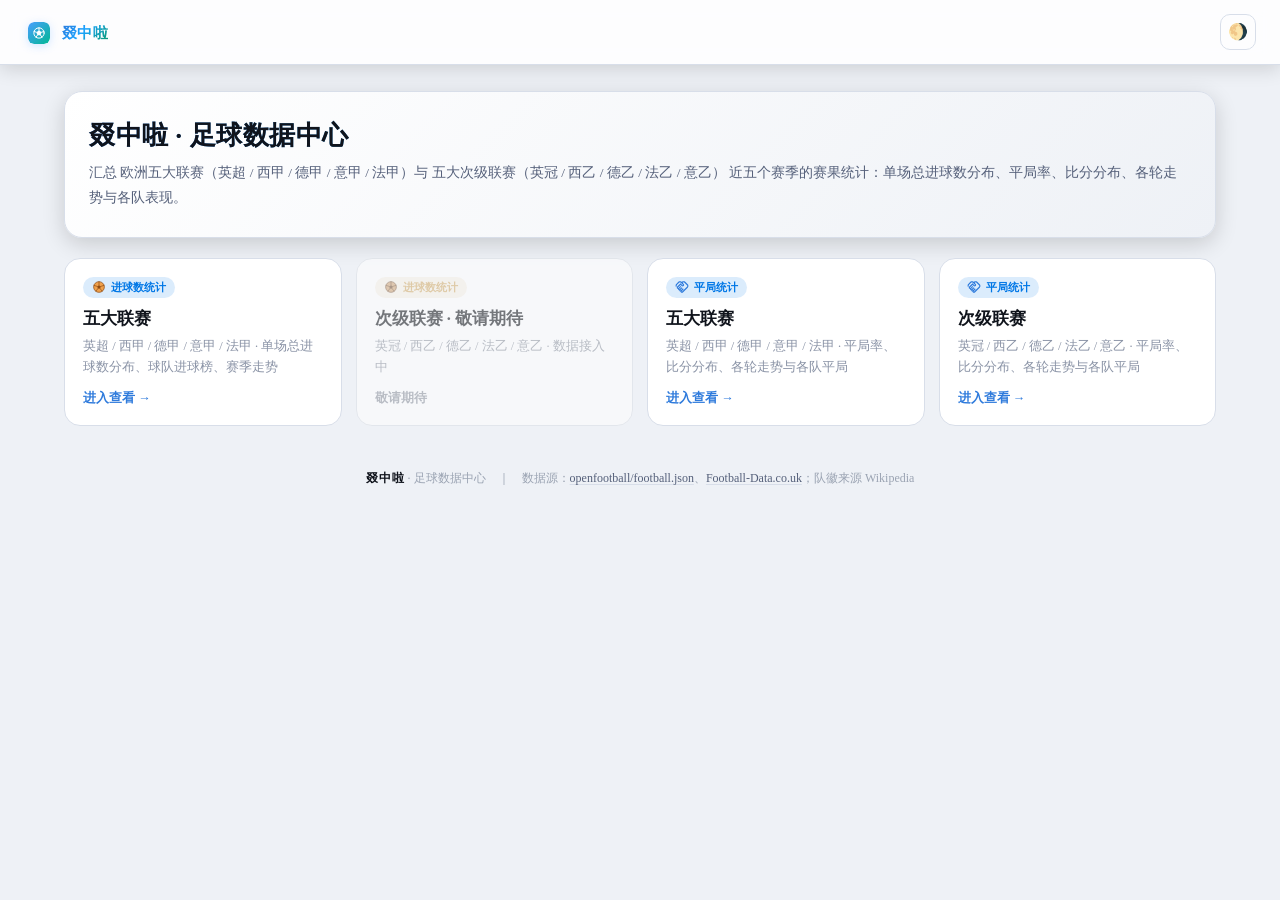
<file: index.html>
<!DOCTYPE html>
<html lang="zh-CN" data-page-node-id="cbToKsTEHoGBVEg3cP0ci5">
<head data-page-node-id="YxL5CW4cxotyTNHo0gKds8">
<meta charset="UTF-8" data-page-node-id="BdvsLjsyoaGh5UC2xqi9ds">
<meta name="viewport" content="width=device-width,initial-scale=1,viewport-fit=cover" data-page-node-id="pswrDEK8LVTEwrhjxKFU3U">
<meta name="theme-color" content="#0f1117" data-page-node-id="QHJm5dUS3RjRfEZG2bnQy9">
<!-- 预备绘制阶段按系统外观选画布底色，避免浅色主题刷新/跳转先闪一下深色（黑屏）。
     实际主题仍由下方首帧内联脚本写 data-theme 决定，这里只管「首帧前那一下」。 -->
<meta name="theme-color" media="(prefers-color-scheme: light)" content="#eef1f6">
<meta name="theme-color" media="(prefers-color-scheme: dark)" content="#0f1117">
<!-- 首帧前定主题：主题原先由 site.js 在 body 里设置，浏览器会先按 :root 的深色变量画一帧，
     浅色主题下就表现为「刷新 / 切页闪一下黑」。这段内联脚本在 head 里同步执行，首帧之前就写好
     data-theme，闪黑从根上消失；site.js 之后会再算一次，结果一致，无副作用。 -->
<script>(function(){try{var m=null,k=['qzl_theme','fbg_theme'];for(var i=0;i<k.length;i++){try{m=localStorage.getItem(k[i]);}catch(e){}if(m)break;}if(m!=='auto'&&m!=='light'&&m!=='dark')m='auto';var t=m;if(m==='auto'){var hh=new Date().getHours();t=(hh>=6&&hh<18)?'light':'dark';if(window.matchMedia){if(matchMedia('(prefers-color-scheme: dark)').matches)t='dark';else if(matchMedia('(prefers-color-scheme: light)').matches)t='light';}}var r=document.documentElement;r.setAttribute('data-theme',t);r.style.colorScheme=t;var mt=document.querySelector('meta[name="theme-color"]');if(mt)mt.setAttribute('content',t==='dark'?'#0f1117':'#eef1f6');}catch(e){}})();</script>
<meta name="description" content="叕中啦 · 足球数据中心：欧洲五大联赛与五大次级联赛的进球数分布、平局率、比分分布与各队统计。" data-page-node-id="04CAaIW8y2YyAoIRgw60M8">
<title>叕中啦 · 足球数据中心</title>
<link rel="stylesheet" href="assets/css/site.css" data-page-node-id="uUmFiPJ0p5EW0uNkQxRRHg">
</head>
<body data-page-node-id="enuNzSiK9KAh7jcKH8v7DD">
<div id="siteNav" data-page-node-id="gRwN08yKjnQuXSoOKNmMaV"></div>
<script>window.SITE_ROOT='';window.SITE_NO_SEL=true; /* 首页去掉页头下拉（统计主题/联赛层级/范围），只留主题按钮 */</script>
<script src="assets/js/site.js"></script>

<div class="home" data-page-node-id="FuEG4AGClxRp4DGa1XQ43v">
  <div class="home-hero" data-page-node-id="nxftpd5ML5tpbiBEskdBQh">
    <h1 data-page-node-id="Ll070t7ZZfCmAZwvGfiCiX"><span class="plain" data-page-node-id="MHz43Ao7TbXpFiJloGnLIE">叕中啦 ·</span> 足球数据中心</h1>
    <p data-page-node-id="NZULcHu2cUWr11BvUJ1Knr">汇总 欧洲五大联赛（英超 / 西甲 / 德甲 / 意甲 / 法甲）与 五大次级联赛（英冠 / 西乙 / 德乙 / 法乙 / 意乙）
       近五个赛季的赛果统计：单场总进球数分布、平局率、比分分布、各轮走势与各队表现。</p>
  </div>

  <div class="home-grid" id="homeCards" data-page-node-id="WxdpA1CWpYzK434iR58QPe"></div>

  <!-- 新增页面：编辑 assets/js/site.js 顶部的 SITE_NAV 配置即可，导航与首页卡片会自动同步。
       （原为页脚可见文案，现移入注释，让页脚与各统计页一样单行、位置统一） -->
  <div class="home-footer" data-page-node-id="tQ4Lbvcv6kCoW27anz2cgH">
    <span class="ft-brand" data-page-node-id="Msnurd75m5scSgFJqf2KIq">叕中啦</span> · 足球数据中心　｜　数据源：<a href="https://github.com/openfootball/football.json" target="_blank" rel="noopener" data-page-node-id="A1wTp6q3bo9QX6Tb1f26y9">openfootball/football.json</a>、<a href="https://www.football-data.co.uk/data.php" target="_blank" rel="noopener" data-page-node-id="R4kRjwWU6b09kPWliOI0nj">Football-Data.co.uk</a>；队徽来源 Wikipedia
  </div>
</div>

<script>
(function(){
  var NAV = window.SITE_NAV || [], url = window.SITE_PAGE_URL || function(f){ return 'pages/'+f; };
  var box = document.getElementById('homeCards');
  if(!box) return;
  // 卡片图标（14px，嵌在「统计类型」标签里）：平局统计→蓝色握手，进球数统计→经典足球。
  // 彩色实心小图标；不再是铺满整卡的大底纹，避免抢正文。
  var ART_SVG = {
    'draws':"<svg class=\"tag-ic blue\" viewBox=\"0 -960 960 960\" aria-hidden=\"true\"><path d=\"M475-160q4 0 8-2t6-4l328-328q12-12 17.5-27t5.5-30q0-16-5.5-30.5T817-607L647-777q-11-12-25.5-17.5T591-800q-15 0-30 5.5T534-777l-11 11 74 75q15 14 22 32t7 38q0 42-28.5 70.5T527-522q-20 0-38.5-7T456-550l-75-74-175 175q-3 3-4.5 6.5T200-435q0 8 6 14.5t14 6.5q4 0 8-2t6-4l136-136 56 56-135 136q-3 3-4.5 6.5T285-350q0 8 6 14t14 6q4 0 8-2t6-4l136-135 56 56-135 136q-3 2-4.5 6t-1.5 8q0 8 6 14t14 6q4 0 7.5-1.5t6.5-4.5l136-135 56 56-136 136q-3 3-4.5 6.5T454-180q0 8 6.5 14t14.5 6Zm-1 80q-37 0-65.5-24.5T375-166q-34-5-57-28t-28-57q-34-5-56.5-28.5T206-336q-38-5-62-33t-24-66q0-20 7.5-38.5T149-506l232-231 131 131q2 3 6 4.5t8 1.5q9 0 15-5.5t6-14.5q0-4-1.5-8t-4.5-6L398-777q-11-12-25.5-17.5T342-800q-15 0-30 5.5T285-777L144-635q-9 9-15 21t-8 24q-2 12 0 24.5t8 23.5l-58 58q-17-23-25-50.5T40-590q2-28 14-54.5T87-692l141-141q24-23 53.5-35t60.5-12q31 0 60.5 12t52.5 35l11 11 11-11q24-23 53.5-35t60.5-12q31 0 60.5 12t52.5 35l169 169q23 23 35 53t12 61q0 31-12 60.5T873-437L545-110q-14 14-32.5 22T474-80Zm-99-560Z\"/></svg>",
    'goals':'<svg class="tag-ic" viewBox="0 0 24 24" aria-hidden="true">'
      + '<circle cx="12" cy="12" r="9.2" fill="#f0a04b"/>'
      + '<path d="M12 8.8 15.04 11.01 13.88 14.59 10.12 14.59 8.96 11.01Z" fill="#8c4a12"/>'
      + '<g fill="none" stroke="#8c4a12" stroke-width="1.15" stroke-linecap="round">'
      + '<path d="M12 8.8V3"/><path d="M15.04 11.01 20.56 9.22"/>'
      + '<path d="M13.88 14.59 17.29 19.28"/><path d="M10.12 14.59 6.71 19.28"/>'
      + '<path d="M8.96 11.01 3.44 9.22"/></g>'
      + '<circle cx="12" cy="12" r="9.2" fill="none" stroke="#8c4a12" stroke-width="1.2"/>'
      + '</svg>'
  };
  var h = '';
  NAV.forEach(function(gp){
    var art = ART_SVG[gp.id] || '';
    gp.items.forEach(function(it){
      var cls = 'home-card'+(it.ready?'':' disabled wait');
      if(it.ready){
        h += '<a class="'+cls+'" href="'+url(it.file)+'">';
      } else {
        // 敬请期待：用 <div>（非 <a>）+ aria-disabled，真正不可点击、灰态
        h += '<div class="'+cls+'" role="link" aria-disabled="true" tabindex="-1">';
      }
      h += '<span class="tag'+(it.ready?'':' wait')+'">'+art+gp.label+'</span>'
         + '<h3>'+it.label+(it.ready?'':' · 敬请期待')+'</h3>'
         + '<div class="d">'+it.desc+'</div>'
         + '<div class="go">'+(it.ready?'进入查看 →':'敬请期待')+'</div>'
         + (it.ready?'</a>':'</div>');
    });
  });
  box.innerHTML = h;
})();
</script>
</body>
</html>
</file>
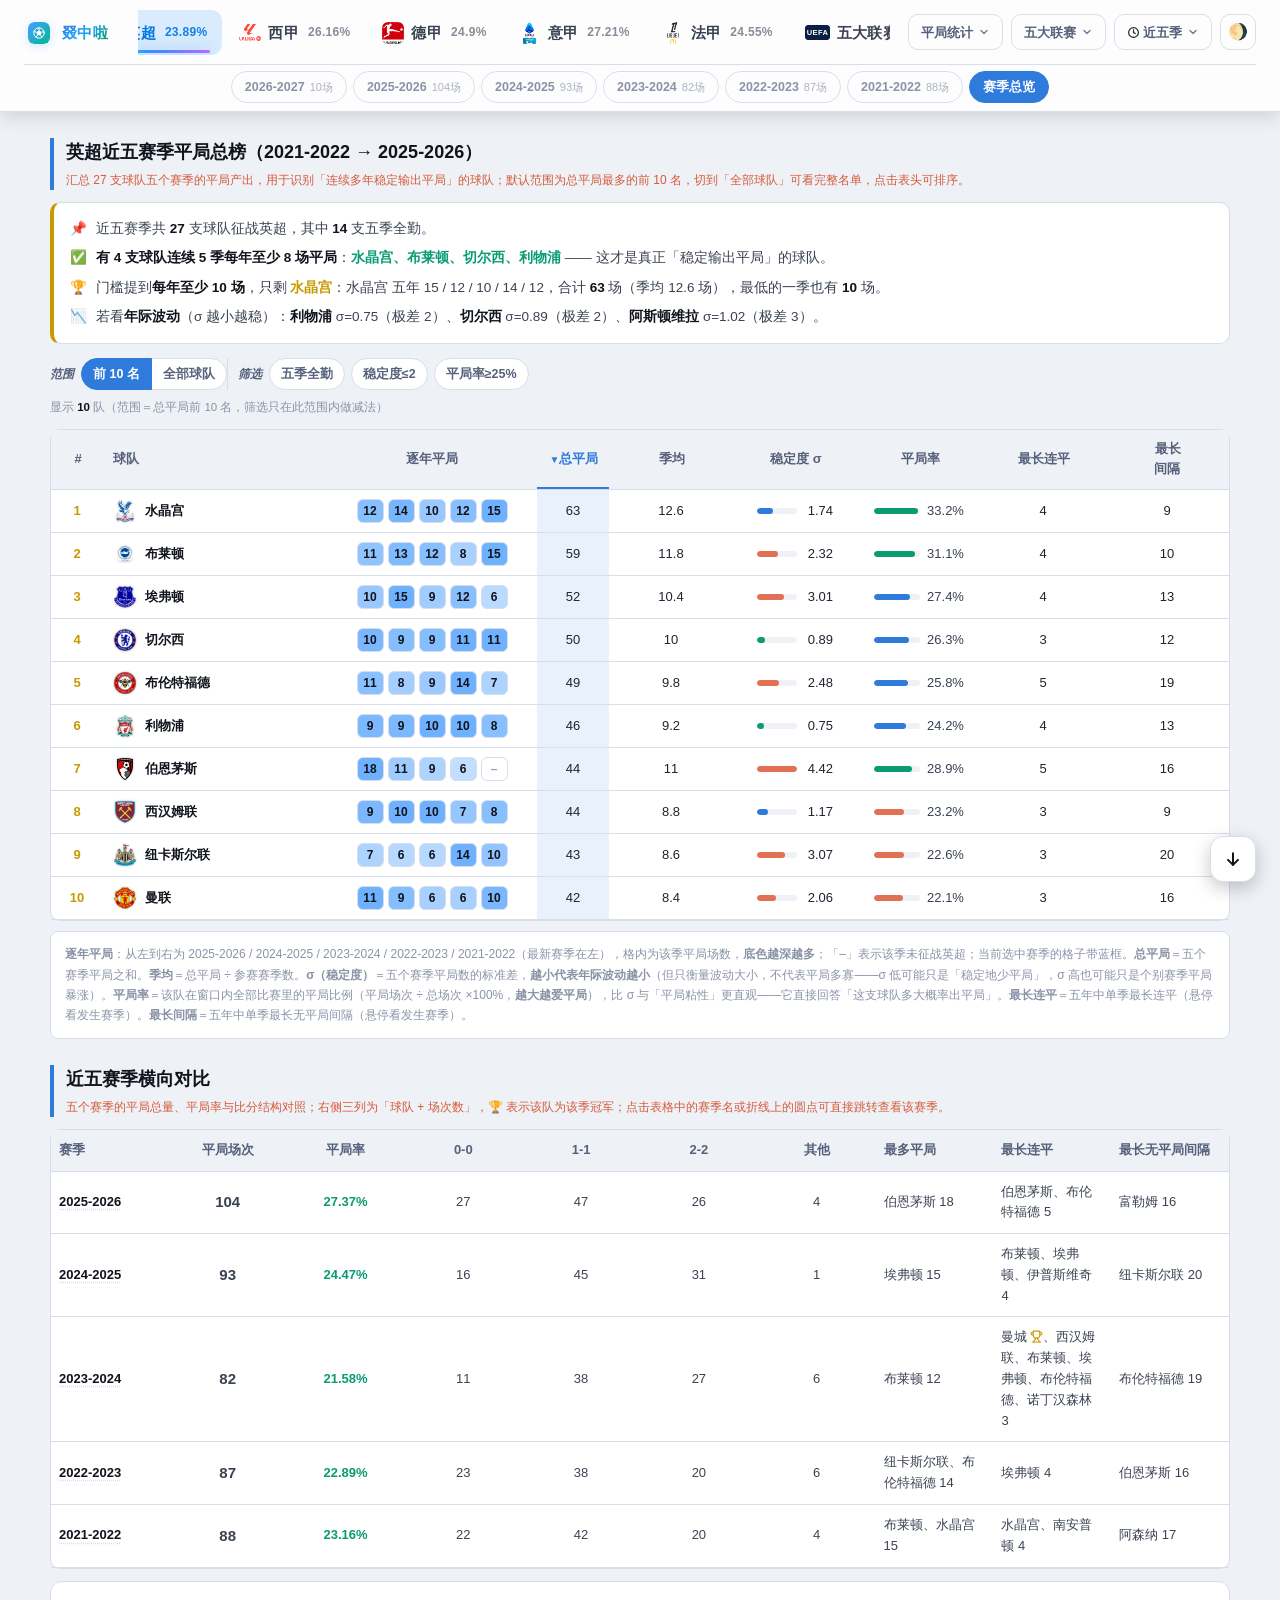
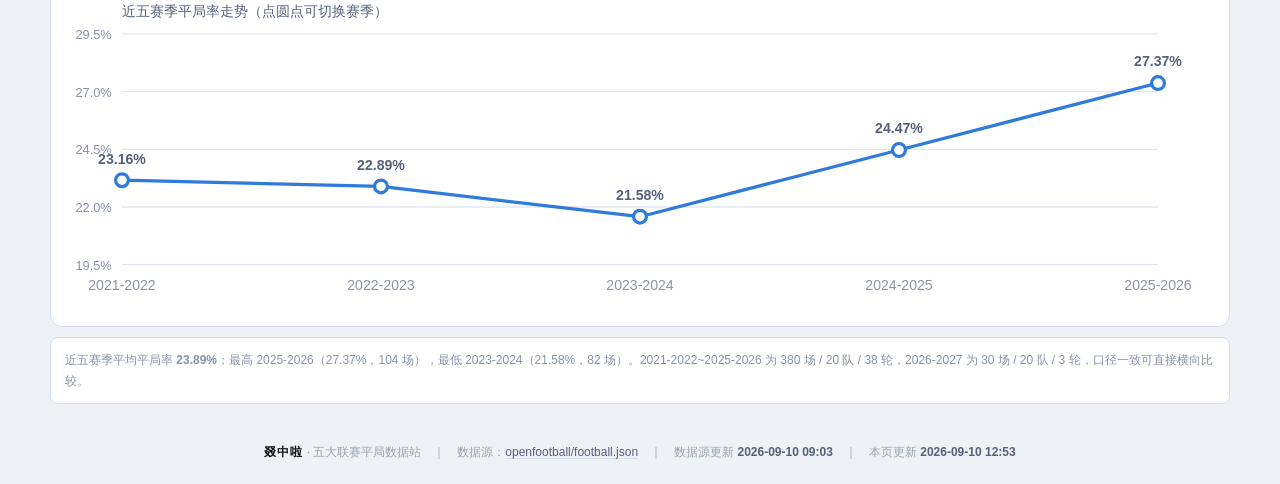
<file: pages/draws-big5.html>
<!DOCTYPE html>
<html lang="zh-CN" data-page-node-id="A4z3fETXkBf1K8kkB5iyww">
<head data-page-node-id="joDCsVFnF0IBvmENT1LU9e">
<meta charset="UTF-8" data-page-node-id="9fSUdAWvU2UBfT5MFV62J3">
<meta name="viewport" content="width=device-width,initial-scale=1,viewport-fit=cover" data-page-node-id="dN8Kh18kUV9xndI8mejfSN">
<meta name="theme-color" content="#0f1117" data-page-node-id="WghBkelbPUv4kxQfyFegV0">
<meta name="theme-color" media="(prefers-color-scheme: light)" content="#eef1f6">
<meta name="theme-color" media="(prefers-color-scheme: dark)" content="#0f1117">
<!-- 首帧前定主题（消除刷新 / 切页闪黑，详见 index.html 同名注释） -->
<script>(function(){try{var m=null,k=['qzl_theme','fbg_theme'];for(var i=0;i<k.length;i++){try{m=localStorage.getItem(k[i]);}catch(e){}if(m)break;}if(m!=='auto'&&m!=='light'&&m!=='dark')m='auto';var t=m;if(m==='auto'){var hh=new Date().getHours();t=(hh>=6&&hh<18)?'light':'dark';if(window.matchMedia){if(matchMedia('(prefers-color-scheme: dark)').matches)t='dark';else if(matchMedia('(prefers-color-scheme: light)').matches)t='light';}}var r=document.documentElement;r.setAttribute('data-theme',t);r.style.colorScheme=t;var mt=document.querySelector('meta[name="theme-color"]');if(mt)mt.setAttribute('content',t==='dark'?'#0f1117':'#eef1f6');}catch(e){}})();</script>
<meta name="description" content="叕中啦 · 五大联赛（英超/西甲/德甲/意甲/法甲）近五赛季平局数据专题：平局率、比分分布、各轮走势与各队平局统计。" data-page-node-id="8YHou3L16HYseCnjvtxjJT">
<title>叕中啦 · 五大联赛近五赛季平局数据（英超/西甲/德甲/意甲/法甲）</title>
<link rel="stylesheet" href="../assets/css/draws-big5.css" data-page-node-id="cWDfdFSJo1VpIclb27H2cD">
<link rel="stylesheet" href="../assets/css/site.css" data-page-node-id="B6sLiHzCLvlonLuj2nqRFp">
<style id="bootCss">
/* 遮罩首帧就是不透明的页面底色（与页面背景同色，所以看不出「多了一层」）；
   骨架块延迟 0.25s 才淡入 —— 加载快的页面根本看不到骨架，也就不会「闪一下」。 */
#bootVeil{position:fixed;inset:0;z-index:150;background:var(--bg,#0f1117);pointer-events:none;overflow:hidden;}
#bootVeil .bv-wrap{opacity:0;animation:bvIn .22s ease .25s forwards;}
@keyframes bvIn{to{opacity:1;}}
#bootVeil.out{animation:bvOut .28s ease forwards;}
@keyframes bvOut{from{opacity:1;}to{opacity:0;}}
[data-theme="light"] #bootVeil{background:#eef1f6;}
.bv-wrap{position:absolute;top:calc(var(--site-top-h,64px) + 22px);left:0;right:0;
  margin:0 auto;max-width:1180px;padding:0 22px;}
.bv-sh{position:relative;overflow:hidden;border-radius:9px;background:var(--card2,#252836);}
[data-theme="light"] .bv-sh{background:#e3e8f0;}
.bv-sh::after{content:"";position:absolute;inset:0;transform:translateX(-100%);
  background:linear-gradient(90deg,transparent,rgba(255,255,255,.05),transparent);
  animation:bvShim 1.3s infinite;}
[data-theme="light"] .bv-sh::after{background:linear-gradient(90deg,transparent,rgba(0,0,0,.045),transparent);}
@keyframes bvShim{to{transform:translateX(100%);}}
.bv-t{width:200px;height:20px;margin-bottom:18px;}
.bv-g{display:flex;gap:14px;flex-wrap:wrap;margin-bottom:14px;}
.bv-g>.bv-sh{flex:1 1 200px;height:92px;}
.bv-card{height:216px;margin-bottom:14px;}
.bv-l{height:12px;margin-bottom:9px;border-radius:6px;}
.bv-l.w7{width:74%;} .bv-l.w6{width:58%;}
@media (max-width:820px){.bv-wrap{padding:0 14px;}.bv-t{width:140px;}.bv-card{height:170px;}
  .bv-g>.bv-sh{flex:1 1 140px;height:80px;}}
@media (prefers-reduced-motion:reduce){#bootVeil{animation-duration:.01s;}.bv-sh::after{animation:none;}}
</style>
</head>
<body data-page-node-id="X6GJ2qG42PuJ6vcYTMyuHN">
<div id="bootVeil" aria-hidden="true"><div class="bv-wrap">
  <div class="bv-sh bv-t"></div>
  <div class="bv-g"><div class="bv-sh"></div><div class="bv-sh"></div><div class="bv-sh"></div></div>
  <div class="bv-sh bv-card"></div>
  <div class="bv-sh bv-l"></div><div class="bv-sh bv-l w7"></div><div class="bv-sh bv-l w6"></div>
</div></div>
<div id="siteNav" data-page-node-id="FIzUuI4sk6CsYkYrY3PDUC"></div>
<script>window.SITE_ROOT='../';</script>
<script src="../assets/js/site.js"></script>
<div class="trend-tip" id="avgTip" data-page-node-id="XwGWmHuwZxnlClpJWEDFDU"></div>

<header class="site-head" data-page-node-id="TnJprzrOSxePn58flPvmZW">
  <div class="brand" data-page-node-id="nZGNGzyIEiHAELhOvgVbal">
    <svg class="mark" viewBox="0 0 40 40" aria-hidden="true" data-page-node-id="3IEc3ciSTlpTYauC9hPGUu">
      <defs data-page-node-id="gsgJKl8kygqXJ0C8VYAugz"><linearGradient id="qzlGrad" x1="0" y1="0" x2="1" y2="1" data-page-node-id="ldonKWltcfJJV6er6r9no5"><stop offset="0" stop-color="#4a9eff" data-page-node-id="0LxJjevAmM7GeYcsSo2DkI"/><stop offset="1" stop-color="#00b894" data-page-node-id="BhQLKGFOO22pSgrMcdJ4uP"/></linearGradient></defs>
      <rect width="40" height="40" rx="11" fill="url(#qzlGrad)" data-page-node-id="6yZWO8D7NRBe6626QoghyJ"/>
      <g fill="none" stroke="#fff" stroke-width="1.8" stroke-linecap="round" stroke-linejoin="round" data-page-node-id="1UnpD0jelnnEJzQTkT97xd">
        <circle cx="20" cy="20" r="9.4" data-page-node-id="YBwVwddyzxYwikHxqEupfi"/>
        <path d="M20 15 L24.76 18.55 L22.94 24.05 L17.06 24.05 L15.24 18.55 Z" fill="#fff" stroke="none" data-page-node-id="NiY01vn6hCuRBekhc1yJhQ"/>
        <path d="M20 15 V10.6" data-page-node-id="1wyAy02nWLHHhdL7g7VkCq"/><path d="M24.76 18.55 L28.99 17.26" data-page-node-id="ZimJTH5wc7aA9lrYp6XpEn"/><path d="M22.94 24.05 L25.53 27.61" data-page-node-id="xTO4RsHTsBCJzIyamNa64b"/>
        <path d="M17.06 24.05 L14.47 27.61" data-page-node-id="XDrplsjoHe0Jxds1wop6s0"/><path d="M15.24 18.55 L11.01 17.26" data-page-node-id="loKN303paAEvS7UqshFclG"/>
      </g>
    </svg>
    <span class="brand-txt" data-page-node-id="JyEWRxeZzHrqbhtlLd7Tih">
      <span class="nm" data-page-node-id="puYMNYAddQR7o8m0Hz1tYT">叕中啦</span>
      <span class="sl" data-page-node-id="s0wANaIBVz5YqRCUMPHTBF">叕中啦 · 五大联赛平局数据站</span>
    </span>
  </div>
  <nav class="crumb" id="headCrumb" aria-label="当前位置" data-page-node-id="OgQb4mpzbSatwGeHLGo0Eg"></nav>
  <button class="theme-btn" id="themeBtn" onclick="toggleTheme()" data-page-node-id="sJ4ALMEvToaXJRvP0CIgSn">🌗 自动</button>
</header>
<div class="scroll-nav" data-page-node-id="FHLBR39nCZT591MZxO5Z7O">
  <button class="scroll-btn" id="toTop" onclick="window.scrollTo({top:0,behavior:'smooth'})" aria-label="回到页头" data-page-node-id="h1hqq95IvwGWGkK9vDDxhA"><svg viewBox="0 0 24 24" fill="none" stroke="currentColor" stroke-width="2.4" stroke-linecap="round" stroke-linejoin="round" data-page-node-id="SgKAWriifYnIoiGO71EODB"><path d="M12 19V5" data-page-node-id="pcEVbM8uqCIEjh31baED4j"/><path d="M6 11l6-6 6 6" data-page-node-id="nDZOE5RisMUk7YWdK7GFEv"/></svg></button>
  <button class="scroll-btn" id="toBottom" onclick="window.scrollTo({top:document.documentElement.scrollHeight,behavior:'smooth'})" aria-label="回到页脚" data-page-node-id="iVKVvLCsYCg4sU42lH8wqU"><svg viewBox="0 0 24 24" fill="none" stroke="currentColor" stroke-width="2.4" stroke-linecap="round" stroke-linejoin="round" data-page-node-id="zi394CEISAgJZgFskefAo2"><path d="M12 5v14" data-page-node-id="CYbZuX4B7dEXewhHhqZoaU"/><path d="M6 13l6 6 6-6" data-page-node-id="a8IIXuN4zeejnfNgYBAhIA"/></svg></button>
</div>

<div class="container" data-page-node-id="FdX4ET4nT65COfLGKEemkh">
  <div class="stickynav" data-page-node-id="A83Jlx7WruMsRfm3oadkoF">
    <div class="league-tabs" id="leagueTabs" data-page-node-id="k2LvKfbPg5Ru24MHoVHfbW"></div>
    <div class="navrow" data-page-node-id="KAD6qeziXItm6rQkNDAuVF">
      <div class="season-tabs" id="seasonTabs" data-page-node-id="OT71kMCXY0lVTOJf16gdVi"></div>
      <div class="win-switch" id="winSwitch" role="group" aria-label="赛季范围" data-page-node-id="uFtHgDIpZNYMaFCVcADkpN"></div>
    </div>
  </div>

  <div id="viewSeason" data-page-node-id="xO31dKr7fgyNBcvAbfgqTZ">
    <div class="stat-strip" id="statGrid" data-page-node-id="19IBNEM5W2LzgkGnBIAeyc"></div>

    <div class="section-title" id="stOverall" data-page-node-id="5w5PAwE7147FWoWOdJxMxJ"></div>
    <div id="overview" data-page-node-id="bw24xl4jxcdDolzG6vzSt2"></div>
    <div class="ov-note" id="ovNote" data-page-node-id="ssDZVNPzC003qdcCYoGAfh"></div>

    <div class="section-title" id="stTrend" data-page-node-id="bZxTnBRiHwiEu2PXCN6v6L"></div>
    <div class="chart-card" data-page-node-id="XamdY8IBivNLxYsUyCUXUO"><div id="trend" data-page-node-id="NL2T52C2QvXjhMETjvjlkk"></div></div>

    <div class="section-title" id="stTeams" data-page-node-id="hJBrRbxH5vYTWEu2MICofl"></div>
    <div class="teamtools" id="teamTools" data-page-node-id="Xjoe5AS7hE7DtRXnayWTil">
      <button class="ttbtn" id="bkToggleTeam" type="button" data-page-node-id="yfg9xVG5JZNtc4hvyHmADE"></button>
      <span class="ttsort" id="teamSortChip" data-page-node-id="J1wLYjjYzox2LZZl4OnfCU"></span>
    </div>
    <div class="tw-wrap" id="teamWrap" data-page-node-id="Q7SGeiJxjTtsqIJaDqf8Il">
      <div class="tw" id="teamScroll" data-page-node-id="RwGnUaddSXv1psWqfLlCte">
        <table class="team-table" id="teamTable" data-page-node-id="kiGBBPsdvXVH9lF6B0WuB2"></table>
      </div>
      <div class="more-hint" data-page-node-id="3lqbKQTUCvzrpGvbjq0IE1"><svg viewBox="0 0 24 24" fill="none" stroke="currentColor" stroke-width="2.4" stroke-linecap="round" stroke-linejoin="round" data-page-node-id="kuRjgSW3RB62yTP3tpCcZm"><path d="M9 6l6 6-6 6" data-page-node-id="CZq5vFPZ88NVDFjw1Qae6R"/></svg></div>
    </div>
    <div class="note" id="teamNote" data-page-node-id="15fpa2F91aD1r9HMvYw9eJ"></div>
    <div class="section-title" id="form5Title" data-page-node-id="7g8bQI1MU3PAbgCuaZ77Eb">本赛季各队胜平负走势分布</div>
    <div class="note" id="form5Note" data-page-node-id="H6zIZFiuHRkXtOcwmMwxO5"></div>
    <div class="form5-filter" id="form5Filter" data-page-node-id="PkNSSdwFVUihyO5JzDNGiJ"></div>
    <div class="form5-strips" id="form5Strips" data-page-node-id="zuGOcbuMBzSsmhdVbVlbXJ"></div>
  </div>

  <div id="viewOverview" data-page-node-id="zWei4tg9EX7IL65lJVKNfo">
    <div class="section-title" id="stTop" data-page-node-id="iD1mhiI8tnyrHdRmlTZfVw"></div>
    <div class="findings" id="findings" data-page-node-id="viswG1yJKTN6NBM8o56SeD"></div>
    <div class="top-tools" id="topTools" data-page-node-id="mSXkdklwCnW5LLrGoeJSQD">
      <span id="topGroups" data-page-node-id="PNlb6nyMxUqbNLIo6oHHnX"></span>
      <span class="cnt-note" id="topCount" data-page-node-id="1YHBFRpEKH6qvA1WwtEKBU"></span>
    </div>
    <div class="tw-wrap" id="topWrap" data-page-node-id="LrmZ4ngU5lgiPmRSjvp9lf">
      <div class="tw" id="topScroll" data-page-node-id="9qZFxsXhwzIcfUx9bDgBsB">
        <table class="team-table top-table" id="topTable" data-page-node-id="ANe709LRzFrR30ShxPToQs"></table>
      </div>
      <div class="more-hint" data-page-node-id="z3tc4dXwYkYBSHEpBK6T6f"><svg viewBox="0 0 24 24" fill="none" stroke="currentColor" stroke-width="2.4" stroke-linecap="round" stroke-linejoin="round" data-page-node-id="EMaMOPYZGZKD9x6sHLUoSy"><path d="M9 6l6 6-6 6" data-page-node-id="xcDaEt4T9Bp6z7SNk17CGC"/></svg></div>
    </div>
    <div class="note" id="topNote" data-page-node-id="EixAgjPyWTwEqiHQL4G3xB"></div>

    <div class="section-title" id="cmpTitle" data-page-node-id="Efp2qFsvoF3uzZxD9susqa">近五赛季横向对比
      <span class="note-flag" data-page-node-id="beTDJ7FctiUYwEVd6v6fpE">五个赛季的平局总量、平局率与比分结构对照；右侧三列为「球队 + 场次数」，🏆 表示该队为该季冠军；点击表格中的赛季名或折线上的圆点可直接跳转查看该赛季。</span>
    </div>
    <div class="tw-wrap" id="cmpWrap" data-page-node-id="HMh5DFaanr8VK7VoE7JrcV">
      <div class="tw" id="cmpScroll" data-page-node-id="lEURqZAAvdXDk17P2HFW0Z">
        <table class="cmp-table" id="cmpTable" data-page-node-id="2lMtaG2PZXj21C2TsEEhoB"></table>
      </div>
      <div class="more-hint" data-page-node-id="YIikBOYU3zXkvuqbRWlue8"><svg viewBox="0 0 24 24" fill="none" stroke="currentColor" stroke-width="2.4" stroke-linecap="round" stroke-linejoin="round" data-page-node-id="6Uhb8Z1qATemO44Bqo46OJ"><path d="M9 6l6 6-6 6" data-page-node-id="NBKFbIE5gn5DK9pkDu6UGr"/></svg></div>
    </div>
    <div class="chart-card" style="margin-top:12px" data-page-node-id="6VWTniA3ZYhsSV8q3R7HMZ"><div id="cmpChart" data-page-node-id="ygRIEsGFBNxr0yV7nVwkLI"></div></div>
    <div class="note" id="cmpNote" data-page-node-id="9BqahanR167ijHfrWJt7dh"></div>
  </div>

  <div id="viewBig5" data-page-node-id="XtLaNFqIkZHcWdCchqjM0r">
    <div class="section-title" id="big5Title" data-page-node-id="HdBIXY8yIJhiar6bE4RulS">五大联赛横向对照
      <span class="note-flag" id="big5TitleNote" data-page-node-id="H2rP7eItF6GLR4kIcQrsGX"></span>
    </div>
    <div class="tw-wrap" id="big5Wrap" data-page-node-id="YyJhjyHNxPkJS9LfyBHg9R">
      <div class="tw" id="big5Scroll" data-page-node-id="qO77JUUL7B5C3TYXlDGch4">
        <table class="cmp-table" id="big5Table" data-page-node-id="BI1A6GqLfyIYa9gDVfJ4Qc"></table>
      </div>
      <div class="more-hint" data-page-node-id="wCGGzcpAen3EEEuLu6Dhy7"><svg viewBox="0 0 24 24" fill="none" stroke="currentColor" stroke-width="2.4" stroke-linecap="round" stroke-linejoin="round" data-page-node-id="Nvj8g2uJGevKT4yS8ivU6Q"><path d="M9 6l6 6-6 6" data-page-node-id="FfPpD1CEYANxnLLEnfCaIB"/></svg></div>
    </div>
    <div class="chart-card" style="margin-top:12px" data-page-node-id="47BCDNTMHnwm2oGFBg9mvt"><div id="big5Chart" data-page-node-id="9kqLhG8GYoOqYUMVulGctQ"></div></div>
    <div class="note" id="big5Note" data-page-node-id="NcDepjBJRDrdlEJGu7SEMr"></div>
  </div>

  <div class="footer" data-page-node-id="kfQB76nUdjGB1Hgy129mLR">
    <span class="ft-brand" data-page-node-id="Msnurd75m5scSgFJqf2KIq">叕中啦</span> · 五大联赛平局数据站　｜　数据源：<a href="https://github.com/openfootball/football.json" target="_blank" data-page-node-id="PCiroDoOUBMPK2iGmcH2SC">openfootball/football.json</a>　｜　<span data-page-node-id="owAHYgb0DbcTjdLpDDgdmG">数据源更新 <b id="ftSrc" data-page-node-id="2uAqEt5v2CipuEFc2IqUop">–</b></span>　｜　<span data-page-node-id="f6aVYUkDHSgsgLqEWHEtbB">本页更新 <b id="ftGen" data-page-node-id="L965bpQ2LNo5CaEx2YBi6W">–</b></span>
    <!-- 自动化任务标识已停用（原：由本机定时任务每日 09:00 拉取赛果并重新生成本页）。
         后续重建自动化任务时，把下面这段注释解开即可：
         <span class="ft-auto"><svg .../>每日 09:00 自动更新</span> -->
  </div>
</div>

<div class="rtip" id="rowTip" data-page-node-id="iRVhuStGVUayGHYgadyDom"></div>
<div class="trend-tip" id="topTip" data-page-node-id="nW0Q2dQs0D1BAbMRaCbmJV"></div>
<div class="trend-tip" id="formTip" style="max-width:300px" data-page-node-id="76lROm7KHqdFDVDH7VfUCH"></div>
<script defer src="../assets/js/draws-big5-data.js"></script>
<script defer src="../assets/js/draws-big5.js"></script>
</body>
</html>
</file>
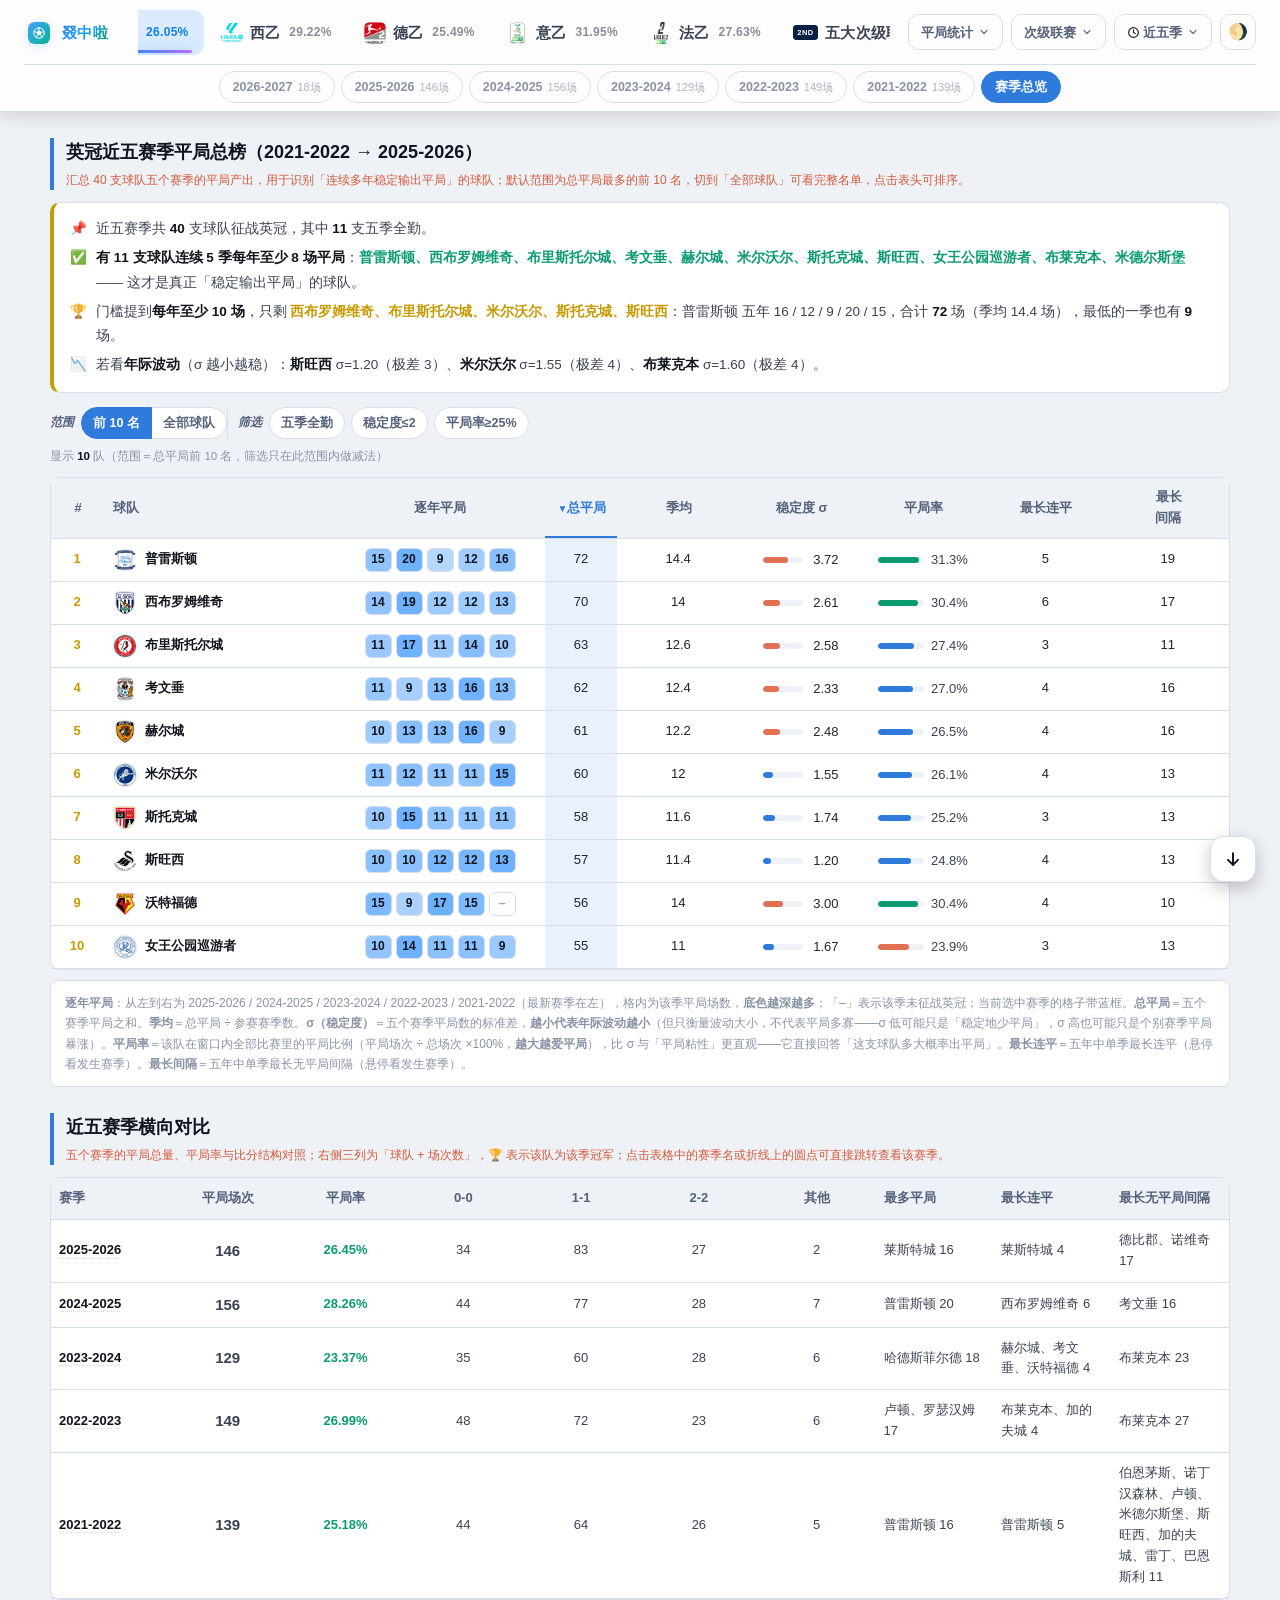
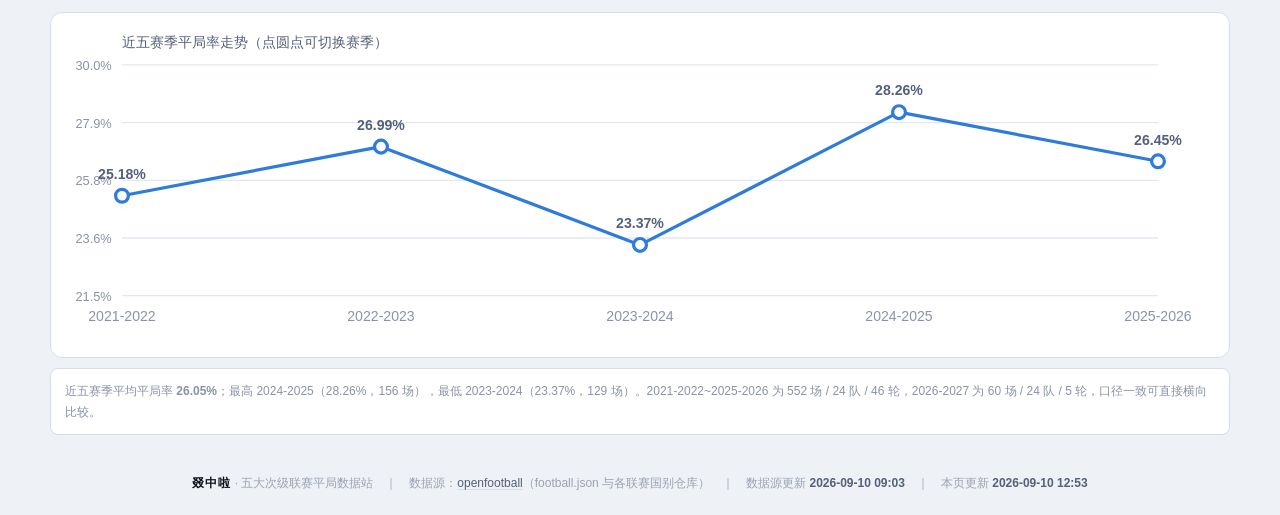
<file: pages/draws-champ.html>
<!DOCTYPE html>
<html lang="zh-CN">
<head>
<meta charset="UTF-8">
<meta name="viewport" content="width=device-width,initial-scale=1,viewport-fit=cover">
<meta name="theme-color" content="#0f1117">
<meta name="theme-color" media="(prefers-color-scheme: light)" content="#eef1f6">
<meta name="theme-color" media="(prefers-color-scheme: dark)" content="#0f1117">
<!-- 首帧前定主题（消除刷新 / 切页闪黑，详见 index.html 同名注释） -->
<script>(function(){try{var m=null,k=['qzl_theme','fbg_theme'];for(var i=0;i<k.length;i++){try{m=localStorage.getItem(k[i]);}catch(e){}if(m)break;}if(m!=='auto'&&m!=='light'&&m!=='dark')m='auto';var t=m;if(m==='auto'){var hh=new Date().getHours();t=(hh>=6&&hh<18)?'light':'dark';if(window.matchMedia){if(matchMedia('(prefers-color-scheme: dark)').matches)t='dark';else if(matchMedia('(prefers-color-scheme: light)').matches)t='light';}}var r=document.documentElement;r.setAttribute('data-theme',t);r.style.colorScheme=t;var mt=document.querySelector('meta[name="theme-color"]');if(mt)mt.setAttribute('content',t==='dark'?'#0f1117':'#eef1f6');}catch(e){}})();</script>
<meta name="description" content="叕中啦 · 五大次级联赛（英冠/西乙/德乙/法乙/意乙）近五赛季平局数据专题：平局率、比分分布、各轮走势与各队平局统计。">
<title>叕中啦 · 五大次级联赛近五赛季平局数据（英冠/西乙/德乙/法乙/意乙）</title>
<link rel="stylesheet" href="../assets/css/draws-champ.css">
<link rel="stylesheet" href="../assets/css/site.css">
<style id="bootCss">
/* 遮罩首帧就是不透明的页面底色（与页面背景同色，所以看不出「多了一层」）；
   骨架块延迟 0.25s 才淡入 —— 加载快的页面根本看不到骨架，也就不会「闪一下」。 */
#bootVeil{position:fixed;inset:0;z-index:150;background:var(--bg,#0f1117);pointer-events:none;overflow:hidden;}
#bootVeil .bv-wrap{opacity:0;animation:bvIn .22s ease .25s forwards;}
@keyframes bvIn{to{opacity:1;}}
#bootVeil.out{animation:bvOut .28s ease forwards;}
@keyframes bvOut{from{opacity:1;}to{opacity:0;}}
[data-theme="light"] #bootVeil{background:#eef1f6;}
.bv-wrap{position:absolute;top:calc(var(--site-top-h,64px) + 22px);left:0;right:0;
  margin:0 auto;max-width:1180px;padding:0 22px;}
.bv-sh{position:relative;overflow:hidden;border-radius:9px;background:var(--card2,#252836);}
[data-theme="light"] .bv-sh{background:#e3e8f0;}
.bv-sh::after{content:"";position:absolute;inset:0;transform:translateX(-100%);
  background:linear-gradient(90deg,transparent,rgba(255,255,255,.05),transparent);
  animation:bvShim 1.3s infinite;}
[data-theme="light"] .bv-sh::after{background:linear-gradient(90deg,transparent,rgba(0,0,0,.045),transparent);}
@keyframes bvShim{to{transform:translateX(100%);}}
.bv-t{width:200px;height:20px;margin-bottom:18px;}
.bv-g{display:flex;gap:14px;flex-wrap:wrap;margin-bottom:14px;}
.bv-g>.bv-sh{flex:1 1 200px;height:92px;}
.bv-card{height:216px;margin-bottom:14px;}
.bv-l{height:12px;margin-bottom:9px;border-radius:6px;}
.bv-l.w7{width:74%;} .bv-l.w6{width:58%;}
@media (max-width:820px){.bv-wrap{padding:0 14px;}.bv-t{width:140px;}.bv-card{height:170px;}
  .bv-g>.bv-sh{flex:1 1 140px;height:80px;}}
@media (prefers-reduced-motion:reduce){#bootVeil{animation-duration:.01s;}.bv-sh::after{animation:none;}}
</style>
</head>
<body>
<div id="bootVeil" aria-hidden="true"><div class="bv-wrap">
  <div class="bv-sh bv-t"></div>
  <div class="bv-g"><div class="bv-sh"></div><div class="bv-sh"></div><div class="bv-sh"></div></div>
  <div class="bv-sh bv-card"></div>
  <div class="bv-sh bv-l"></div><div class="bv-sh bv-l w7"></div><div class="bv-sh bv-l w6"></div>
</div></div>
<div id="siteNav"></div>
<script>window.SITE_ROOT='../';</script>
<script src="../assets/js/site.js"></script>
<div class="trend-tip" id="avgTip"></div>

<header class="site-head">
  <div class="brand">
    <svg class="mark" viewBox="0 0 40 40" aria-hidden="true">
      <defs><linearGradient id="qzlGrad" x1="0" y1="0" x2="1" y2="1"><stop offset="0" stop-color="#4a9eff"/><stop offset="1" stop-color="#00b894"/></linearGradient></defs>
      <rect width="40" height="40" rx="11" fill="url(#qzlGrad)"/>
      <g fill="none" stroke="#fff" stroke-width="1.8" stroke-linecap="round" stroke-linejoin="round">
        <circle cx="20" cy="20" r="9.4"/>
        <path d="M20 15 L24.76 18.55 L22.94 24.05 L17.06 24.05 L15.24 18.55 Z" fill="#fff" stroke="none"/>
        <path d="M20 15 V10.6"/><path d="M24.76 18.55 L28.99 17.26"/><path d="M22.94 24.05 L25.53 27.61"/>
        <path d="M17.06 24.05 L14.47 27.61"/><path d="M15.24 18.55 L11.01 17.26"/>
      </g>
    </svg>
    <span class="brand-txt">
      <span class="nm">叕中啦</span>
      <span class="sl">叕中啦 · 五大次级联赛平局数据站</span>
    </span>
  </div>
  <nav class="crumb" id="headCrumb" aria-label="当前位置"></nav>
  <button class="theme-btn" id="themeBtn" onclick="toggleTheme()">🌗 自动</button>
</header>
<div class="scroll-nav">
  <button class="scroll-btn" id="toTop" onclick="window.scrollTo({top:0,behavior:'smooth'})" aria-label="回到页头"><svg viewBox="0 0 24 24" fill="none" stroke="currentColor" stroke-width="2.4" stroke-linecap="round" stroke-linejoin="round"><path d="M12 19V5"/><path d="M6 11l6-6 6 6"/></svg></button>
  <button class="scroll-btn" id="toBottom" onclick="window.scrollTo({top:document.documentElement.scrollHeight,behavior:'smooth'})" aria-label="回到页脚"><svg viewBox="0 0 24 24" fill="none" stroke="currentColor" stroke-width="2.4" stroke-linecap="round" stroke-linejoin="round"><path d="M12 5v14"/><path d="M6 13l6 6 6-6"/></svg></button>
</div>

<div class="container">
  <div class="stickynav">
    <div class="league-tabs" id="leagueTabs"></div>
    <div class="navrow">
      <div class="season-tabs" id="seasonTabs"></div>
      <div class="win-switch" id="winSwitch" role="group" aria-label="赛季范围"></div>
    </div>
  </div>

  <div id="viewSeason">
    <div class="stat-strip" id="statGrid"></div>

    <div class="section-title" id="stOverall"></div>
    <div id="overview"></div>
    <div class="ov-note" id="ovNote"></div>

    <div class="section-title" id="stTrend"></div>
    <div class="chart-card"><div id="trend"></div></div>

    <div class="section-title" id="stTeams"></div>
    <div class="teamtools" id="teamTools">
      <button class="ttbtn" id="bkToggleTeam" type="button"></button>
      <span class="ttsort" id="teamSortChip"></span>
    </div>
    <div class="tw-wrap" id="teamWrap">
      <div class="tw" id="teamScroll">
        <table class="team-table" id="teamTable"></table>
      </div>
      <div class="more-hint"><svg viewBox="0 0 24 24" fill="none" stroke="currentColor" stroke-width="2.4" stroke-linecap="round" stroke-linejoin="round"><path d="M9 6l6 6-6 6"/></svg></div>
    </div>
    <div class="note" id="teamNote"></div>
    <div class="section-title" id="form5Title">本赛季各队胜平负走势分布</div>
    <div class="note" id="form5Note"></div>
    <div class="form5-filter" id="form5Filter"></div>
    <div class="form5-strips" id="form5Strips"></div>
  </div>

  <div id="viewOverview">
    <div class="section-title" id="stTop"></div>
    <div class="findings" id="findings"></div>
    <div class="top-tools" id="topTools">
      <span id="topGroups"></span>
      <span class="cnt-note" id="topCount"></span>
    </div>
    <div class="tw-wrap" id="topWrap">
      <div class="tw" id="topScroll">
        <table class="team-table top-table" id="topTable"></table>
      </div>
      <div class="more-hint"><svg viewBox="0 0 24 24" fill="none" stroke="currentColor" stroke-width="2.4" stroke-linecap="round" stroke-linejoin="round"><path d="M9 6l6 6-6 6"/></svg></div>
    </div>
    <div class="note" id="topNote"></div>

    <div class="section-title" id="cmpTitle">近五赛季横向对比
      <span class="note-flag">五个赛季的平局总量、平局率与比分结构对照；右侧三列为「球队 + 场次数」，🏆 表示该队为该季冠军；点击表格中的赛季名或折线上的圆点可直接跳转查看该赛季。</span>
    </div>
    <div class="tw-wrap" id="cmpWrap">
      <div class="tw" id="cmpScroll">
        <table class="cmp-table" id="cmpTable"></table>
      </div>
      <div class="more-hint"><svg viewBox="0 0 24 24" fill="none" stroke="currentColor" stroke-width="2.4" stroke-linecap="round" stroke-linejoin="round"><path d="M9 6l6 6-6 6"/></svg></div>
    </div>
    <div class="chart-card" style="margin-top:12px"><div id="cmpChart"></div></div>
    <div class="note" id="cmpNote"></div>
  </div>

  <div id="viewBig5">
    <div class="section-title" id="big5Title">五大次级联赛横向对照
      <span class="note-flag" id="big5TitleNote"></span>
    </div>
    <div class="tw-wrap" id="big5Wrap">
      <div class="tw" id="big5Scroll">
        <table class="cmp-table" id="big5Table"></table>
      </div>
      <div class="more-hint"><svg viewBox="0 0 24 24" fill="none" stroke="currentColor" stroke-width="2.4" stroke-linecap="round" stroke-linejoin="round"><path d="M9 6l6 6-6 6"/></svg></div>
    </div>
    <div class="chart-card" style="margin-top:12px"><div id="big5Chart"></div></div>
    <div class="note" id="big5Note"></div>
  </div>

  <div class="footer">
    <span class="ft-brand">叕中啦</span> · 五大次级联赛平局数据站　｜　数据源：<a href="https://github.com/openfootball" target="_blank">openfootball</a>（football.json 与各联赛国别仓库）　｜　<span>数据源更新 <b id="ftSrc">–</b></span>　｜　<span>本页更新 <b id="ftGen">–</b></span>
    <!-- 自动化任务标识已停用（原：由本机定时任务每日 09:00 拉取赛果并重新生成本页）。
         后续重建自动化任务时，把下面这段注释解开即可：
         <span class="ft-auto"><svg .../>每日 09:00 自动更新</span> -->
  </div>
</div>

<div class="rtip" id="rowTip"></div>
<div class="trend-tip" id="topTip"></div>
<div class="trend-tip" id="formTip" style="max-width:300px"></div>
<script defer src="../assets/js/draws-champ-data.js"></script>
<script defer src="../assets/js/draws-champ.js"></script>
</body>
</html>
</file>
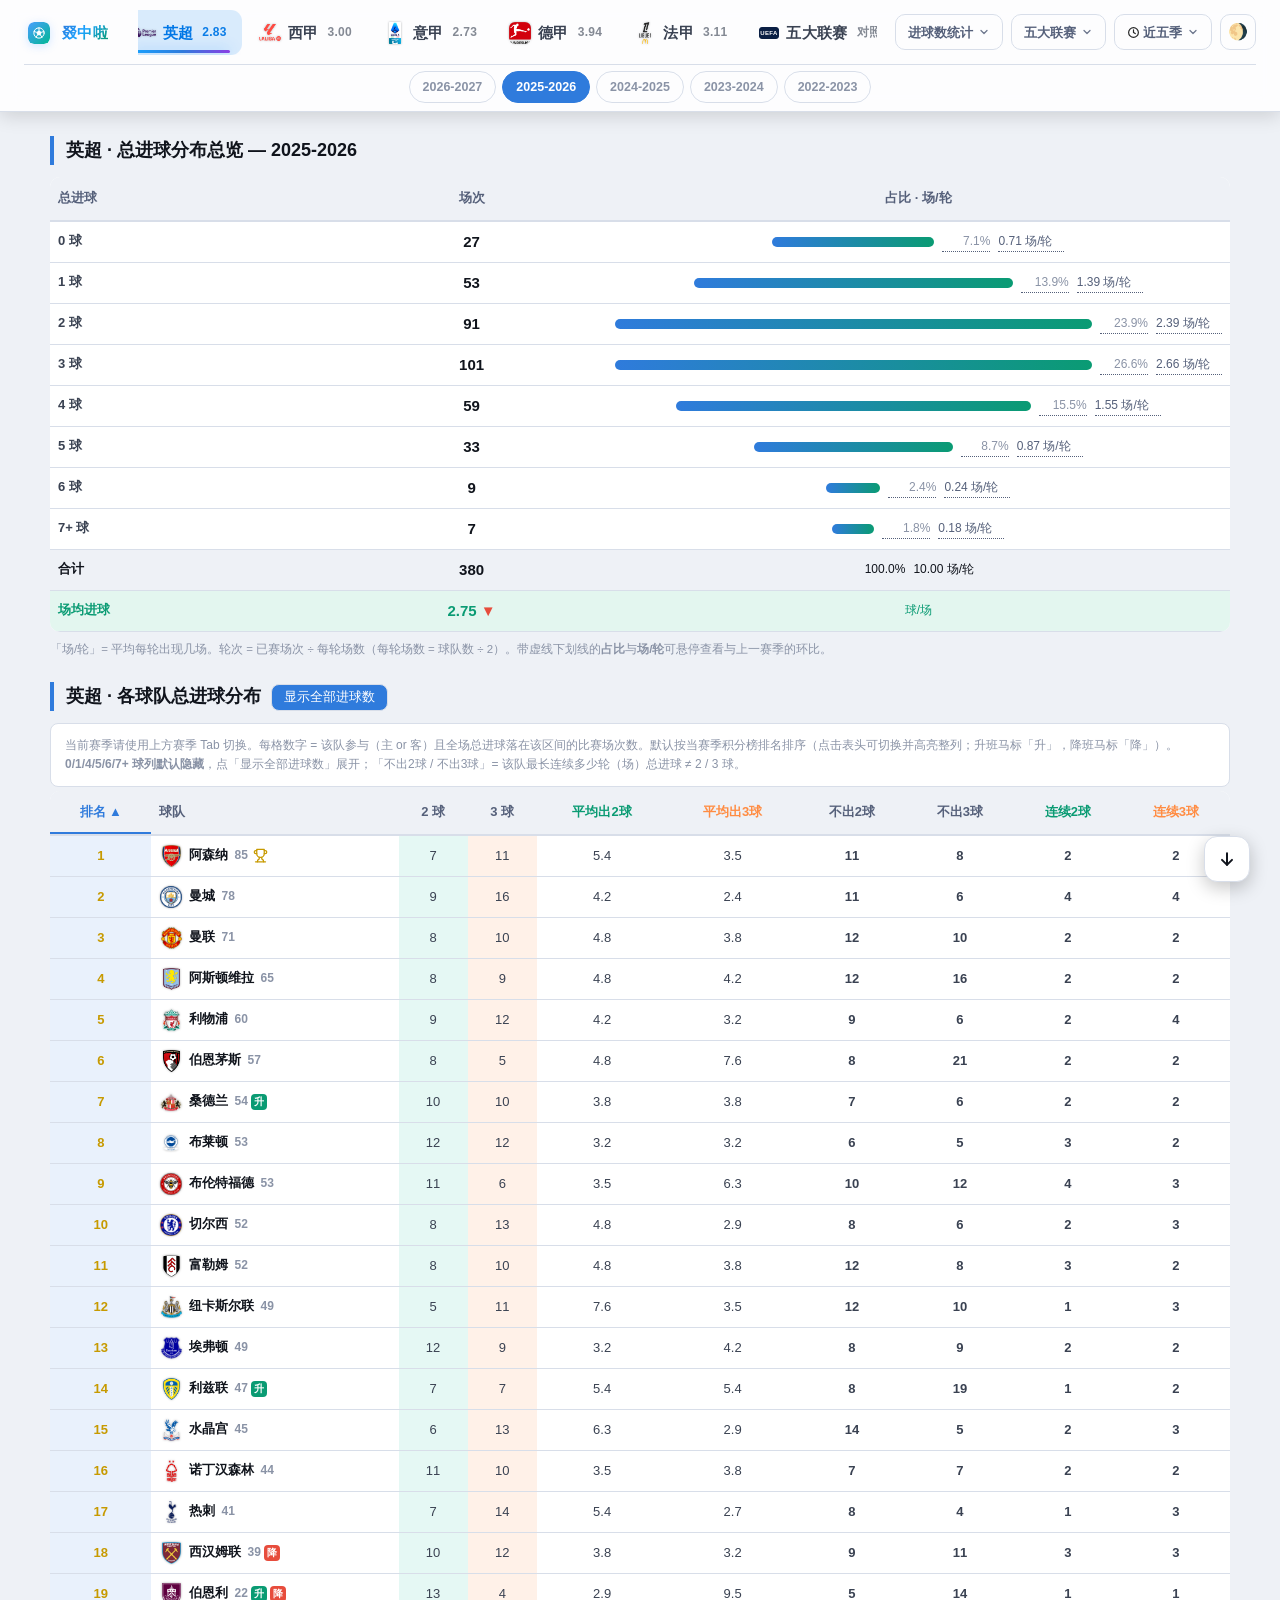
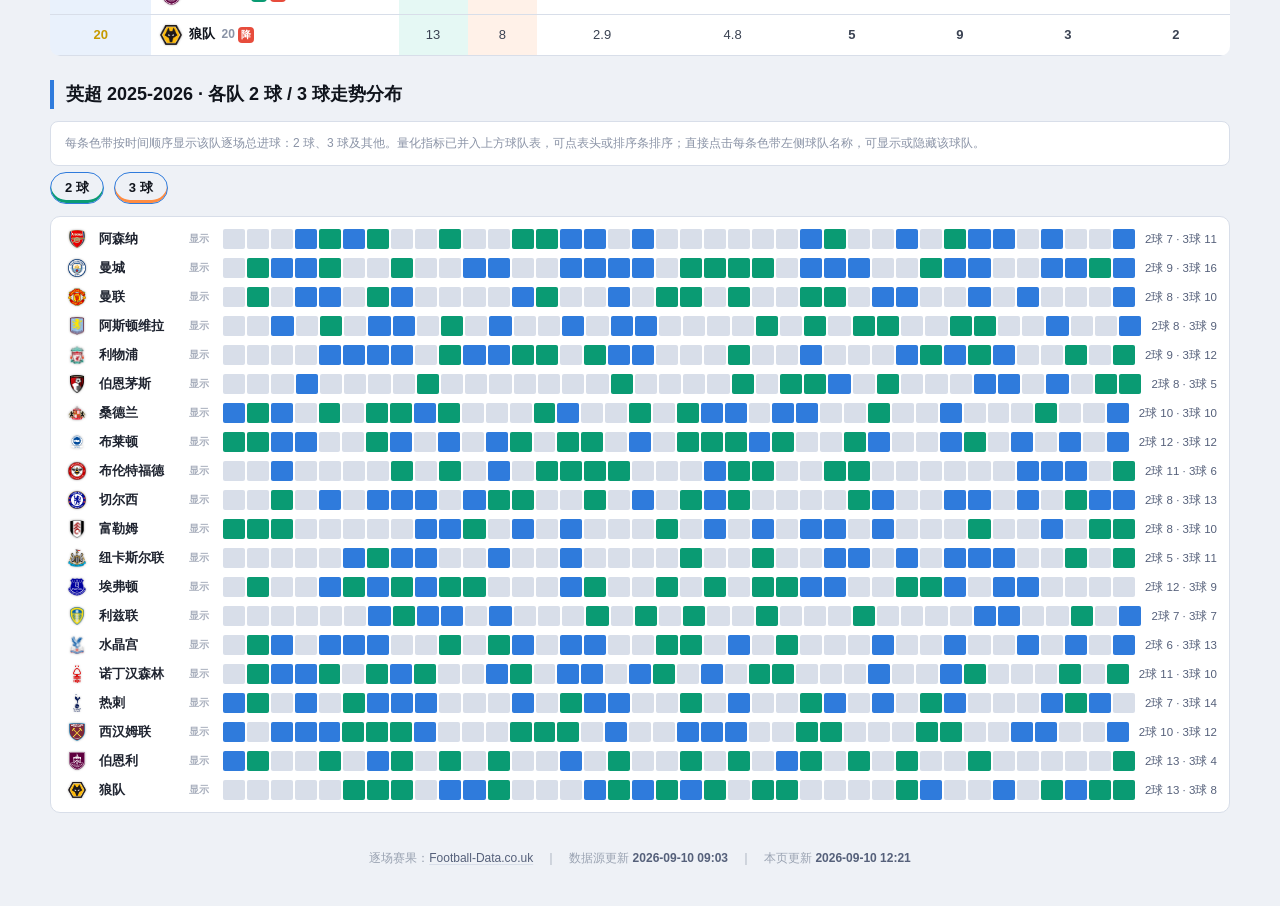
<file: pages/goals-big5.html>
<!DOCTYPE html>
<html lang="zh-CN" data-page-node-id="0Fl7YgyGeJHEHbOlPRpxKE">
<head data-page-node-id="1UicHN5wLhiSGraL1qonxd">
<meta charset="UTF-8" data-page-node-id="xhl0WyiUvBGCwGYZFWr3DH">
<meta name="viewport" content="width=device-width,initial-scale=1,viewport-fit=cover" data-page-node-id="Y2z780vNUE1PuxX2ucZVzg">
<meta name="theme-color" content="#0f1117" data-page-node-id="TpZLzwSay0W3mrXfkXIsOU">
<meta name="theme-color" media="(prefers-color-scheme: light)" content="#eef1f6">
<meta name="theme-color" media="(prefers-color-scheme: dark)" content="#0f1117">
<!-- 首帧前定主题（消除刷新 / 切页闪黑，详见 index.html 同名注释） -->
<script>(function(){try{var m=null,k=['qzl_theme','fbg_theme'];for(var i=0;i<k.length;i++){try{m=localStorage.getItem(k[i]);}catch(e){}if(m)break;}if(m!=='auto'&&m!=='light'&&m!=='dark')m='auto';var t=m;if(m==='auto'){var hh=new Date().getHours();t=(hh>=6&&hh<18)?'light':'dark';if(window.matchMedia){if(matchMedia('(prefers-color-scheme: dark)').matches)t='dark';else if(matchMedia('(prefers-color-scheme: light)').matches)t='light';}}var r=document.documentElement;r.setAttribute('data-theme',t);r.style.colorScheme=t;var mt=document.querySelector('meta[name="theme-color"]');if(mt)mt.setAttribute('content',t==='dark'?'#0f1117':'#eef1f6');}catch(e){}})();</script>
<meta name="description" content="叕中啦 · 欧洲五大联赛（英超/西甲/德甲/意甲/法甲）各赛季单场总进球数分布、球队进球榜与走势。" data-page-node-id="r6CtBDKSPPvmHhpTeBhPJL">
<title>欧洲五大联赛 · 总进球分布</title>
<link rel="stylesheet" href="../assets/css/site.css" data-page-node-id="C1lvxDb4mEvnaRmaQitwU4">
<!-- 提前把版本 CSS 拉下来，等 goals-app.js 注入 <link> 时直接命中缓存，缩短无样式时间 -->
<link rel="preload" href="../assets/css/goals-pc.css" as="style" media="(min-width:820px)">
<link rel="preload" href="../assets/css/goals-mb.css" as="style" media="(max-width:819.98px)">
<!-- 首屏骨架（critical CSS，内联，不等任何外链/脚本）：顶住 4MB 数据脚本加载期的空窗，消除闪黑 -->
<style id="bootCss">
/* 遮罩首帧就是不透明的页面底色（与页面背景同色，所以看不出「多了一层」）；
   骨架块延迟 0.25s 才淡入 —— 加载快的页面根本看不到骨架，也就不会「闪一下」。 */
#bootVeil{position:fixed;inset:0;z-index:150;background:var(--bg,#0f1117);pointer-events:none;overflow:hidden;}
#bootVeil .bv-wrap{opacity:0;animation:bvIn .22s ease .25s forwards;}
@keyframes bvIn{to{opacity:1;}}
#bootVeil.out{animation:bvOut .28s ease forwards;}
@keyframes bvOut{from{opacity:1;}to{opacity:0;}}
[data-theme="light"] #bootVeil{background:#eef1f6;}
.bv-wrap{position:absolute;top:calc(var(--site-top-h,64px) + 22px);left:0;right:0;
  margin:0 auto;max-width:1180px;padding:0 22px;}
.bv-sh{position:relative;overflow:hidden;border-radius:9px;background:var(--card2,#252836);}
[data-theme="light"] .bv-sh{background:#e3e8f0;}
.bv-sh::after{content:"";position:absolute;inset:0;transform:translateX(-100%);
  background:linear-gradient(90deg,transparent,rgba(255,255,255,.05),transparent);
  animation:bvShim 1.3s infinite;}
[data-theme="light"] .bv-sh::after{background:linear-gradient(90deg,transparent,rgba(0,0,0,.045),transparent);}
@keyframes bvShim{to{transform:translateX(100%);}}
.bv-t{width:200px;height:20px;margin-bottom:18px;}
.bv-g{display:flex;gap:14px;flex-wrap:wrap;margin-bottom:14px;}
.bv-g>.bv-sh{flex:1 1 200px;height:92px;}
.bv-card{height:216px;margin-bottom:14px;}
.bv-l{height:12px;margin-bottom:9px;border-radius:6px;}
.bv-l.w7{width:74%;} .bv-l.w6{width:58%;}
@media (max-width:820px){.bv-wrap{padding:0 14px;}.bv-t{width:140px;}.bv-card{height:170px;}
  .bv-g>.bv-sh{flex:1 1 140px;height:80px;}}
@media (prefers-reduced-motion:reduce){#bootVeil .bv-wrap{animation-duration:.01s;}.bv-sh::after{animation:none;}}
</style>
</head>
<body data-page-node-id="U7EIoFzMdbzrhof5qUxtC4">
<div id="bootVeil" aria-hidden="true"><div class="bv-wrap">
  <div class="bv-sh bv-t"></div>
  <div class="bv-g"><div class="bv-sh"></div><div class="bv-sh"></div><div class="bv-sh"></div></div>
  <div class="bv-sh bv-card"></div>
  <div class="bv-sh bv-l"></div><div class="bv-sh bv-l w7"></div><div class="bv-sh bv-l w6"></div>
</div></div>
<div id="siteNav" data-page-node-id="p9mxv9F9yHSEqF4LOFxEhJ"></div>
<script>window.SITE_ROOT='../';window.GOALS_ASSET='../assets/';</script>
<script src="../assets/js/site.js"></script>

<div id="mount" data-page-node-id="PNJv3JDBUPIwvKWyUsSK2e"></div>

<!-- 桌面版 / 移动版两套骨架，由 goals-app.js 依据屏幕宽度二选一注入 #mount -->
<script type="text/plain" id="pcBody"><button class="theme-btn" id="themeBtn" onclick="toggleTheme()"></button>
<div class="trend-tip" id="avgTip"></div>
<div class="scroll-nav">
  <button class="scroll-btn" id="toTop" onclick="window.scrollTo({top:0,behavior:'smooth'})" title="回到页头"><svg viewBox="0 0 24 24" fill="none" stroke="currentColor" stroke-width="2.4" stroke-linecap="round" stroke-linejoin="round"><path d="M12 19V5"/><path d="M6 11l6-6 6 6"/></svg></button>
  <button class="scroll-btn" id="toBottom" onclick="window.scrollTo({top:document.documentElement.scrollHeight,behavior:'smooth'})" title="回到页脚"><svg viewBox="0 0 24 24" fill="none" stroke="currentColor" stroke-width="2.4" stroke-linecap="round" stroke-linejoin="round"><path d="M12 5v14"/><path d="M6 13l6 6 6-6"/></svg></button>
</div>
<header class="site-head">
  <div class="brand">
    <svg class="mark" viewBox="0 0 40 40" aria-hidden="true">
      <defs><linearGradient id="qzlGoalGrad" x1="0" y1="0" x2="1" y2="1"><stop offset="0" stop-color="#4a9eff"/><stop offset="1" stop-color="#00b894"/></linearGradient></defs>
      <rect width="40" height="40" rx="11" fill="url(#qzlGoalGrad)"/>
      <g fill="none" stroke="#fff" stroke-width="1.8" stroke-linecap="round" stroke-linejoin="round">
        <circle cx="20" cy="20" r="9.4"/><path d="M20 15 L24.76 18.55 L22.94 24.05 L17.06 24.05 L15.24 18.55 Z" fill="#fff" stroke="none"/>
        <path d="M20 15 V10.6"/><path d="M24.76 18.55 L28.99 17.26"/><path d="M22.94 24.05 L25.53 27.61"/><path d="M17.06 24.05 L14.47 27.61"/><path d="M15.24 18.55 L11.01 17.26"/>
      </g>
    </svg>
    <span class="brand-txt"><span class="nm">叕中啦</span><span class="sl">叕中啦 · 五大联赛数据站</span></span>
  </div>
  <nav class="crumb" id="headCrumb" aria-label="当前位置"></nav>
</header>
<div class="container">
  <div class="header"></div>
  <div class="stickynav">
    <div class="league-tabs" id="leagueTabs"></div>
    <div class="navrow"><div class="season-tabs" id="seasonTabs"></div></div>
  </div>
  <div class="win-switch" id="winSwitch" role="group" aria-label="赛季范围"></div>
  <div id="overview"></div>
  <div id="teams"></div>
  <div id="trend"></div>
  <div id="seq23"></div>

  <div class="footer">逐场赛果：<a href="https://www.football-data.co.uk/data.php" target="_blank">Football-Data.co.uk</a>　｜　<span title="原始赛果文件最近一次抓取落盘的时间">数据源更新 <b id="ftSrc">–</b></span>　｜　<span title="本页最近一次重新生成的时间">本页更新 <b id="ftGen">–</b></span></div>
</div></script>

<script type="text/plain" id="mbBody"><div class="appbar">
  <div class="brand">
    <svg class="mark" viewBox="0 0 40 40" aria-hidden="true"><defs><linearGradient id="qzlGoalMbGrad" x1="0" y1="0" x2="1" y2="1"><stop offset="0" stop-color="#4a9eff"/><stop offset="1" stop-color="#00b894"/></linearGradient></defs><rect width="40" height="40" rx="11" fill="url(#qzlGoalMbGrad)"/><g fill="none" stroke="#fff" stroke-width="1.8" stroke-linecap="round" stroke-linejoin="round"><circle cx="20" cy="20" r="9.4"/><path d="M20 15 L24.76 18.55 L22.94 24.05 L17.06 24.05 L15.24 18.55 Z" fill="#fff" stroke="none"/><path d="M20 15 V10.6"/><path d="M24.76 18.55 L28.99 17.26"/><path d="M22.94 24.05 L25.53 27.61"/><path d="M17.06 24.05 L14.47 27.61"/><path d="M15.24 18.55 L11.01 17.26"/></g></svg>
    <span class="brand-txt"><span class="nm">叕中啦</span><span class="sl">叕中啦 · 五大联赛数据站</span></span>
  </div>
  <button class="theme-btn" id="themeBtn" onclick="toggleTheme()">🌓 浅色</button>
</div>

<div class="stickynav" id="stickynav">
  <div class="pillrow" id="leagueTabs"></div>
  <div class="pillrow seasonrow" id="seasonTabs"></div>
  <div class="win-switch" id="winSwitch" role="group" aria-label="赛季范围"></div>
</div>

<main>
  <div id="overview"></div>
  <div id="teams"></div>
  <div id="trend"></div>
  <div id="seq23"></div>
  <div class="footer">数据源：<a href="https://www.football-data.co.uk/data.php" target="_blank">Football-Data.co.uk</a>（逐场赛果）<br><span title="原始赛果文件最近一次抓取落盘的时间">数据源更新 <b id="ftSrc">–</b></span>　｜　<span title="本页最近一次重新生成的时间">本页更新 <b id="ftGen">–</b></span></div>
</main>

<button class="fab" id="toTop" onclick="window.scrollTo({top:0,behavior:'smooth'})" aria-label="回到顶部"><svg viewBox="0 0 24 24" fill="none" stroke="currentColor" stroke-width="2.4" stroke-linecap="round" stroke-linejoin="round"><path d="M12 19V5"/><path d="M6 11l6-6 6 6"/></svg></button>
<div class="tap-tip" id="tip"></div></script>

<!-- defer：4MB 数据脚本不再阻塞 HTML 解析与首屏渲染（两个 defer 保证按序执行） -->
<script defer src="../assets/js/goals-data.js"></script>
<script defer src="../assets/js/goals-app.js"></script>
</body>
</html>
</file>
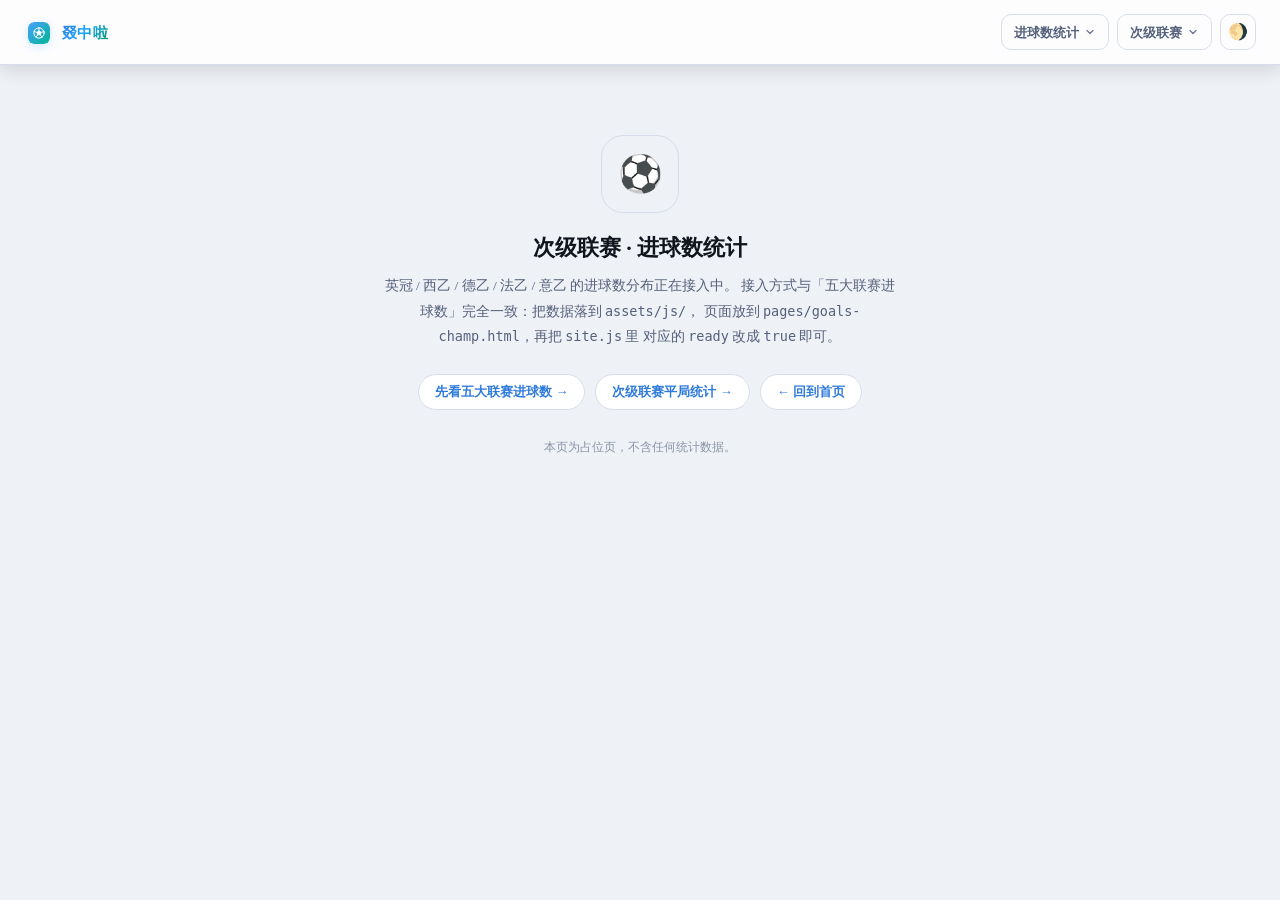
<file: pages/goals-champ.html>
<!DOCTYPE html>
<html lang="zh-CN">
<head>
<meta charset="UTF-8">
<meta name="viewport" content="width=device-width,initial-scale=1,viewport-fit=cover">
<meta name="theme-color" content="#0f1117">
<meta name="theme-color" media="(prefers-color-scheme: light)" content="#eef1f6">
<meta name="theme-color" media="(prefers-color-scheme: dark)" content="#0f1117">
<!-- 首帧前定主题（消除刷新 / 切页闪黑，详见 index.html 同名注释） -->
<script>(function(){try{var m=null,k=['qzl_theme','fbg_theme'];for(var i=0;i<k.length;i++){try{m=localStorage.getItem(k[i]);}catch(e){}if(m)break;}if(m!=='auto'&&m!=='light'&&m!=='dark')m='auto';var t=m;if(m==='auto'){var hh=new Date().getHours();t=(hh>=6&&hh<18)?'light':'dark';if(window.matchMedia){if(matchMedia('(prefers-color-scheme: dark)').matches)t='dark';else if(matchMedia('(prefers-color-scheme: light)').matches)t='light';}}var r=document.documentElement;r.setAttribute('data-theme',t);r.style.colorScheme=t;var mt=document.querySelector('meta[name="theme-color"]');if(mt)mt.setAttribute('content',t==='dark'?'#0f1117':'#eef1f6');}catch(e){}})();</script>
<meta name="description" content="叕中啦 · 五大次级联赛（英冠/西乙/德乙/法乙/意乙）进球数统计，数据接入中。">
<title>叕中啦 · 次级联赛进球数统计（敬请期待）</title>
<link rel="stylesheet" href="../assets/css/site.css">
</head>
<body>
<div id="siteNav"></div>
<script>window.SITE_ROOT='../';</script>
<script src="../assets/js/site.js"></script>

<div class="soon">
  <div class="ico">⚽</div>
  <h2>次级联赛 · 进球数统计</h2>
  <p>英冠 / 西乙 / 德乙 / 法乙 / 意乙 的进球数分布正在接入中。
     接入方式与「五大联赛进球数」完全一致：把数据落到 <code>assets/js/</code>，
     页面放到 <code>pages/goals-champ.html</code>，再把 <code>site.js</code> 里
     对应的 <code>ready</code> 改成 <code>true</code> 即可。</p>
  <div class="links">
    <a href="goals-big5.html">先看五大联赛进球数 →</a>
    <a href="draws-champ.html">次级联赛平局统计 →</a>
    <a href="../index.html">← 回到首页</a>
  </div>
  <div class="tip">本页为占位页，不含任何统计数据。</div>
</div>
</body>
</html>
</file>
<file: assets/css/site.css>
/* ==========================================================================
   站点外壳：全宽冻结顶栏（bilibili 风三段式）

     行 1   左：品牌（常规字体 + 渐变，尺寸对齐联赛 tab）  中：联赛 tab  右：3 个下拉 + 主题按钮
     行 2   二级 tab：赛季年份居中

   · 顶栏 position:fixed + 等高占位块，绕开 sticky 包含块坑
   · 主题由外壳唯一持有（qzl_theme），跨页状态一致
   · 「范围」下拉菜单读取页面的 #winSwitch 按钮（不修改页面 JS），点击反向触发原按钮
   ========================================================================== */

/* —— 品牌字 webfont（马善政楷书，仅含「叕中啦」，当前品牌改用系统常规字体，保留以备回退） —— */
@font-face{
  font-family:"BrandScript";
  font-weight:400; font-style:normal; font-display:swap;
  src:url(../font/ma-shan-zheng.woff2) format("woff2");
}

:root{
  --bg:#0f1117; --card:#1a1d29; --card2:#252836; --border:#2a2d3a;
  --text:#e0e0e0; --text2:#cccccc; --text-dim:#aaaaaa; --text-strong:#ffffff; --text-muted:#8a90a0; --muted:#555555;
  --accent:#4a9eff; --green:#00b894; --chart-bg:#151823;
  --bar-grad:linear-gradient(90deg,#4a9eff,#00b894);
  --tab-grad:linear-gradient(90deg,#00e6ff,#3d8bff 52%,#b96bff);
  --tab-on:#28dcff; --tab-on-bg:rgba(40,200,255,.18);
  --brand-grad:linear-gradient(135deg,#5fb0ff 0%,#28e0ff 45%,#00d2a3 100%);
  --hover-bg:rgba(255,255,255,.07);
  --sel-h-bg:rgba(255,255,255,.09);
  --site-top-h:0px;
  --site-pad:24px;
  --h-row:64px;
  --h-ctl:36px;
  --r-ctl:10px;
  color-scheme: dark light;   /* 让浏览器在「首帧/预备绘制」阶段就按系统外观选画布底色，
                                 消除浅色主题下刷新/跳转先闪一下深色（黑屏）的问题；
                                 实际主题仍由首帧内联脚本写 data-theme 决定。 */
}
[data-theme="light"]{
  --bg:#eef1f6; --card:#ffffff; --card2:#eef1f6; --border:#d8dee9;
  --text:#1f2430; --text2:#3a4252; --text-dim:#55607a; --text-strong:#10141c; --text-muted:#8a93a6; --muted:#9aa3b2;
  --accent:#2f7bdc; --green:#0a9b73; --chart-bg:#ffffff;
  --bar-grad:linear-gradient(90deg,#2f7bdc,#0a9b73);
  --tab-on:#0077e6; --tab-on-bg:rgba(0,119,230,.14);
  --brand-grad:linear-gradient(135deg,#2f7bdc 0%,#1aa3ff 45%,#0a9b73 100%);
  --hover-bg:rgba(0,0,0,.05);
  --sel-h-bg:rgba(0,0,0,.06);
}
html,body{margin:0;padding:0;background:var(--bg);color:var(--text);}

/* 注意：这里曾经挂过 @view-transition{navigation:auto} 做跨页淡入淡出，实测对「闪黑」没有帮助，
   反而多一层不确定性 —— 已移除。真正的根因是主题由 body 里的 site.js 设置，首帧会先按 :root
   的深色变量画一帧；现在各页 <head> 都有内联脚本在首帧前写好 data-theme。 */

*{box-sizing:border-box;}                 /* 兜底：首页/占位页没有页面 CSS，避免 .site-top-in 因 content-box 撑出横向滚动 */
html body{padding-top:0;}                  /* 顶部留白交给外壳的等高占位块 */
#mount{display:block;}

/* 页面自带品牌栏已由外壳统一呈现，整块隐藏 */
body .site-head,
body .appbar{display:none !important;}

/* 面包屑隐藏（用户反馈：不可点击、占地方，整块拿掉） */
body #headCrumb{display:none !important;}

/* 范围开关由外壳的下拉菜单代理，原 #winSwitch 搬出可视区但保留 DOM 供页面 JS 操作 */
body #winSwitch{position:absolute !important; left:-99999px !important; top:-99999px !important;
                width:1px;height:1px;opacity:0;pointer-events:none;}

/* 统一主题：页面自带的主题按钮全部隐藏，只留外壳右上角这一个 */
body .theme-btn:not(#siteThemeBtn){display:none !important;}
/* 但进球 PC 模板里有 `.theme-btn{position:fixed;top:14px;right:14px;z-index:50}` 这条全局规则，
   会把外壳的主题按钮也拽到视口右上、盖到下拉菜单上。把外壳按钮定位相关属性全部复位即可。 */
body #siteThemeBtn{position:relative !important; inset:auto !important; top:auto !important; right:auto !important;
                   left:auto !important; bottom:auto !important; z-index:auto !important; margin:0 !important;}

/* 页面里原本 sticky 的排序栏改到外壳下方 */
body .sortbar{top:var(--site-top-h,0px) !important;}

/* 联赛 / 年份被搬进外壳后，页面里剩下的空壳不再占位 */
body .stickynav.site-moved{display:none !important;}

/* ---------------- 顶部外壳（fixed，铺满宽度） ---------------- */
.site-top{
  position:fixed; top:0; left:0; right:0; z-index:200;
  background:var(--card);
  border-bottom:1px solid var(--border);
  box-shadow:0 4px 18px rgba(0,0,0,.14);
  backdrop-filter:saturate(160%) blur(10px);
}
[data-theme="light"] .site-top{background:rgba(255,255,255,.86);}
[data-theme="light"] .home-card .tag .tag-ic.blue{color:#2f7bdc;}
.site-top-spacer{display:block;height:var(--site-top-h,0px);}

/* 铺满浏览器宽度，只在两侧留内边距 */
.site-top-in{width:100%;padding:0 var(--site-pad);}

/* 行 1：左品牌 · 中联赛 tab · 右下拉 + 主题 */
.site-top-row{display:flex; align-items:center; gap:18px; height:var(--h-row);}

/* —— 品牌 —— */
.site-brand{display:flex; align-items:center; gap:12px; text-decoration:none; color:inherit; flex:0 0 auto;
            padding:11px 12px 10px 4px; border-radius:12px; transition:background .15s;}
.site-brand:hover{background:var(--hover-bg);}
.site-brand .mark{width:22px;height:22px;flex:0 0 auto;border-radius:6px;display:block;
                  box-shadow:0 2px 8px rgba(74,158,255,.25);}
.site-brand .nm{
  font-family:"PingFang SC","Microsoft YaHei","Helvetica Neue",Arial,sans-serif;
  font-size:15px; font-weight:800; line-height:1; padding-top:0;
  background:var(--brand-grad); -webkit-background-clip:text; background-clip:text;
  -webkit-text-fill-color:transparent; color:transparent;
  letter-spacing:.3px;
  transition:filter .15s;
}
.site-brand:hover .nm{filter:brightness(1.08);}

/* 中段：页面的联赛 tab 搬到这里，居中且可横向滚动 */
.site-center{
  flex:1 1 auto; min-width:0;
  display:flex; align-items:center; justify-content:center; gap:4px;
  overflow-x:auto; scrollbar-width:none; -ms-overflow-style:none;
  padding:0 6px;
}
.site-center::-webkit-scrollbar{display:none;}
.site-center > *{flex:0 0 auto;}

/* 中段里的联赛 tab 浮动小修饰 */
.site-center .season-tab,
.site-center .pill{transition:transform .15s,background .15s,color .15s;}
.site-center .season-tab:hover:not(.on),
.site-center .pill:hover:not(.on){background:var(--hover-bg);color:var(--text-strong);}

/* 右段：3 个下拉 + 主题 */
.site-right{flex:0 0 auto; display:flex; align-items:center; gap:8px;}

/* —— 下拉菜单 —— */
.sel{position:relative;flex:0 0 auto;}
.sel-btn{
  display:inline-flex; align-items:center; gap:5px;
  height:var(--h-ctl); padding:0 12px; border-radius:var(--r-ctl);
  border:1px solid var(--border); background:transparent; color:var(--text-dim);
  cursor:pointer; font-family:inherit; font-size:13px; font-weight:700; line-height:1;
  white-space:nowrap; transition:border-color .15s,color .15s,background .15s;
  appearance:none; -webkit-appearance:none;
}
.sel-btn:hover{border-color:var(--accent);color:var(--accent);background:var(--sel-h-bg);}
.sel-btn .caret{width:12px;height:12px;flex:0 0 auto;transition:transform .18s;opacity:.85;}
.sel.open .sel-btn{border-color:var(--accent);color:var(--accent);background:var(--sel-h-bg);}
.sel.open .sel-btn .caret{transform:rotate(180deg);}
.sel-menu{
  position:absolute; top:calc(100% + 6px); right:0; min-width:152px;
  background:var(--card); border:1px solid var(--border); border-radius:12px;
  box-shadow:0 12px 36px rgba(0,0,0,.32); padding:6px; display:none; z-index:210;
  transform-origin:top right; animation:selIn .14s ease-out;
}
@keyframes selIn{from{opacity:0;transform:scale(.96) translateY(-4px);} to{opacity:1;transform:scale(1) translateY(0);}}
.sel.open .sel-menu{display:block;}
.sel-item{
  display:flex; align-items:center; gap:8px; width:100%; height:36px;
  padding:0 12px; border:0; background:transparent; border-radius:8px;
  color:var(--text2); font-family:inherit; font-size:13px; font-weight:700;
  line-height:1; text-align:left; white-space:nowrap; cursor:pointer;
  appearance:none; -webkit-appearance:none;
  transition:background .12s,color .12s;
}
.sel-item:hover{background:var(--sel-h-bg);color:var(--text-strong);}
.sel-item.on{color:var(--tab-on);background:var(--tab-on-bg);}
.sel-item.on::after{content:"✓"; margin-left:auto; font-size:12px; opacity:.9;}
.sel-item.wait{opacity:.55;cursor:not-allowed;}
.sel-item .dot{display:inline-block;width:6px;height:6px;border-radius:50%;background:#f0a92e;margin-left:2px;}

/* 点了「跳页」的菜单项后立刻给反馈：箭头转圈 + 边框高亮，
   免得在 3~5MB 数据脚本下载期间看起来像「点了没反应」。 */
.sel.busy{pointer-events:none;}
.sel.busy .sel-btn{border-color:var(--accent);color:var(--accent);background:var(--sel-h-bg);}
.sel.busy .sel-btn .caret{animation:selSpin .7s linear infinite;transition:none;}
@keyframes selSpin{to{transform:rotate(360deg);}}
@media (prefers-reduced-motion:reduce){
  .sel.busy .sel-btn .caret{animation:none;opacity:.4;}
}

/* 范围下拉里给「近五季/近三季」加个日历小图标 */
.sel[data-kind="w"] .sel-btn::before{
  content:""; display:inline-block; width:13px; height:13px; margin-right:-2px;
  background:no-repeat center/contain
    url("data:image/svg+xml;utf8,<svg xmlns='http://www.w3.org/2000/svg' viewBox='0 0 24 24' fill='none' stroke='currentColor' stroke-width='2.2' stroke-linecap='round' stroke-linejoin='round'><circle cx='12' cy='12' r='9'/><path d='M12 7v5l3.2 2'/></svg>");
  opacity:.85;
}

/* —— 主题按钮（图标方块） —— */
#siteThemeBtn{
  width:var(--h-ctl); height:var(--h-ctl); padding:0;
  display:inline-flex; align-items:center; justify-content:center;
  border-radius:var(--r-ctl); background:transparent;
  border:1px solid var(--border); color:var(--text-dim);
  cursor:pointer; font-size:16px; line-height:1;
  font-family:inherit; transition:border-color .15s,color .15s,background .15s;
}
#siteThemeBtn:hover{border-color:var(--accent);color:var(--accent);background:var(--sel-h-bg);}

/* 行 2：二级 tab（赛季年份居中），内容由页面脚本动态填充 */
.site-top-sub{
  display:flex; align-items:center; justify-content:center; gap:14px;
  border-top:1px solid var(--border); padding:6px 0 8px;
  min-height:36px;
}
.site-top-sub .season-tabs,
.site-top-sub .pillrow{justify-content:center; padding:0;}

/* ---------------- 响应式 ---------------- */
@media (max-width:1240px){
  :root{--site-pad:18px;}
}
@media (max-width:1180px){
  :root{--site-pad:14px;}
  .site-top-row{gap:12px;}
  .site-brand .nm{font-size:26px;}
}
@media (max-width:1000px){
  .site-top-row{gap:10px;}
  .sel-btn{padding:0 10px;font-size:12.5px;}
  .sel[data-kind="w"] .sel-btn::before{display:none;}
}
@media (max-width:860px){
  :root{--site-pad:12px;}
  .site-top-row{height:auto; padding:10px 0; flex-wrap:wrap; gap:8px 10px;}
  .site-brand{order:1;}
  .site-brand .nm{font-size:22px;padding-top:4px;}
  .site-right{order:2; margin-left:auto;}
  .site-center{order:3; flex:1 1 100%; justify-content:flex-start;}
  .site-top-sub{flex-wrap:wrap; padding:4px 0 2px;}
  .site-top-sub .season-tabs,
  .site-top-sub .pillrow{justify-content:flex-start;}
}
@media (max-width:560px){
  .sel-btn{padding:0 9px;font-size:12px;height:34px;}
  #siteThemeBtn{width:34px;height:34px;font-size:14px;}
  :root{--h-ctl:34px;}
  .site-brand .nm{font-size:20px;}
}

/* ---------------- 首页 ---------------- */
.home{ max-width:1180px; margin:0 auto; padding:26px 14px 40px; }
.home-hero{
  border:1px solid var(--border); border-radius:18px; padding:26px 24px;
  background:linear-gradient(135deg,var(--card) 0%,var(--card2) 100%);
  box-shadow:0 6px 22px rgba(0,0,0,.16);
}
.home-hero h1{
  font-size:26px; font-weight:800; letter-spacing:.5px; margin:0 0 8px; color:var(--text-strong);
  background:var(--bar-grad); -webkit-background-clip:text; background-clip:text;
}
.home-hero h1 .plain{color:var(--text-strong);-webkit-text-fill-color:var(--text-strong);}
.home-hero p{margin:0;color:var(--text-dim);font-size:13.5px;line-height:1.85;}
.home-grid{
  display:grid; gap:14px; margin-top:20px;
  grid-template-columns:repeat(auto-fill,minmax(258px,1fr));
}
.home-card{
  display:block; text-decoration:none; color:inherit;
  border:1px solid var(--border); border-radius:16px; padding:18px;
  background:var(--card); transition:transform .15s,border-color .15s,box-shadow .15s;
}
.home-card:hover{transform:translateY(-3px);border-color:var(--accent);box-shadow:0 10px 26px rgba(0,0,0,.2);}
.home-card .tag{
  display:inline-block;font-size:11px;font-weight:700;padding:3px 9px;border-radius:999px;
  background:var(--tab-on-bg);color:var(--tab-on);margin-bottom:10px;
}
.home-card .tag.wait{background:rgba(240,169,46,.16);color:#f0a92e;}
.home-card h3{margin:0 0 6px;font-size:16.5px;font-weight:800;color:var(--text-strong);}
.home-card .d{font-size:12.5px;color:var(--text-muted);line-height:1.7;min-height:42px;}
.home-card .go{margin-top:12px;font-size:12.5px;font-weight:700;color:var(--accent);}
/* 「敬请期待」卡：灰态、不可点击。底层用 <div role="link" aria-disabled>（不是 <a>），
   加 .home-card.disabled 拿掉悬浮 / 焦点反馈，避免误导用户去点。 */
.home-card.disabled{cursor:not-allowed;opacity:.55;filter:grayscale(.45);pointer-events:none;}
.home-card.disabled:hover{transform:none;border-color:var(--border);box-shadow:none;}
.home-card.disabled:focus-visible{outline:none;}

/* 首页卡片图标：平局统计=蓝色握手、进球数统计=经典足球。
   小尺寸、彩色，嵌在「统计类型」标签里（不再做整卡大底纹，避免抢文字）。 */
.home-card{position:relative;overflow:hidden;}
.home-card > *{position:relative;z-index:1;}
.home-card .tag{display:inline-flex;align-items:center;gap:5px;}
.home-card .tag .tag-ic{width:14px;height:14px;flex:0 0 auto;display:block;}
.home-card .tag .tag-ic.blue{color:#4a9eff;}
.home-card .tag .tag-ic.blue path{fill:currentColor;}
.home-card.disabled .go{color:var(--text-muted);}

/* 首页页脚：与各统计页 .footer 位置 / 版式保持一致，单行居中 */
.home-footer{
  text-align:center;padding:20px 12px;margin-top:22px;
  color:var(--muted);font-size:12px;line-height:1.8;
}
.home-footer .ft-brand{color:var(--text-strong);font-weight:800;letter-spacing:1px;}
.home-footer a{
  color:var(--text-dim);text-decoration:underline;
  text-underline-offset:2px;text-decoration-color:var(--border);
}
.home-footer a:hover{color:var(--accent);text-decoration-color:var(--accent);}

/* ---------------- 「敬请期待」占位页 ---------------- */
.soon{ max-width:760px; margin:0 auto; padding:70px 20px; text-align:center; }
.soon .ico{
  width:78px;height:78px;margin:0 auto 20px;border-radius:22px;
  display:flex;align-items:center;justify-content:center;font-size:36px;
  background:var(--card2);border:1px solid var(--border);
}
.soon h2{margin:0 0 10px;font-size:22px;font-weight:800;color:var(--text-strong);}
.soon p{margin:0 auto;max-width:520px;font-size:13.5px;color:var(--text-dim);line-height:1.9;}
.soon .links{margin-top:24px;display:flex;gap:10px;justify-content:center;flex-wrap:wrap;}
.soon .links a{
  text-decoration:none;font-size:13px;font-weight:700;color:var(--accent);
  border:1px solid var(--border);border-radius:999px;padding:8px 16px;background:var(--card);
}
.soon .links a:hover{border-color:var(--accent);}
.soon .tip{margin-top:26px;font-size:12px;color:var(--text-muted);line-height:1.9;}
</file>
<file: assets/css/draws-big5.css>
:root{
  --bg:#0f1117; --card:#1a1d29; --card2:#252836; --border:#2a2d3a;
  --text:#e0e0e0; --text2:#cccccc; --text-dim:#aaaaaa; --text-strong:#ffffff; --text-muted:#8a90a0; --muted:#555555;
  --accent:#4a9eff; --green:#00b894; --axis:#262a38; --chart-bg:#151823;
  --bar-grad:linear-gradient(90deg,#4a9eff,#00b894); --rk:#f1c40f; --note-flag:#e17055; --col-sel-bg:rgba(74,158,255,.12);
  /* 一级 Tab（联赛导航）：选中态用高饱和亮色 + 渐变下划线，避免整块方块抢走内容焦点 */
  --tab-on:#28dcff; --tab-on-bg:rgba(40,200,255,.18); --tab-grad:linear-gradient(90deg,#00e6ff,#3d8bff 52%,#b96bff); --f5-w:var(--green); --f5-d:var(--accent); --f5-l:#e74c3c;
  --tab-glow:0 0 18px rgba(40,200,255,.65);
}
[data-theme="light"]{
  --bg:#eef1f6; --card:#ffffff; --card2:#eef1f6; --border:#d8dee9;
  --text:#1f2430; --text2:#3a4252; --text-dim:#55607a; --text-strong:#10141c; --text-muted:#8a93a6; --muted:#9aa3b2;
  --accent:#2f7bdc; --green:#0a9b73; --axis:#e2e8f0; --chart-bg:#ffffff; --f5-w:var(--green); --f5-d:var(--accent); --f5-l:#e74c3c;
  --bar-grad:linear-gradient(90deg,#2f7bdc,#0a9b73); --rk:#c79a00; --note-flag:#d65a3a; --col-sel-bg:rgba(47,123,220,.10);
  --tab-on:#0077e6; --tab-on-bg:rgba(0,119,230,.14); --tab-grad:linear-gradient(90deg,#1aa3ff,#2f7bdc 52%,#8a3fe4);
  --tab-glow:0 0 14px rgba(26,140,255,.45);
}
* { margin:0; padding:0; box-sizing:border-box; }
body { font-family:"PingFang SC","Microsoft YaHei","Helvetica Neue",Arial,sans-serif; background:var(--bg); color:var(--text); line-height:1.6; padding:20px; transition:background .2s,color .2s; -webkit-tap-highlight-color:transparent; }
.container { max-width:1180px; margin:0 auto; }

.theme-btn { flex:0 0 auto; padding:7px 13px; border-radius:999px; background:var(--card); border:1px solid var(--border); color:var(--text-dim); cursor:pointer; font-size:12.5px; font-weight:600; line-height:1.4; transition:all .15s; white-space:nowrap; }
.theme-btn:hover { border-color:var(--accent); color:var(--accent); }

/* ---------- 站点页头：品牌「球中了」+ 面包屑 + 主题 ---------- */
/* 与正文同一条 1180px 中轴，保证页头与内容左右对齐 */
.site-head { display:flex; align-items:center; gap:12px; max-width:1180px; margin:0 auto; padding:2px 2px 12px; }
.brand { display:flex; align-items:center; gap:10px; min-width:0; }
.brand .mark { width:38px; height:38px; flex:0 0 auto; border-radius:11px; display:block; box-shadow:0 4px 12px rgba(74,158,255,.28); }
.brand-txt { display:flex; flex-direction:column; min-width:0; }
.brand-txt .nm { font-size:22px; font-weight:800; letter-spacing:2px; color:var(--text-strong); line-height:1.15; }
.brand-txt .sl { font-size:10.5px; letter-spacing:.6px; color:var(--text-muted); white-space:nowrap; }
.crumb { margin-left:auto; display:flex; align-items:center; gap:6px; flex-wrap:wrap; justify-content:flex-end; font-size:12px; color:var(--text-muted); }
.crumb .sepi { opacity:.45; }
.crumb b { color:var(--text-strong); font-weight:700; }
.scroll-nav { position:fixed; right:24px; bottom:18px; z-index:70; display:flex; flex-direction:column; gap:10px; }
.scroll-btn { width:46px; height:46px; border-radius:13px; background:var(--card); border:1px solid var(--border); color:var(--text-strong); cursor:pointer; box-shadow:0 6px 18px rgba(0,0,0,.22); display:flex; align-items:center; justify-content:center; transition:background .18s,color .18s,border-color .18s,transform .18s,box-shadow .18s,opacity .2s; }
.scroll-btn svg { width:20px; height:20px; display:block; }
.scroll-btn:hover { background:var(--accent); color:#fff; border-color:var(--accent); transform:translateY(-2px); box-shadow:0 9px 22px rgba(74,158,255,.42); }
.scroll-btn.hide { opacity:0; pointer-events:none; transform:translateY(10px); }

/* 联赛 + 赛季切换（吸顶导航条） */
.stickynav { position:sticky; top:0; z-index:45; background:var(--bg); padding:0 0 6px; margin-bottom:6px; box-shadow:0 1px 0 var(--border); }
.league-tabs { display:flex; flex-wrap:nowrap; gap:2px; justify-content:center; overflow-x:auto; scrollbar-width:none; -ms-overflow-style:none; }
.league-tabs::-webkit-scrollbar { display:none; }
/* 字号/图标整体放大，未选中也用 text2（比 text-dim 更亮），选中态走高饱和亮色 */
.league-tab { position:relative; display:inline-flex; align-items:center; gap:7px; padding:11px 15px 10px; background:transparent; border:0; border-radius:11px; color:var(--text2); cursor:pointer; font-size:15px; font-weight:800; letter-spacing:.3px; transition:color .15s,background .15s; user-select:none; white-space:nowrap; min-width:0; flex:0 0 auto; }
/* 选中态用渐变下划线（主站导航栏风格），替代原来抢眼的渐变方块 */
.league-tab::after { content:''; position:absolute; left:12px; right:12px; bottom:2px; height:3px; border-radius:3px; background:var(--tab-grad); transform:scaleX(0); transform-origin:center; transition:transform .18s ease; }
.league-tab:hover { color:var(--text-strong); background:var(--card2); }
.league-tab:hover::after { transform:scaleX(.45); }
.league-tab.active { color:var(--tab-on); background:var(--tab-on-bg); font-weight:800; }
.league-tab.active::after { transform:scaleX(1); box-shadow:var(--tab-glow); }
.league-tab img { width:22px; height:22px; object-fit:contain; border-radius:6px; background:transparent; flex:0 0 auto; }
.league-tab .uefa-logo { width:25px; height:15px; border-radius:3px; display:block; flex:0 0 auto; }
.league-tab .rt { font-size:12px; font-weight:600; opacity:.6; margin-left:2px; }
.league-tab.active .rt { opacity:.92; }
.season-tabs { display:flex; flex-wrap:wrap; gap:6px; justify-content:center; padding:8px 0 2px; flex:1 1 auto; min-width:0; }
.season-tab { padding:5px 13px; border-radius:999px; background:transparent; border:1px solid var(--border); color:var(--text-muted); cursor:pointer; font-size:12.5px; font-weight:600; transition:all .15s; user-select:none; white-space:nowrap; }
.season-tab:hover { border-color:var(--accent); color:var(--text-strong); }
.season-tab.active { background:var(--accent); color:#fff; border-color:var(--accent); }
.season-tab.ov { border-style:dashed; }
.season-tab.ov.active { border-style:solid; }
.season-tab .cnt { font-size:11px; font-weight:500; opacity:.7; margin-left:5px; }
.season-tab.active .cnt { opacity:.85; }
/* 二级行右侧：赛季范围（近五季 / 近三季）分段开关 */
.navrow { display:flex; align-items:flex-start; gap:10px; }
.win-switch { flex:0 0 auto; display:inline-flex; align-items:center; gap:3px; margin-top:8px; padding:3px;
  border:1px solid var(--border); border-radius:999px; background:var(--card); }
.win-switch .wlab { display:inline-flex; align-items:center; gap:4px; padding:0 6px 0 8px; font-size:11.5px; font-weight:700; color:var(--text-muted); white-space:nowrap; }
.win-switch .wlab svg { width:12px; height:12px; display:block; }
.win-switch .wbtn { border:0; background:transparent; color:var(--text-muted); cursor:pointer; padding:3px 11px;
  border-radius:999px; font-size:12px; font-weight:700; line-height:1.5; transition:color .15s,background .15s; white-space:nowrap; }
.win-switch .wbtn:hover { color:var(--text-strong); }
.win-switch .wbtn.on { background:var(--tab-grad); color:#fff; box-shadow:var(--tab-glow); }
@media (max-width:760px){
  .navrow { flex-direction:column; align-items:stretch; }
  .win-switch { align-self:center; margin-top:2px; }
}

/* 跨赛季总榜 */
.findings { background:var(--card); border:1px solid var(--border); border-left:4px solid var(--rk); border-radius:10px; padding:14px 16px; margin-bottom:14px; }
.top-tools { display:flex; align-items:center; flex-wrap:wrap; gap:8px 10px; margin:0 0 12px; }
.top-tools .tg { display:inline-flex; align-items:center; gap:6px; }
.top-tools .tgl { font-size:12px; color:var(--text-dim); font-weight:600; margin-right:1px; }
.top-tools .fb { font:inherit; font-size:12.5px; font-weight:600; color:var(--text-dim); background:var(--card); border:1px solid var(--border); border-radius:999px; padding:5px 11px; cursor:pointer; transition:color .15s,border-color .15s,background .15s; }
.top-tools .fb:hover { color:var(--accent); border-color:var(--accent); }
.top-tools .fb.on { color:#fff; background:var(--accent); border-color:var(--accent); }
/* 「范围」分段开关：两段拼成一体的胶囊，一眼看出是二选一（区别于各自独立的筛选开关） */
.top-tools .seg { display:inline-flex; }
.top-tools .seg .fb { border-radius:0; margin-left:-1px; }
.top-tools .seg .fb:first-child { border-radius:999px 0 0 999px; margin-left:0; }
.top-tools .seg .fb:last-child { border-radius:0 999px 999px 0; }
.top-tools .seg .fb.on { position:relative; z-index:1; }
.top-tools .tg + .tg { padding-left:10px; border-left:1px solid var(--border); }
/* 状态说明：独占一行，把「命中队数 + 当前范围 + 已启用筛选」一次说清，消除歧义 */
.top-tools .cnt-note { flex-basis:100%; font-size:11.5px; color:var(--text-muted); line-height:1.6; }
.top-tools .cnt-note b { color:var(--text-strong); }
.top-table td.hov-cell { cursor:pointer; }
.findings .fl { display:flex; gap:9px; align-items:flex-start; font-size:13.5px; color:var(--text2); line-height:1.8; }
.findings .fl + .fl { margin-top:5px; }
.findings .fi { flex:0 0 auto; }
.findings b { color:var(--text-strong); }
.findings .hi { color:var(--rk); font-weight:700; }
.findings .ok { color:var(--green); font-weight:700; }
@media(max-width:520px){ .findings .fl{ font-size:12.5px; } .findings{ padding:12px 13px; } }


.top-table { min-width:0; white-space:normal; word-break:break-word; overflow-wrap:anywhere; }
.top-table th.namecol, .top-table td.namecol { width:150px; }
.top-table th.yrcol, .top-table td.yrcol { width:210px; }
.top-table th.totalcol, .top-table td.totalcol { width:72px; }
.top-table td.yr { padding:6px 8px; }
.form5-filter { display:flex; flex-wrap:wrap; gap:8px; align-items:center; margin:6px 0 10px; }
.form5-filter .form5-toggle { padding:6px 13px; border:1px solid var(--border); border-radius:18px; background:var(--card); color:var(--text2); font:inherit; font-size:12.5px; font-weight:700; cursor:pointer; opacity:.55; }
.form5-filter .form5-toggle.on { opacity:1; color:var(--text-strong); background:var(--card2); }
.form5-toggle[data-r="W"].on { border-color:#00b894; }
.form5-toggle[data-r="D"].on { border-color:#4a9eff; box-shadow:inset 0 -3px 0 #4a9eff; }
.form5-toggle[data-r="L"].on { border-color:var(--f5-l); }
.form5-filter .form5-hint { color:var(--text-muted); font-size:11.5px; margin-left:auto; }
/* 主客场筛选：与「近五季 / 近三季」同款的分段开关，排在胜平负选择器这一行的最右侧 */
.form5-filter .ha-switch { display:inline-flex; align-items:center; gap:3px; margin-left:auto; padding:3px;
  border:1px solid var(--border); border-radius:999px; background:var(--card); }
.form5-filter .ha-switch .hlab { display:inline-flex; align-items:center; gap:4px; padding:0 6px 0 8px;
  font-size:11.5px; font-weight:700; color:var(--text-muted); white-space:nowrap; }
.form5-filter .ha-switch .hlab svg { width:12px; height:12px; display:block; }
.form5-filter .ha-switch .habtn { border:0; background:transparent; color:var(--text-muted); cursor:pointer;
  padding:3px 11px; border-radius:999px; font:inherit; font-size:12px; font-weight:700; line-height:1.5;
  transition:color .15s,background .15s; white-space:nowrap; }
.form5-filter .ha-switch .habtn:hover { color:var(--text-strong); }
.form5-filter .ha-switch .habtn.on { background:var(--tab-grad); color:#fff; box-shadow:var(--tab-glow); }
@media (max-width:640px){ .form5-filter .ha-switch { margin-left:0; } }
.form5-strips { display:flex; flex-direction:column; gap:7px; background:var(--card); border:1px solid var(--border); border-radius:10px; padding:10px 12px; overflow-x:auto; }
.form5-row { display:flex; flex-wrap:wrap; align-items:center; gap:10px; min-width:600px; }
.form5-name { width:150px; flex:0 0 150px; display:flex; align-items:center; gap:6px; white-space:nowrap; color:var(--text-strong); font-size:13px; font-weight:600; }
.form5-name .crest { width:20px; height:20px; flex:0 0 auto; }
.form5-name .nm { overflow:hidden; text-overflow:ellipsis; min-width:0; flex:0 1 auto; }
.form5-tlink { flex:0 0 auto; margin-left:6px; font-size:11px; font-weight:400; color:var(--text-muted); white-space:nowrap; cursor:pointer; user-select:none; }
.form5-tlink:hover { color:var(--text2); }
.form5-strip { display:flex; flex:1; gap:2px; min-width:280px; }
.form5-strip.off { display:none; }
.form5-row.off .form5-meta { display:none; }
.form5-cell { flex:1 1 0; min-width:3px; height:20px; border-radius:2px; cursor:pointer; transition:transform .12s, filter .12s; }
.form5-cell.w { background:var(--f5-w); }
.form5-cell.d { background:var(--f5-d); }
.form5-cell.l { background:var(--f5-l); }
.form5-cell.start { margin-left:5px; box-shadow:inset 2px 0 0 var(--border); }
.form5-cell.d.start { box-shadow:inset 2px 0 0 var(--border); }
.form5-cell.off { background:var(--border); opacity:1; box-shadow:none; }
.form5-cell:hover { filter:brightness(1.32); transform:translateY(-2px); }
.form5-meta { flex:0 0 auto; min-width:118px; text-align:right; font-size:11px; color:var(--text-muted); white-space:nowrap; font-variant-numeric:tabular-nums; }
.form5-legend { display:flex; gap:14px; margin:0 0 7px 160px; font-size:11.5px; color:var(--text-muted); }
.form5-legend span::before { content:''; display:inline-block; width:10px; height:10px; border-radius:2px; margin-right:4px; vertical-align:-1px; }
.form5-legend .fw::before { background:var(--f5-w); } .form5-legend .fd::before { background:var(--f5-d); } .form5-legend .fl::before { background:var(--f5-l); }
.yrcell { display:inline-flex; gap:4px; }
.yrcell i { display:inline-flex; align-items:center; justify-content:center; width:27px; height:24px; border-radius:6px; font-size:12px; font-weight:700; font-variant-numeric:tabular-nums; font-style:normal; color:var(--text-strong); border:1px solid var(--border); }
.yrcell i.na { color:var(--muted); background:transparent; }
.yrcell i.cur { box-shadow:0 0 0 2px var(--accent); }
.sdb { display:inline-flex; align-items:center; gap:6px; justify-content:center; }
.sdb .sb { width:40px; max-width:40px; height:6px; border-radius:3px; background:var(--card2); overflow:hidden; }
.sdb .sb i { display:block; height:100%; border-radius:3px; }
.sdb .sv { font-variant-numeric:tabular-nums; min-width:30px; text-align:right; }

/* 单赛季关键指标：轻量「指标条」（细分隔线 + 文字），避免方块卡片比 Tab 还抢眼 */
.stat-strip { display:grid; grid-template-columns:repeat(6,1fr); margin:12px 0 2px; padding:9px 0 10px; border-top:1px solid var(--border); border-bottom:1px solid var(--border); }
.stat-strip .stat { padding:0 14px; border-left:1px solid var(--border); min-width:0; text-align:left; }
.stat-strip .stat:first-child { border-left:0; padding-left:0; }
.stat-strip .stat .k { font-size:11.5px; color:var(--text-muted); line-height:1.4; white-space:nowrap; overflow:hidden; text-overflow:ellipsis; }
.stat-strip .stat .v { font-size:19px; font-weight:800; color:var(--text-strong); font-variant-numeric:tabular-nums; line-height:1.4; white-space:nowrap; }
.stat-strip .stat .v.green { color:var(--green); } .stat-strip .stat .v.accent { color:var(--accent); } .stat-strip .stat .v.rk { color:var(--rk); }
.stat-strip .stat .v.stat-combo { display:flex; align-items:baseline; gap:6px; min-width:0; }
.stat-combo .stat-team { min-width:0; overflow:hidden; text-overflow:ellipsis; white-space:nowrap; font-size:12px; font-weight:700; color:var(--text-dim); }
.delta { font-size:12px; font-weight:700; margin-left:5px; cursor:default; }
.delta.up { color:var(--green); } .delta.down { color:#e74c3c; } .delta.eq { color:var(--text-muted); }
@media(max-width:900px){
  .stat-strip{ grid-template-columns:repeat(3,1fr); }
  .stat-strip .stat{ padding:6px 14px; border-left:1px solid var(--border); border-top:1px solid var(--border); }
  .stat-strip .stat:first-child{ padding-left:14px; border-left:1px solid var(--border); }
  .stat-strip .stat:nth-child(3n+1){ border-left:0; padding-left:0; }
  .stat-strip .stat:nth-child(-n+3){ border-top:0; padding-top:0; }
}
@media(max-width:520px){
  .stat-strip{ grid-template-columns:repeat(2,1fr); }
  .stat-strip .stat{ padding:6px 12px; border-left:1px solid var(--border); border-top:1px solid var(--border); }
  .stat-strip .stat:nth-child(3n+1){ border-left:1px solid var(--border); padding-left:12px; }
  .stat-strip .stat:nth-child(2n+1){ border-left:0; padding-left:0; }
  .stat-strip .stat:nth-child(-n+2){ border-top:0; padding-top:0; }
  .stat-strip .stat .v{ font-size:17px; } body{padding:12px;}
}

.section-title { font-size:18px; font-weight:700; color:var(--text-strong); margin:26px 0 12px; padding-left:12px; border-left:4px solid var(--accent); }
.section-title .note-flag { display:block; font-size:12px; color:var(--note-flag); font-weight:400; margin-top:4px; }

.ov-table { width:100%; border-collapse:collapse; font-size:13px; background:var(--card); border-radius:10px; overflow:hidden; margin-bottom:6px; }
.ov-table th, .ov-table td { padding:11px 8px; text-align:center; color:var(--text2); border-bottom:1px solid var(--border); white-space:nowrap; }
.ov-table th { background:var(--card2); color:var(--text-dim); font-weight:600; border-bottom:2px solid var(--border); cursor:pointer; user-select:none; }
.ov-table th.left, .ov-table td.left { text-align:left; }
.ov-table th.sortable:hover { color:var(--text-strong); }
.ov-table th.sortable.sorted { color:var(--accent); box-shadow:inset 0 -2px 0 var(--accent); }
.ov-table th .arr { font-size:10px; margin-left:2px; }
.ov-table tbody tr:hover { background:var(--card2); }
.ov-table tfoot td { background:var(--card2); font-weight:700; color:var(--text-strong); border-top:2px solid var(--border); }
.ov-table .dot { width:11px; height:11px; border-radius:3px; display:inline-block; vertical-align:middle; margin-right:6px; }
/* 注：不要再定义全局 .bar —— 走势图柱体 <rect class="bar"> 的 height 是几何属性，CSS 会覆盖属性值 */
.per-round { font-size:12px; color:var(--text-dim); min-width:64px; text-align:left; font-variant-numeric:tabular-nums; }
.bignum { font-size:15px; font-weight:700; color:var(--text-strong); }
.ov-note { font-size:11.5px; color:var(--text-muted); line-height:1.6; margin-top:6px; }

.tw-wrap { position:relative; margin-bottom:6px; }
.tw { overflow:visible; border:1px solid var(--border); border-radius:10px; background:var(--card); }
.team-table { width:100%; border-collapse:separate; border-spacing:0; font-size:13px; table-layout:fixed; }
.cmp-table { width:100%; border-collapse:separate; border-spacing:0; font-size:13px; table-layout:fixed; white-space:normal; word-break:break-word; overflow-wrap:anywhere; }
.cmp-table th, .cmp-table td { padding:10px 8px; text-align:center; border-bottom:1px solid var(--border); white-space:normal; word-break:break-word; overflow-wrap:anywhere; color:var(--text2); }
.cmp-table th { background:var(--card2); color:var(--text-dim); font-weight:600; }
.cmp-table th.left, .cmp-table td.left { text-align:left; }
.cmp-table tbody tr:hover { background:var(--card2); }
.cmp-table tr.cur { background:var(--col-sel-bg); }
.cmp-table tbody tr.cur:hover { background:var(--col-sel-bg); }
.cmp-table .sn { font-weight:700; color:var(--text-strong); cursor:pointer; text-decoration:underline; text-decoration-style:dotted; text-underline-offset:3px; text-decoration-color:var(--border); }
.cmp-table .sn:hover { color:var(--accent); text-decoration-color:var(--accent); }
.cmp-table th.sortable { cursor:pointer; user-select:none; }
.cmp-table th.sortable:hover { color:var(--text-strong); }
.cmp-table th.sortable.sorted { color:var(--accent); box-shadow:inset 0 -2px 0 var(--accent); }
.cmp-table th .arr { font-size:10px; margin-left:2px; }
.team-table th, .team-table td { padding:9px 8px; text-align:center; border-bottom:1px solid var(--border); white-space:normal; word-break:break-word; overflow-wrap:anywhere; }
.team-table th { background:var(--card2); color:var(--text-dim); font-weight:600; cursor:pointer; user-select:none; }
.team-table th.sortable:hover { color:var(--text-strong); }
.team-table th.sortable.sorted { color:var(--accent); box-shadow:inset 0 -2px 0 var(--accent); }
.team-table th .arr { font-size:10px; margin-left:2px; }
.team-table tbody tr:hover { background:var(--card2); }
/* PC：排名为独立窄列，队名另起一列（与参考榜单一致） */
.team-table th.rkcol, .team-table td.rkcol { width:52px; min-width:52px; max-width:52px; padding-left:0; padding-right:0; }
.team-table td.rk { color:var(--rk); font-weight:700; font-variant-numeric:tabular-nums; }
.team-table th.namecol, .team-table td.namecol { width:224px; min-width:196px; max-width:260px; text-align:left; padding-left:10px; }
/* 队名过长时只让「队名」这一段省略，积分 / 🏆 / 升降 icon 一律不参与压缩，避免 icon 被切掉 */
.team-table td.namecol { overflow:hidden; }
.tcell { display:flex; align-items:center; gap:8px; min-width:0; }
.crest { width:24px; height:24px; object-fit:contain; border-radius:4px; background:transparent; padding:1px; filter:drop-shadow(0 0 1px rgba(0,0,0,.55)); flex:0 0 auto; }
[data-theme="light"] .crest { filter:drop-shadow(0 0 1px rgba(0,0,0,.3)); }
.crest-fallback { display:inline-flex; align-items:center; justify-content:center; width:24px; height:24px; border-radius:50%; color:#fff; font-size:11px; font-weight:700; flex:0 0 auto; }
.lg-logo { width:22px; height:22px; object-fit:contain; border-radius:4px; flex:0 0 auto; background:transparent; }
.lg-leg { display:inline-flex; align-items:center; gap:5px; margin-right:14px; font-size:12px; color:var(--text2); cursor:pointer; user-select:none; -webkit-user-select:none; }
.lg-leg:hover { color:var(--text-strong); }
.lg-leg.off { opacity:.35; text-decoration:line-through; }
.lg-leg i { width:11px; height:11px; border-radius:3px; display:inline-block; }
.sub { font-size:10px; color:var(--text-muted); font-weight:400; }
/* 队伍列按内容自适应（不撑满整列），冠军/升班马图标紧跟积分，避免被推到列尾 */
.tmeta { display:flex; align-items:center; gap:0; min-width:0; flex:1 1 auto; }
.tagroup { display:inline-flex; align-items:center; gap:0; flex:0 0 auto; margin-left:6px; }
.tcell .nm { font-weight:600; color:var(--text-strong); white-space:pre; overflow:hidden; text-overflow:ellipsis; min-width:0; flex:0 1 auto; }
.pts-inline { margin-left:0; font-size:11.5px; font-weight:700; color:var(--text-muted); font-variant-numeric:tabular-nums; white-space:nowrap; }
.pts-inline .u { font-size:10px; font-weight:600; opacity:.75; margin-left:1px; }
.champ { color:var(--rk); margin-left:3px; display:inline-flex; flex:0 0 auto; vertical-align:-2px; }
.champ svg { width:13px; height:13px; display:block; }
.move { display:inline-flex; align-items:center; justify-content:center; width:16px; height:16px; border-radius:4px; margin-left:3px; flex:0 0 auto; font-size:10px; line-height:1; font-weight:800; }
.move.up { color:#fff; background:var(--green); }
.move.down { color:#fff; background:#e74c3c; }
.bcell { display:inline-flex; align-items:center; gap:7px; justify-content:center; }
.bcell .bb { width:46px; max-width:46px; height:6px; border-radius:3px; background:var(--card2); overflow:hidden; }
.bcell .bb i { display:block; height:100%; border-radius:3px; }
.bcell .bn { font-variant-numeric:tabular-nums; color:var(--text2); min-width:16px; text-align:right; }
.team-table td.col-sel { background:var(--col-sel-bg); }
.team-table td.col-sel .bn { color:var(--accent); font-weight:700; }
.team-table th.th2 { white-space:normal; line-height:1.25; font-size:11.5px; }
.team-table td.ev { font-variant-numeric:tabular-nums; color:var(--text2); }
.team-table td.ev.na { color:var(--text-muted); opacity:.5; }

/* ---------- 表格工具条：比分明细折叠 / 展开 ---------- */
.teamtools { display:flex; align-items:center; gap:10px; flex-wrap:wrap; margin:0 0 9px; }
.ttbtn { display:inline-flex; align-items:center; gap:6px; font:inherit; font-size:12.5px; font-weight:600; color:var(--text-dim); background:var(--card); border:1px solid var(--border); border-radius:999px; padding:6px 13px; cursor:pointer; transition:color .15s,border-color .15s,background .15s; }
.ttbtn:hover { color:var(--accent); border-color:var(--accent); }
.ttbtn svg { width:14px; height:14px; display:block; }
.ttbtn.on { color:var(--accent); border-color:var(--accent); background:var(--col-sel-bg); }
.ttsort { font-size:12px; color:var(--accent); background:var(--col-sel-bg); border:1px solid var(--border); border-radius:999px; padding:5px 11px; cursor:pointer; display:none; }
.tthint { font-size:12px; color:var(--text-muted); }
@media(max-width:820px){ .tthint { display:none; } }

/* 悬停浮层（查看该队各比分平局明细） */
.rtip { position:fixed; z-index:70; pointer-events:none; background:var(--card); border:1px solid var(--border); border-radius:10px; box-shadow:0 6px 22px rgba(0,0,0,.30); padding:9px 12px; font-size:12.5px; color:var(--text-dim); display:none; white-space:nowrap; line-height:1.75; }
.rtip .rt-h { font-weight:700; color:var(--text-strong); margin-bottom:3px; }
.rtip .rt-r { display:flex; align-items:center; gap:7px; }
.rtip .rt-r i.dot { width:8px; height:8px; border-radius:50%; display:inline-block; }
.rtip .rt-r b { color:var(--text-strong); font-variant-numeric:tabular-nums; margin-left:auto; padding-left:18px; }
.rtip .rt-f { margin-top:4px; padding-top:4px; border-top:1px solid var(--border); color:var(--text-muted); font-size:11.5px; }

/* 移动端：排名列与队名列一起冻结，横向滑动时始终可见 */
@media(max-width:820px){
  .team-table th.rkcol, .team-table td.rkcol { position:sticky; left:0; z-index:3; width:38px; min-width:38px; max-width:38px; background:var(--card); }
  .team-table th.rkcol { background:var(--card2); z-index:4; }
  .team-table tbody tr:hover td.rkcol { background:var(--card2); }
  .team-table th.namecol, .team-table td.namecol { position:sticky; left:38px; z-index:2; min-width:126px; max-width:146px; background:var(--card); box-shadow:-1px 0 0 var(--border); }
  .team-table th.namecol { background:var(--card2); z-index:3; }
  .team-table tbody tr:hover td.namecol { background:var(--card2); }
  .tmeta { flex-direction:column; align-items:flex-start; line-height:1.25; }
  .tagroup .pts-inline { margin-left:0; font-size:10.5px; }
  /* 联赛条/赛季条在移动端改为横向滑动单行 */
  .season-tabs, .league-tabs { flex-wrap:nowrap; overflow-x:auto; justify-content:flex-start; scrollbar-width:none; -webkit-overflow-scrolling:touch; }
  .season-tabs::-webkit-scrollbar, .league-tabs::-webkit-scrollbar { display:none; }
  .stickynav { padding:0 0 5px; }
  /* 页头在窄屏收起副标题与面包屑，只留 标志 + 站名 + 主题 */
  .site-head { gap:8px; padding:0 0 10px; }
  .brand .mark { width:32px; height:32px; border-radius:9px; }
  .brand-txt .nm { font-size:19px; letter-spacing:1.5px; }
  .brand-txt .sl { display:none; }
  .crumb { display:none; }
  .theme-btn { margin-left:auto; padding:6px 11px; font-size:12px; }
  .scroll-nav { right:auto; left:14px; bottom:14px; }
}
@media(max-width:400px){ .brand-txt .nm { font-size:18px; letter-spacing:1px; } .theme-btn { padding:6px 9px; font-size:11px; } }

.more-hint { position:absolute; right:1px; top:50%; transform:translateY(-50%); height:48px; width:34px; padding-left:14px; border-radius:24px 0 0 24px; background:linear-gradient(90deg,transparent,var(--card) 55%); display:flex; align-items:center; justify-content:flex-end; color:var(--text-dim); pointer-events:none; transition:opacity .25s; }
.more-hint svg { width:16px; height:16px; display:block; }
.at-end .more-hint { opacity:0; }

.chart-card { background:var(--chart-bg); border:1px solid var(--border); border-radius:12px; padding:16px 12px 8px; overflow-x:auto; }
.trend-svg { display:block; width:100%; height:auto; }
.trend-svg rect.bar { transition:opacity .15s; cursor:pointer; }
.trend-svg rect.bar:hover { opacity:.78; }
.trend-svg circle.pt { cursor:pointer; }
.trend-tip { position:fixed; z-index:60; pointer-events:none; background:var(--card); border:1px solid var(--border); color:var(--text); font-size:12px; line-height:1.5; padding:8px 10px; border-radius:8px; box-shadow:0 4px 16px rgba(0,0,0,.25); display:none; max-width:240px; white-space:normal; word-break:break-word; }
.trend-tip b { color:var(--text-strong); }

.note { font-size:12px; color:var(--text-muted); background:var(--card); padding:12px 14px; border-radius:8px; border:1px solid var(--border); margin:10px 0 4px; line-height:1.7; }
.footer { text-align:center; padding:20px 12px; color:var(--muted); font-size:12px; margin-top:18px; line-height:1.8; }
.footer .ft-brand { color:var(--text-strong); font-weight:800; letter-spacing:1px; }
.footer b { color:var(--text-dim); font-weight:700; }
/* 页脚改为单行：各段之间用全角空格分隔，窄屏按正常文本流回行，不再固定两行 */
.footer { white-space:normal; }
.footer a { color:var(--text-dim); text-decoration:underline; text-underline-offset:2px; text-decoration-color:var(--border); }
.footer a:hover { color:var(--accent); text-decoration-color:var(--accent); }
.ft-meta { margin-top:6px; display:flex; flex-wrap:wrap; align-items:center; justify-content:center; gap:7px; font-size:11.5px; color:var(--muted); }
.ft-meta b { color:var(--text-dim); font-weight:700; }
.ft-meta .ft-dot { opacity:.5; }
.ft-meta .ft-auto { display:inline-flex; align-items:center; gap:4px; color:var(--text-dim); }
.ft-meta .ft-auto svg { width:12px; height:12px; display:block; opacity:.85; }
</file>
<file: assets/css/draws-champ.css>
:root{
  --bg:#0f1117; --card:#1a1d29; --card2:#252836; --border:#2a2d3a;
  --text:#e0e0e0; --text2:#cccccc; --text-dim:#aaaaaa; --text-strong:#ffffff; --text-muted:#8a90a0; --muted:#555555;
  --accent:#4a9eff; --green:#00b894; --axis:#262a38; --chart-bg:#151823;
  --bar-grad:linear-gradient(90deg,#4a9eff,#00b894); --rk:#f1c40f; --note-flag:#e17055; --col-sel-bg:rgba(74,158,255,.12);
  /* 一级 Tab（联赛导航）：选中态用高饱和亮色 + 渐变下划线，避免整块方块抢走内容焦点 */
  --tab-on:#28dcff; --tab-on-bg:rgba(40,200,255,.18); --tab-grad:linear-gradient(90deg,#00e6ff,#3d8bff 52%,#b96bff); --f5-w:var(--green); --f5-d:var(--accent); --f5-l:#e74c3c;
  --tab-glow:0 0 18px rgba(40,200,255,.65);
}
[data-theme="light"]{
  --bg:#eef1f6; --card:#ffffff; --card2:#eef1f6; --border:#d8dee9;
  --text:#1f2430; --text2:#3a4252; --text-dim:#55607a; --text-strong:#10141c; --text-muted:#8a93a6; --muted:#9aa3b2;
  --accent:#2f7bdc; --green:#0a9b73; --axis:#e2e8f0; --chart-bg:#ffffff; --f5-w:var(--green); --f5-d:var(--accent); --f5-l:#e74c3c;
  --bar-grad:linear-gradient(90deg,#2f7bdc,#0a9b73); --rk:#c79a00; --note-flag:#d65a3a; --col-sel-bg:rgba(47,123,220,.10);
  --tab-on:#0077e6; --tab-on-bg:rgba(0,119,230,.14); --tab-grad:linear-gradient(90deg,#1aa3ff,#2f7bdc 52%,#8a3fe4);
  --tab-glow:0 0 14px rgba(26,140,255,.45);
}
* { margin:0; padding:0; box-sizing:border-box; }
body { font-family:"PingFang SC","Microsoft YaHei","Helvetica Neue",Arial,sans-serif; background:var(--bg); color:var(--text); line-height:1.6; padding:20px; transition:background .2s,color .2s; -webkit-tap-highlight-color:transparent; }
.container { max-width:1180px; margin:0 auto; }

.theme-btn { flex:0 0 auto; padding:7px 13px; border-radius:999px; background:var(--card); border:1px solid var(--border); color:var(--text-dim); cursor:pointer; font-size:12.5px; font-weight:600; line-height:1.4; transition:all .15s; white-space:nowrap; }
.theme-btn:hover { border-color:var(--accent); color:var(--accent); }

/* ---------- 站点页头：品牌「球中了」+ 面包屑 + 主题 ---------- */
/* 与正文同一条 1180px 中轴，保证页头与内容左右对齐 */
.site-head { display:flex; align-items:center; gap:12px; max-width:1180px; margin:0 auto; padding:2px 2px 12px; }
.brand { display:flex; align-items:center; gap:10px; min-width:0; }
.brand .mark { width:38px; height:38px; flex:0 0 auto; border-radius:11px; display:block; box-shadow:0 4px 12px rgba(74,158,255,.28); }
.brand-txt { display:flex; flex-direction:column; min-width:0; }
.brand-txt .nm { font-size:22px; font-weight:800; letter-spacing:2px; color:var(--text-strong); line-height:1.15; }
.brand-txt .sl { font-size:10.5px; letter-spacing:.6px; color:var(--text-muted); white-space:nowrap; }
.crumb { margin-left:auto; display:flex; align-items:center; gap:6px; flex-wrap:wrap; justify-content:flex-end; font-size:12px; color:var(--text-muted); }
.crumb .sepi { opacity:.45; }
.crumb b { color:var(--text-strong); font-weight:700; }
.scroll-nav { position:fixed; right:24px; bottom:18px; z-index:70; display:flex; flex-direction:column; gap:10px; }
.scroll-btn { width:46px; height:46px; border-radius:13px; background:var(--card); border:1px solid var(--border); color:var(--text-strong); cursor:pointer; box-shadow:0 6px 18px rgba(0,0,0,.22); display:flex; align-items:center; justify-content:center; transition:background .18s,color .18s,border-color .18s,transform .18s,box-shadow .18s,opacity .2s; }
.scroll-btn svg { width:20px; height:20px; display:block; }
.scroll-btn:hover { background:var(--accent); color:#fff; border-color:var(--accent); transform:translateY(-2px); box-shadow:0 9px 22px rgba(74,158,255,.42); }
.scroll-btn.hide { opacity:0; pointer-events:none; transform:translateY(10px); }

/* 联赛 + 赛季切换（吸顶导航条） */
.stickynav { position:sticky; top:0; z-index:45; background:var(--bg); padding:0 0 6px; margin-bottom:6px; box-shadow:0 1px 0 var(--border); }
.league-tabs { display:flex; flex-wrap:nowrap; gap:2px; justify-content:center; overflow-x:auto; scrollbar-width:none; -ms-overflow-style:none; }
.league-tabs::-webkit-scrollbar { display:none; }
/* 字号/图标整体放大，未选中也用 text2（比 text-dim 更亮），选中态走高饱和亮色 */
.league-tab { position:relative; display:inline-flex; align-items:center; gap:7px; padding:11px 15px 10px; background:transparent; border:0; border-radius:11px; color:var(--text2); cursor:pointer; font-size:15px; font-weight:800; letter-spacing:.3px; transition:color .15s,background .15s; user-select:none; white-space:nowrap; min-width:0; flex:0 0 auto; }
/* 选中态用渐变下划线（主站导航栏风格），替代原来抢眼的渐变方块 */
.league-tab::after { content:''; position:absolute; left:12px; right:12px; bottom:2px; height:3px; border-radius:3px; background:var(--tab-grad); transform:scaleX(0); transform-origin:center; transition:transform .18s ease; }
.league-tab:hover { color:var(--text-strong); background:var(--card2); }
.league-tab:hover::after { transform:scaleX(.45); }
.league-tab.active { color:var(--tab-on); background:var(--tab-on-bg); font-weight:800; }
.league-tab.active::after { transform:scaleX(1); box-shadow:var(--tab-glow); }
.league-tab img { width:22px; height:22px; object-fit:contain; border-radius:6px; background:transparent; flex:0 0 auto; }
.league-tab .uefa-logo { width:25px; height:15px; border-radius:3px; display:block; flex:0 0 auto; }
.league-tab .rt { font-size:12px; font-weight:600; opacity:.6; margin-left:2px; }
.league-tab.active .rt { opacity:.92; }
.season-tabs { display:flex; flex-wrap:wrap; gap:6px; justify-content:center; padding:8px 0 2px; flex:1 1 auto; min-width:0; }
.season-tab { padding:5px 13px; border-radius:999px; background:transparent; border:1px solid var(--border); color:var(--text-muted); cursor:pointer; font-size:12.5px; font-weight:600; transition:all .15s; user-select:none; white-space:nowrap; }
.season-tab:hover { border-color:var(--accent); color:var(--text-strong); }
.season-tab.active { background:var(--accent); color:#fff; border-color:var(--accent); }
.season-tab.ov { border-style:dashed; }
.season-tab.ov.active { border-style:solid; }
.season-tab .cnt { font-size:11px; font-weight:500; opacity:.7; margin-left:5px; }
.season-tab.active .cnt { opacity:.85; }
/* 二级行右侧：赛季范围（近五季 / 近三季）分段开关 */
.navrow { display:flex; align-items:flex-start; gap:10px; }
.win-switch { flex:0 0 auto; display:inline-flex; align-items:center; gap:3px; margin-top:8px; padding:3px;
  border:1px solid var(--border); border-radius:999px; background:var(--card); }
.win-switch .wlab { display:inline-flex; align-items:center; gap:4px; padding:0 6px 0 8px; font-size:11.5px; font-weight:700; color:var(--text-muted); white-space:nowrap; }
.win-switch .wlab svg { width:12px; height:12px; display:block; }
.win-switch .wbtn { border:0; background:transparent; color:var(--text-muted); cursor:pointer; padding:3px 11px;
  border-radius:999px; font-size:12px; font-weight:700; line-height:1.5; transition:color .15s,background .15s; white-space:nowrap; }
.win-switch .wbtn:hover { color:var(--text-strong); }
.win-switch .wbtn.on { background:var(--tab-grad); color:#fff; box-shadow:var(--tab-glow); }
@media (max-width:760px){
  .navrow { flex-direction:column; align-items:stretch; }
  .win-switch { align-self:center; margin-top:2px; }
}

/* 跨赛季总榜 */
.findings { background:var(--card); border:1px solid var(--border); border-left:4px solid var(--rk); border-radius:10px; padding:14px 16px; margin-bottom:14px; }
.top-tools { display:flex; align-items:center; flex-wrap:wrap; gap:8px 10px; margin:0 0 12px; }
.top-tools .tg { display:inline-flex; align-items:center; gap:6px; }
.top-tools .tgl { font-size:12px; color:var(--text-dim); font-weight:600; margin-right:1px; }
.top-tools .fb { font:inherit; font-size:12.5px; font-weight:600; color:var(--text-dim); background:var(--card); border:1px solid var(--border); border-radius:999px; padding:5px 11px; cursor:pointer; transition:color .15s,border-color .15s,background .15s; }
.top-tools .fb:hover { color:var(--accent); border-color:var(--accent); }
.top-tools .fb.on { color:#fff; background:var(--accent); border-color:var(--accent); }
/* 「范围」分段开关：两段拼成一体的胶囊，一眼看出是二选一（区别于各自独立的筛选开关） */
.top-tools .seg { display:inline-flex; }
.top-tools .seg .fb { border-radius:0; margin-left:-1px; }
.top-tools .seg .fb:first-child { border-radius:999px 0 0 999px; margin-left:0; }
.top-tools .seg .fb:last-child { border-radius:0 999px 999px 0; }
.top-tools .seg .fb.on { position:relative; z-index:1; }
.top-tools .tg + .tg { padding-left:10px; border-left:1px solid var(--border); }
/* 状态说明：独占一行，把「命中队数 + 当前范围 + 已启用筛选」一次说清，消除歧义 */
.top-tools .cnt-note { flex-basis:100%; font-size:11.5px; color:var(--text-muted); line-height:1.6; }
.top-tools .cnt-note b { color:var(--text-strong); }
.top-table td.hov-cell { cursor:pointer; }
.findings .fl { display:flex; gap:9px; align-items:flex-start; font-size:13.5px; color:var(--text2); line-height:1.8; }
.findings .fl + .fl { margin-top:5px; }
.findings .fi { flex:0 0 auto; }
.findings b { color:var(--text-strong); }
.findings .hi { color:var(--rk); font-weight:700; }
.findings .ok { color:var(--green); font-weight:700; }
@media(max-width:520px){ .findings .fl{ font-size:12.5px; } .findings{ padding:12px 13px; } }


.top-table { min-width:0; white-space:normal; word-break:break-word; overflow-wrap:anywhere; }
.top-table th.namecol, .top-table td.namecol { width:150px; }
.top-table th.yrcol, .top-table td.yrcol { width:210px; }
.top-table th.totalcol, .top-table td.totalcol { width:72px; }
.top-table td.yr { padding:6px 8px; }
.form5-filter { display:flex; flex-wrap:wrap; gap:8px; align-items:center; margin:6px 0 10px; }
.form5-filter .form5-toggle { padding:6px 13px; border:1px solid var(--border); border-radius:18px; background:var(--card); color:var(--text2); font:inherit; font-size:12.5px; font-weight:700; cursor:pointer; opacity:.55; }
.form5-filter .form5-toggle.on { opacity:1; color:var(--text-strong); background:var(--card2); }
.form5-toggle[data-r="W"].on { border-color:#00b894; }
.form5-toggle[data-r="D"].on { border-color:#4a9eff; box-shadow:inset 0 -3px 0 #4a9eff; }
.form5-toggle[data-r="L"].on { border-color:var(--f5-l); }
.form5-filter .form5-hint { color:var(--text-muted); font-size:11.5px; margin-left:auto; }
/* 主客场筛选：与「近五季 / 近三季」同款的分段开关，排在胜平负选择器这一行的最右侧 */
.form5-filter .ha-switch { display:inline-flex; align-items:center; gap:3px; margin-left:auto; padding:3px;
  border:1px solid var(--border); border-radius:999px; background:var(--card); }
.form5-filter .ha-switch .hlab { display:inline-flex; align-items:center; gap:4px; padding:0 6px 0 8px;
  font-size:11.5px; font-weight:700; color:var(--text-muted); white-space:nowrap; }
.form5-filter .ha-switch .hlab svg { width:12px; height:12px; display:block; }
.form5-filter .ha-switch .habtn { border:0; background:transparent; color:var(--text-muted); cursor:pointer;
  padding:3px 11px; border-radius:999px; font:inherit; font-size:12px; font-weight:700; line-height:1.5;
  transition:color .15s,background .15s; white-space:nowrap; }
.form5-filter .ha-switch .habtn:hover { color:var(--text-strong); }
.form5-filter .ha-switch .habtn.on { background:var(--tab-grad); color:#fff; box-shadow:var(--tab-glow); }
@media (max-width:640px){ .form5-filter .ha-switch { margin-left:0; } }
.form5-strips { display:flex; flex-direction:column; gap:7px; background:var(--card); border:1px solid var(--border); border-radius:10px; padding:10px 12px; overflow-x:auto; }
.form5-row { display:flex; flex-wrap:wrap; align-items:center; gap:10px; min-width:600px; }
.form5-name { width:150px; flex:0 0 150px; display:flex; align-items:center; gap:6px; white-space:nowrap; color:var(--text-strong); font-size:13px; font-weight:600; }
.form5-name .crest { width:20px; height:20px; flex:0 0 auto; }
.form5-name .nm { overflow:hidden; text-overflow:ellipsis; min-width:0; flex:0 1 auto; }
.form5-tlink { flex:0 0 auto; margin-left:6px; font-size:11px; font-weight:400; color:var(--text-muted); white-space:nowrap; cursor:pointer; user-select:none; }
.form5-tlink:hover { color:var(--text2); }
.form5-strip { display:flex; flex:1; gap:2px; min-width:280px; }
.form5-strip.off { display:none; }
.form5-row.off .form5-meta { display:none; }
.form5-cell { flex:1 1 0; min-width:3px; height:20px; border-radius:2px; cursor:pointer; transition:transform .12s, filter .12s; }
.form5-cell.w { background:var(--f5-w); }
.form5-cell.d { background:var(--f5-d); }
.form5-cell.l { background:var(--f5-l); }
.form5-cell.start { margin-left:5px; box-shadow:inset 2px 0 0 var(--border); }
.form5-cell.d.start { box-shadow:inset 2px 0 0 var(--border); }
.form5-cell.off { background:var(--border); opacity:1; box-shadow:none; }
.form5-cell:hover { filter:brightness(1.32); transform:translateY(-2px); }
.form5-meta { flex:0 0 auto; min-width:118px; text-align:right; font-size:11px; color:var(--text-muted); white-space:nowrap; font-variant-numeric:tabular-nums; }
.form5-legend { display:flex; gap:14px; margin:0 0 7px 160px; font-size:11.5px; color:var(--text-muted); }
.form5-legend span::before { content:''; display:inline-block; width:10px; height:10px; border-radius:2px; margin-right:4px; vertical-align:-1px; }
.form5-legend .fw::before { background:var(--f5-w); } .form5-legend .fd::before { background:var(--f5-d); } .form5-legend .fl::before { background:var(--f5-l); }
.yrcell { display:inline-flex; gap:4px; }
.yrcell i { display:inline-flex; align-items:center; justify-content:center; width:27px; height:24px; border-radius:6px; font-size:12px; font-weight:700; font-variant-numeric:tabular-nums; font-style:normal; color:var(--text-strong); border:1px solid var(--border); }
.yrcell i.na { color:var(--muted); background:transparent; }
.yrcell i.cur { box-shadow:0 0 0 2px var(--accent); }
.sdb { display:inline-flex; align-items:center; gap:6px; justify-content:center; }
.sdb .sb { width:40px; max-width:40px; height:6px; border-radius:3px; background:var(--card2); overflow:hidden; }
.sdb .sb i { display:block; height:100%; border-radius:3px; }
.sdb .sv { font-variant-numeric:tabular-nums; min-width:30px; text-align:right; }

/* 单赛季关键指标：轻量「指标条」（细分隔线 + 文字），避免方块卡片比 Tab 还抢眼 */
.stat-strip { display:grid; grid-template-columns:repeat(6,1fr); margin:12px 0 2px; padding:9px 0 10px; border-top:1px solid var(--border); border-bottom:1px solid var(--border); }
.stat-strip .stat { padding:0 14px; border-left:1px solid var(--border); min-width:0; text-align:left; }
.stat-strip .stat:first-child { border-left:0; padding-left:0; }
.stat-strip .stat .k { font-size:11.5px; color:var(--text-muted); line-height:1.4; white-space:nowrap; overflow:hidden; text-overflow:ellipsis; }
.stat-strip .stat .v { font-size:19px; font-weight:800; color:var(--text-strong); font-variant-numeric:tabular-nums; line-height:1.4; white-space:nowrap; }
.stat-strip .stat .v.green { color:var(--green); } .stat-strip .stat .v.accent { color:var(--accent); } .stat-strip .stat .v.rk { color:var(--rk); }
.stat-strip .stat .v.stat-combo { display:flex; align-items:baseline; gap:6px; min-width:0; }
.stat-combo .stat-team { min-width:0; overflow:hidden; text-overflow:ellipsis; white-space:nowrap; font-size:12px; font-weight:700; color:var(--text-dim); }
.delta { font-size:12px; font-weight:700; margin-left:5px; cursor:default; }
.delta.up { color:var(--green); } .delta.down { color:#e74c3c; } .delta.eq { color:var(--text-muted); }
@media(max-width:900px){
  .stat-strip{ grid-template-columns:repeat(3,1fr); }
  .stat-strip .stat{ padding:6px 14px; border-left:1px solid var(--border); border-top:1px solid var(--border); }
  .stat-strip .stat:first-child{ padding-left:14px; border-left:1px solid var(--border); }
  .stat-strip .stat:nth-child(3n+1){ border-left:0; padding-left:0; }
  .stat-strip .stat:nth-child(-n+3){ border-top:0; padding-top:0; }
}
@media(max-width:520px){
  .stat-strip{ grid-template-columns:repeat(2,1fr); }
  .stat-strip .stat{ padding:6px 12px; border-left:1px solid var(--border); border-top:1px solid var(--border); }
  .stat-strip .stat:nth-child(3n+1){ border-left:1px solid var(--border); padding-left:12px; }
  .stat-strip .stat:nth-child(2n+1){ border-left:0; padding-left:0; }
  .stat-strip .stat:nth-child(-n+2){ border-top:0; padding-top:0; }
  .stat-strip .stat .v{ font-size:17px; } body{padding:12px;}
}

.section-title { font-size:18px; font-weight:700; color:var(--text-strong); margin:26px 0 12px; padding-left:12px; border-left:4px solid var(--accent); }
.section-title .note-flag { display:block; font-size:12px; color:var(--note-flag); font-weight:400; margin-top:4px; }

.ov-table { width:100%; border-collapse:collapse; font-size:13px; background:var(--card); border-radius:10px; overflow:hidden; margin-bottom:6px; }
.ov-table th, .ov-table td { padding:11px 8px; text-align:center; color:var(--text2); border-bottom:1px solid var(--border); white-space:nowrap; }
.ov-table th { background:var(--card2); color:var(--text-dim); font-weight:600; border-bottom:2px solid var(--border); cursor:pointer; user-select:none; }
.ov-table th.left, .ov-table td.left { text-align:left; }
.ov-table th.sortable:hover { color:var(--text-strong); }
.ov-table th.sortable.sorted { color:var(--accent); box-shadow:inset 0 -2px 0 var(--accent); }
.ov-table th .arr { font-size:10px; margin-left:2px; }
.ov-table tbody tr:hover { background:var(--card2); }
.ov-table tfoot td { background:var(--card2); font-weight:700; color:var(--text-strong); border-top:2px solid var(--border); }
.ov-table .dot { width:11px; height:11px; border-radius:3px; display:inline-block; vertical-align:middle; margin-right:6px; }
/* 注：不要再定义全局 .bar —— 走势图柱体 <rect class="bar"> 的 height 是几何属性，CSS 会覆盖属性值 */
.per-round { font-size:12px; color:var(--text-dim); min-width:64px; text-align:left; font-variant-numeric:tabular-nums; }
.bignum { font-size:15px; font-weight:700; color:var(--text-strong); }
.ov-note { font-size:11.5px; color:var(--text-muted); line-height:1.6; margin-top:6px; }

.tw-wrap { position:relative; margin-bottom:6px; }
.tw { overflow:visible; border:1px solid var(--border); border-radius:10px; background:var(--card); }
.team-table { width:100%; border-collapse:separate; border-spacing:0; font-size:13px; table-layout:fixed; }
.cmp-table { width:100%; border-collapse:separate; border-spacing:0; font-size:13px; table-layout:fixed; white-space:normal; word-break:break-word; overflow-wrap:anywhere; }
.cmp-table th, .cmp-table td { padding:10px 8px; text-align:center; border-bottom:1px solid var(--border); white-space:normal; word-break:break-word; overflow-wrap:anywhere; color:var(--text2); }
.cmp-table th { background:var(--card2); color:var(--text-dim); font-weight:600; }
.cmp-table th.left, .cmp-table td.left { text-align:left; }
.cmp-table tbody tr:hover { background:var(--card2); }
.cmp-table tr.cur { background:var(--col-sel-bg); }
.cmp-table tbody tr.cur:hover { background:var(--col-sel-bg); }
.cmp-table .sn { font-weight:700; color:var(--text-strong); cursor:pointer; text-decoration:underline; text-decoration-style:dotted; text-underline-offset:3px; text-decoration-color:var(--border); }
.cmp-table .sn:hover { color:var(--accent); text-decoration-color:var(--accent); }
.cmp-table th.sortable { cursor:pointer; user-select:none; }
.cmp-table th.sortable:hover { color:var(--text-strong); }
.cmp-table th.sortable.sorted { color:var(--accent); box-shadow:inset 0 -2px 0 var(--accent); }
.cmp-table th .arr { font-size:10px; margin-left:2px; }
.team-table th, .team-table td { padding:9px 8px; text-align:center; border-bottom:1px solid var(--border); white-space:normal; word-break:break-word; overflow-wrap:anywhere; }
.team-table th { background:var(--card2); color:var(--text-dim); font-weight:600; cursor:pointer; user-select:none; }
.team-table th.sortable:hover { color:var(--text-strong); }
.team-table th.sortable.sorted { color:var(--accent); box-shadow:inset 0 -2px 0 var(--accent); }
.team-table th .arr { font-size:10px; margin-left:2px; }
.team-table tbody tr:hover { background:var(--card2); }
/* PC：排名为独立窄列，队名另起一列（与参考榜单一致） */
.team-table th.rkcol, .team-table td.rkcol { width:52px; min-width:52px; max-width:52px; padding-left:0; padding-right:0; }
.team-table td.rk { color:var(--rk); font-weight:700; font-variant-numeric:tabular-nums; }
.team-table th.namecol, .team-table td.namecol { width:232px; min-width:204px; max-width:268px; text-align:left; padding-left:10px; }
/* 队名过长时只让「队名」这一段省略，积分 / 🏆 / 升降 icon 一律不参与压缩，避免 icon 被切掉 */
.team-table td.namecol { overflow:hidden; }
.tcell { display:flex; align-items:center; gap:8px; min-width:0; }
.crest { width:24px; height:24px; object-fit:contain; border-radius:4px; background:transparent; padding:1px; filter:drop-shadow(0 0 1px rgba(0,0,0,.55)); flex:0 0 auto; }
[data-theme="light"] .crest { filter:drop-shadow(0 0 1px rgba(0,0,0,.3)); }
.crest-fallback { display:inline-flex; align-items:center; justify-content:center; width:24px; height:24px; border-radius:50%; color:#fff; font-size:11px; font-weight:700; flex:0 0 auto; }
.lg-logo { width:22px; height:22px; object-fit:contain; border-radius:4px; flex:0 0 auto; background:transparent; }
.lg-leg { display:inline-flex; align-items:center; gap:5px; margin-right:14px; font-size:12px; color:var(--text2); cursor:pointer; user-select:none; -webkit-user-select:none; }
.lg-leg:hover { color:var(--text-strong); }
.lg-leg.off { opacity:.35; text-decoration:line-through; }
.lg-leg i { width:11px; height:11px; border-radius:3px; display:inline-block; }
.sub { font-size:10px; color:var(--text-muted); font-weight:400; }
/* 队伍列按内容自适应（不撑满整列），冠军/升班马图标紧跟积分，避免被推到列尾 */
.tmeta { display:flex; align-items:center; gap:0; min-width:0; flex:1 1 auto; }
.tagroup { display:inline-flex; align-items:center; gap:0; flex:0 0 auto; margin-left:6px; }
.tcell .nm { font-weight:600; color:var(--text-strong); white-space:pre; overflow:hidden; text-overflow:ellipsis; min-width:0; flex:0 1 auto; }
.tcell .nm.up-clr { color:var(--green); }
.tcell .nm.down-clr { color:#e74c3c; }
.pts-inline { margin-left:0; font-size:11.5px; font-weight:700; color:var(--text-muted); font-variant-numeric:tabular-nums; white-space:nowrap; }
.pts-inline .u { font-size:10px; font-weight:600; opacity:.75; margin-left:1px; }
.champ { color:var(--rk); margin-left:3px; display:inline-flex; flex:0 0 auto; vertical-align:-2px; }
.champ svg { width:13px; height:13px; display:block; }
.move { display:inline-flex; align-items:center; justify-content:center; width:16px; height:16px; border-radius:4px; margin-left:3px; flex:0 0 auto; font-size:10px; line-height:1; font-weight:800; }
.move.up { color:#fff; background:var(--green); }
.move.down { color:#fff; background:#e74c3c; }
/* 行政降级 / 除名：非竞技原因（财务、注册裁定）被迫离队，与竞技降级区分 */
.move.adm { color:#2a1c05; background:#f0a92e; box-shadow:0 0 0 1px rgba(240,169,46,.9) inset; }
.bcell { display:inline-flex; align-items:center; gap:7px; justify-content:center; }
.bcell .bb { width:46px; max-width:46px; height:6px; border-radius:3px; background:var(--card2); overflow:hidden; }
.bcell .bb i { display:block; height:100%; border-radius:3px; }
.bcell .bn { font-variant-numeric:tabular-nums; color:var(--text2); min-width:16px; text-align:right; }
.team-table td.col-sel { background:var(--col-sel-bg); }
.team-table td.col-sel .bn { color:var(--accent); font-weight:700; }
.team-table th.th2 { white-space:normal; line-height:1.25; font-size:11.5px; }
.team-table td.ev { font-variant-numeric:tabular-nums; color:var(--text2); }
.team-table td.ev.na { color:var(--text-muted); opacity:.5; }

/* ---------- 表格工具条：比分明细折叠 / 展开 ---------- */
.teamtools { display:flex; align-items:center; gap:10px; flex-wrap:wrap; margin:0 0 9px; }
.ttbtn { display:inline-flex; align-items:center; gap:6px; font:inherit; font-size:12.5px; font-weight:600; color:var(--text-dim); background:var(--card); border:1px solid var(--border); border-radius:999px; padding:6px 13px; cursor:pointer; transition:color .15s,border-color .15s,background .15s; }
.ttbtn:hover { color:var(--accent); border-color:var(--accent); }
.ttbtn svg { width:14px; height:14px; display:block; }
.ttbtn.on { color:var(--accent); border-color:var(--accent); background:var(--col-sel-bg); }
.ttsort { font-size:12px; color:var(--accent); background:var(--col-sel-bg); border:1px solid var(--border); border-radius:999px; padding:5px 11px; cursor:pointer; display:none; }
.tthint { font-size:12px; color:var(--text-muted); }
@media(max-width:820px){ .tthint { display:none; } }

/* 悬停浮层（查看该队各比分平局明细） */
.rtip { position:fixed; z-index:70; pointer-events:none; background:var(--card); border:1px solid var(--border); border-radius:10px; box-shadow:0 6px 22px rgba(0,0,0,.30); padding:9px 12px; font-size:12.5px; color:var(--text-dim); display:none; white-space:nowrap; line-height:1.75; }
.rtip .rt-h { font-weight:700; color:var(--text-strong); margin-bottom:3px; }
.rtip .rt-r { display:flex; align-items:center; gap:7px; }
.rtip .rt-r i.dot { width:8px; height:8px; border-radius:50%; display:inline-block; }
.rtip .rt-r b { color:var(--text-strong); font-variant-numeric:tabular-nums; margin-left:auto; padding-left:18px; }
.rtip .rt-f { margin-top:4px; padding-top:4px; border-top:1px solid var(--border); color:var(--text-muted); font-size:11.5px; }

/* 移动端：排名列与队名列一起冻结，横向滑动时始终可见 */
@media(max-width:820px){
  .team-table th.rkcol, .team-table td.rkcol { position:sticky; left:0; z-index:3; width:38px; min-width:38px; max-width:38px; background:var(--card); }
  .team-table th.rkcol { background:var(--card2); z-index:4; }
  .team-table tbody tr:hover td.rkcol { background:var(--card2); }
  .team-table th.namecol, .team-table td.namecol { position:sticky; left:38px; z-index:2; min-width:126px; max-width:146px; background:var(--card); box-shadow:-1px 0 0 var(--border); }
  .team-table th.namecol { background:var(--card2); z-index:3; }
  .team-table tbody tr:hover td.namecol { background:var(--card2); }
  .tmeta { flex-direction:column; align-items:flex-start; line-height:1.25; }
  .tagroup .pts-inline { margin-left:0; font-size:10.5px; }
  /* 联赛条/赛季条在移动端改为横向滑动单行 */
  .season-tabs, .league-tabs { flex-wrap:nowrap; overflow-x:auto; justify-content:flex-start; scrollbar-width:none; -webkit-overflow-scrolling:touch; }
  .season-tabs::-webkit-scrollbar, .league-tabs::-webkit-scrollbar { display:none; }
  .stickynav { padding:0 0 5px; }
  /* 页头在窄屏收起副标题与面包屑，只留 标志 + 站名 + 主题 */
  .site-head { gap:8px; padding:0 0 10px; }
  .brand .mark { width:32px; height:32px; border-radius:9px; }
  .brand-txt .nm { font-size:19px; letter-spacing:1.5px; }
  .brand-txt .sl { display:none; }
  .crumb { display:none; }
  .theme-btn { margin-left:auto; padding:6px 11px; font-size:12px; }
  .scroll-nav { right:auto; left:14px; bottom:14px; }
}
@media(max-width:400px){ .brand-txt .nm { font-size:18px; letter-spacing:1px; } .theme-btn { padding:6px 9px; font-size:11px; } }

.more-hint { position:absolute; right:1px; top:50%; transform:translateY(-50%); height:48px; width:34px; padding-left:14px; border-radius:24px 0 0 24px; background:linear-gradient(90deg,transparent,var(--card) 55%); display:flex; align-items:center; justify-content:flex-end; color:var(--text-dim); pointer-events:none; transition:opacity .25s; }
.more-hint svg { width:16px; height:16px; display:block; }
.at-end .more-hint { opacity:0; }

.chart-card { background:var(--chart-bg); border:1px solid var(--border); border-radius:12px; padding:16px 12px 8px; overflow-x:auto; }
.trend-svg { display:block; width:100%; height:auto; }
.trend-svg rect.bar { transition:opacity .15s; cursor:pointer; }
.trend-svg rect.bar:hover { opacity:.78; }
.trend-svg circle.pt { cursor:pointer; }
.trend-tip { position:fixed; z-index:60; pointer-events:none; background:var(--card); border:1px solid var(--border); color:var(--text); font-size:12px; line-height:1.5; padding:8px 10px; border-radius:8px; box-shadow:0 4px 16px rgba(0,0,0,.25); display:none; max-width:240px; white-space:normal; word-break:break-word; }
.trend-tip b { color:var(--text-strong); }

.note { font-size:12px; color:var(--text-muted); background:var(--card); padding:12px 14px; border-radius:8px; border:1px solid var(--border); margin:10px 0 4px; line-height:1.7; }
.footer { text-align:center; padding:20px 12px; color:var(--muted); font-size:12px; margin-top:18px; line-height:1.8; }
.footer .ft-brand { color:var(--text-strong); font-weight:800; letter-spacing:1px; }
.footer b { color:var(--text-dim); font-weight:700; }
/* 页脚改为单行：各段之间用全角空格分隔，窄屏按正常文本流回行，不再固定两行 */
.footer { white-space:normal; }
.footer a { color:var(--text-dim); text-decoration:underline; text-underline-offset:2px; text-decoration-color:var(--border); }
.footer a:hover { color:var(--accent); text-decoration-color:var(--accent); }
.ft-meta { margin-top:6px; display:flex; flex-wrap:wrap; align-items:center; justify-content:center; gap:7px; font-size:11.5px; color:var(--muted); }
.ft-meta b { color:var(--text-dim); font-weight:700; }
.ft-meta .ft-dot { opacity:.5; }
.ft-meta .ft-auto { display:inline-flex; align-items:center; gap:4px; color:var(--text-dim); }
.ft-meta .ft-auto svg { width:12px; height:12px; display:block; opacity:.85; }
</file>
<file: assets/css/goals-pc.css>
:root{
  --bg:#0f1117; --card:#1a1d29; --card2:#252836; --border:#2a2d3a;
  --text:#e0e0e0; --text2:#cccccc; --text-dim:#aaaaaa; --text-strong:#ffffff; --text-muted:#8a90a0; --muted:#555555;
  --accent:#4a9eff; --green:#00b894; --row-green-bg:#1f3a2e; --axis:#262a38; --chart-bg:#151823;
  --bar-grad:linear-gradient(90deg,#4a9eff,#00b894); --rk:#f1c40f; --note-flag:#e17055; --col-sel-bg:rgba(74,158,255,.12);
  /* 一级 Tab（联赛导航）：选中态高饱和亮色 + 渐变下划线，与五大联赛平局报告保持一致 */
  --tab-grad:linear-gradient(90deg,#00e6ff,#3d8bff 52%,#b96bff);
  --tab-on:#28dcff; --tab-on-bg:rgba(40,200,255,.18); --tab-glow:0 0 18px rgba(40,200,255,.65);
}
[data-theme="light"]{
  --bg:#eef1f6; --card:#ffffff; --card2:#eef1f6; --border:#d8dee9;
  --text:#1f2430; --text2:#3a4252; --text-dim:#55607a; --text-strong:#10141c; --text-muted:#8a93a6; --muted:#9aa3b2;
  --accent:#2f7bdc; --green:#0a9b73; --row-green-bg:#e3f6ef; --axis:#e2e8f0; --chart-bg:#ffffff;
  --bar-grad:linear-gradient(90deg,#2f7bdc,#0a9b73); --rk:#c79a00; --note-flag:#d65a3a; --col-sel-bg:rgba(47,123,220,.10);
  --tab-grad:linear-gradient(90deg,#1aa3ff,#2f7bdc 52%,#8a3fe4);
  --tab-on:#0077e6; --tab-on-bg:rgba(0,119,230,.14); --tab-glow:0 0 14px rgba(26,140,255,.45);
}
* { margin:0; padding:0; box-sizing:border-box; }
body { font-family:"PingFang SC","Microsoft YaHei","Helvetica Neue",Arial,sans-serif; background:var(--bg); color:var(--text); line-height:1.6; padding:20px; transition:background .2s,color .2s; }
.container { max-width:1180px; margin:0 auto; }
.site-head { display:flex; align-items:center; gap:12px; max-width:1180px; margin:0 auto; padding:2px 2px 12px; }
.brand { display:flex; align-items:center; gap:10px; min-width:0; }
.brand .mark { width:38px; height:38px; flex:0 0 auto; border-radius:11px; display:block; box-shadow:0 4px 12px rgba(74,158,255,.28); }
.brand-txt { display:flex; flex-direction:column; min-width:0; }
.brand-txt .nm { font-size:22px; font-weight:800; letter-spacing:2px; color:var(--text-strong); line-height:1.15; }
.brand-txt .sl { font-size:10.5px; letter-spacing:.6px; color:var(--text-muted); white-space:nowrap; }
.crumb { margin-left:auto; display:flex; align-items:center; gap:6px; flex-wrap:wrap; justify-content:flex-end; font-size:12px; color:var(--text-muted); }
.crumb b { color:var(--text-strong); font-weight:700; }
.header { display:none; }
.header .src { margin-top:6px; font-size:11px; color:var(--muted); }
.footer a { color:var(--text-dim); text-decoration:underline; text-underline-offset:2px; text-decoration-color:var(--border); }
.footer a:hover { color:var(--accent); text-decoration-color:var(--accent); }
.theme-btn { position:fixed; top:14px; right:14px; z-index:50; padding:8px 14px; border-radius:20px; background:var(--card); border:1px solid var(--border); color:var(--text); cursor:pointer; font-size:13px; font-weight:600; transition:all .15s; }
.theme-btn:hover { border-color:var(--accent); }
.scroll-nav { position:fixed; right:30px; bottom:18px; z-index:70; display:flex; flex-direction:column; gap:10px; }
.scroll-btn { width:46px; height:46px; border-radius:13px; background:var(--card); border:1px solid var(--border); color:var(--text-strong); cursor:pointer; box-shadow:0 6px 18px rgba(0,0,0,.22); display:flex; align-items:center; justify-content:center; transition:background .18s, color .18s, border-color .18s, transform .18s, box-shadow .18s, opacity .2s; }
.scroll-btn svg { width:20px; height:20px; display:block; }
.scroll-btn:hover { background:var(--accent); color:#fff; border-color:var(--accent); transform:translateY(-2px); box-shadow:0 9px 22px rgba(74,158,255,.42); }
.scroll-btn.hide { opacity:0; pointer-events:none; transform:translateY(10px); }
/* 吸顶导航条：一级联赛 Tab + 二级赛季 Tab（与五大联赛平局报告一致） */
.stickynav { position:sticky; top:0; z-index:45; background:var(--bg); padding:0 0 6px; margin-bottom:6px; box-shadow:0 1px 0 var(--border); }
.league-tabs { display:flex; flex-wrap:nowrap; gap:2px; justify-content:center; overflow-x:auto; scrollbar-width:none; -ms-overflow-style:none; }
.league-tabs::-webkit-scrollbar { display:none; }
.navrow { display:flex; align-items:flex-start; gap:10px; }
.league-tab { position:relative; display:inline-flex; align-items:center; gap:7px; padding:11px 15px 10px; background:transparent; border:0; border-radius:11px; color:var(--text2); cursor:pointer; font-size:15px; font-weight:800; letter-spacing:.3px; transition:color .15s,background .15s; user-select:none; white-space:nowrap; min-width:0; flex:0 0 auto; }
.league-tab::after { content:''; position:absolute; left:12px; right:12px; bottom:2px; height:3px; border-radius:3px; background:var(--tab-grad); transform:scaleX(0); transform-origin:center; transition:transform .18s ease; }
.league-tab:hover { color:var(--text-strong); background:var(--card2); }
.league-tab:hover::after { transform:scaleX(.45); }
.league-tab.active { color:var(--tab-on); background:var(--tab-on-bg); font-weight:800; }
.league-tab.active::after { transform:scaleX(1); box-shadow:var(--tab-glow); }
.league-tab img { width:22px; height:22px; object-fit:contain; border-radius:6px; background:transparent; flex:0 0 auto; }
.league-tab .lg-fallback { width:20px; height:20px; border-radius:6px; display:inline-flex; align-items:center; justify-content:center; font-size:12px; color:#fff; font-weight:700; flex:0 0 auto; }
.league-tab .uefa-logo { width:20px; height:12px; border-radius:3px; display:block; flex:0 0 auto; }
.league-tab .rt { font-size:12px; font-weight:600; opacity:.62; margin-left:2px; }
.league-tab.active .rt { opacity:.95; }
.league-tab.big5 { font-weight:800; }
/* ---- 合并走势对比图 ---- */
.metric-bar{display:flex;flex-wrap:wrap;gap:8px;justify-content:center;margin:4px 0 12px;}
.metric-bar .mbtn{padding:7px 16px;border:1px solid var(--border);background:var(--card);color:var(--text2);font-size:13.5px;font-weight:700;border-radius:20px;cursor:pointer;transition:all .15s;}
.metric-bar .mbtn:hover{color:var(--text-strong);border-color:var(--accent);}
.metric-bar .mbtn.active{background:var(--accent);color:#fff;border-color:var(--accent);}
.trend-leagues,.trend-buckets,.trend-metrics{gap:6px;margin:8px 0;}
.trend-leagues .mbtn,.trend-buckets .mbtn,.trend-metrics .mbtn{min-width:76px;}
.comb-svg .cb{cursor:pointer;transition:opacity .15s;}
.comb-svg .cb:hover{opacity:.75;}
.comb-svg{display:block;margin:0 auto;}
.comb-svg .cb{transition:opacity .12s;cursor:pointer;}
.comb-svg .cb:hover{opacity:.82;}
.comb-legend{display:flex;flex-wrap:wrap;gap:16px;justify-content:center;margin-top:12px;}
.comb-legend .lg-item{display:inline-flex;align-items:center;gap:6px;font-size:13px;color:var(--text2);font-weight:600;}
.comb-legend .lg-item .sw{width:14px;height:14px;border-radius:4px;display:inline-block;}
.trend-tip{position:fixed;z-index:80;pointer-events:none;background:var(--card);border:1px solid var(--border);border-radius:8px;padding:8px 11px;font-size:12.5px;color:var(--text);box-shadow:0 6px 18px rgba(0,0,0,.20);display:none;max-width:240px;line-height:1.5;}
/* ---- 2/3 球走势筛选 ---- */
.seq-filter{display:flex;flex-wrap:wrap;gap:10px;align-items:center;margin:6px 0 12px;}
.seq-filter .seq-search{padding:7px 12px;border:1px solid var(--border);border-radius:9px;background:var(--card);color:var(--text);font-size:13px;min-width:190px;outline:none;}
.seq-filter .seq-search:focus{border-color:var(--accent);}
.seq-filter .seq-tg{padding:6px 14px;border:1px solid var(--border);border-radius:18px;background:var(--card);color:var(--text2);font-weight:700;font-size:13px;cursor:pointer;transition:all .15s;opacity:.55;}
.seq-filter .seq-tg.on{opacity:1;border-color:var(--accent);color:var(--text-strong);background:var(--card2);}
.seq-filter .seq-tg[data-b="2"].on{box-shadow:inset 0 -3px 0 var(--green);}
.seq-filter .seq-tg[data-b="3"].on{box-shadow:inset 0 -3px 0 #ff8c42;}
.seq-filter .seq-count{font-size:12.5px;color:var(--text-muted);margin-left:auto;}
.seq-teams{display:flex;flex-wrap:wrap;gap:6px;margin:0 0 12px;}
.seq-chip{padding:4px 11px;border:1px solid var(--border);border-radius:14px;background:var(--card);color:var(--text-muted);font-size:12.5px;font-weight:600;cursor:pointer;transition:all .15s;opacity:.5;}
.seq-chip.on{opacity:1;color:var(--text-strong);border-color:var(--accent);background:var(--card2);}
/* ---- 合并球队表（分布 + 2/3 指标）---- */
.team-table .col-2{background:rgba(0,184,148,.10);}
.team-table .col-3{background:rgba(255,140,66,.12);}
.team-table .b2-h{color:var(--green);}
.team-table .b3-h{color:#ff8c42;}
.expand-toggle{padding:4px 12px;border:1px solid var(--border);background:var(--accent);color:#fff;font-size:12.5px;border-radius:8px;cursor:pointer;vertical-align:middle;}
.team-scroll{overflow-x:auto;-webkit-overflow-scrolling:touch;}
.season-tabs { display:flex; flex-wrap:wrap; gap:6px; justify-content:center; padding:8px 0 2px; flex:1 1 auto; min-width:0; }
.season-tab { padding:5px 13px; border-radius:999px; background:transparent; border:1px solid var(--border); color:var(--text-muted); cursor:pointer; font-size:12.5px; font-weight:600; transition:all .15s; user-select:none; white-space:nowrap; }
.season-tab:hover { border-color:var(--accent); color:var(--text-strong); }
.season-tab.active { background:var(--accent); color:#fff; border-color:var(--accent); }
.season-tab .cnt { font-size:11px; font-weight:500; opacity:.7; margin-left:5px; }
.season-tab.active .cnt { opacity:.85; }

/* 赛季范围（近五季 / 近三季）分段开关：隐藏的原生 #winSwitch 被外壳下拉代理，
   这里的样式供其按钮渲染（.on 表示当前口径，外壳读取后显示在顶部菜单）。 */
.win-switch { flex:0 0 auto; display:inline-flex; align-items:center; gap:3px; margin-top:8px; padding:3px; border-radius:999px; background:var(--card2); }
.win-switch .wlab { display:inline-flex; align-items:center; gap:4px; padding:0 6px 0 8px; font-size:11.5px; font-weight:700; color:var(--text-muted); white-space:nowrap; }
.win-switch .wlab svg { width:12px; height:12px; display:block; }
.win-switch .wbtn { border:0; background:transparent; color:var(--text-muted); cursor:pointer; padding:3px 11px; font-size:12.5px; font-weight:700; border-radius:999px; transition:all .15s; }
.win-switch .wbtn:hover { color:var(--text-strong); }
.win-switch .wbtn.on { background:var(--tab-grad, linear-gradient(135deg,#2f7bdc,#4a9eff)); color:#fff; box-shadow:var(--tab-glow, 0 3px 10px rgba(47,123,220,.30)); }
@media (max-width:560px){ .win-switch { align-self:center; margin-top:2px; } }
@media (max-width:760px){ .navrow { flex-direction:column; align-items:stretch; } }
.season-sel { display:inline-block; vertical-align:middle; margin-left:6px; padding:2px 9px; border-radius:7px; background:var(--card2); border:1px solid var(--accent); color:var(--accent); font-size:15px; font-weight:700; cursor:pointer; }
.season-sel:focus { outline:none; border-color:var(--accent); }
.section-title { font-size:18px; font-weight:700; color:var(--text-strong); margin:24px 0 12px; padding-left:12px; border-left:4px solid var(--accent); }
.section-title .note-flag { display:block; font-size:12px; color:var(--note-flag); font-weight:400; margin-top:4px; }
.ov-table, .team-table { width:100%; border-collapse:collapse; font-size:13px; background:var(--card); border-radius:10px; overflow:hidden; margin-bottom:8px; }
thead tr { background:var(--card2); }
th { padding:11px 8px; text-align:center; color:var(--text-dim); font-weight:600; border-bottom:2px solid var(--border); white-space:nowrap; cursor:pointer; user-select:none; }
th.left { text-align:left; }
th.sortable:hover { color:var(--text-strong); }
th.sortable.sorted { color:var(--accent); background:var(--card2); box-shadow:inset 0 -2px 0 var(--accent); }
th .arr { font-size:10px; margin-left:2px; }
td { padding:8px; text-align:center; border-bottom:1px solid var(--border); color:var(--text2); }
td.left { text-align:left; }
tbody tr:hover { background:var(--card2); }
td.col-sel { background:var(--col-sel-bg); }
td.col-sel .bar { background:var(--accent); }
.bar-wrap { display:flex; align-items:center; gap:8px; justify-content:center; }
.bar { height:10px; border-radius:5px; background:var(--bar-grad); min-width:2px; }
.pct { font-size:12px; color:var(--text-muted); min-width:48px; text-align:right; }
.per-round { font-size:12px; color:var(--text-dim); min-width:66px; text-align:left; font-variant-numeric:tabular-nums; }
.bignum { font-size:15px; font-weight:700; color:var(--text-strong); }
.ov-note { font-size:11.5px; color:var(--text-muted); line-height:1.6; margin-top:6px; }
/* 可悬停查看环比的值：虚线下划线做提示，别太抢眼 */
.cmp-able { cursor:pointer; border-bottom:1px dotted var(--text-dim); }
.team-table td.name { font-weight:600; color:var(--text-strong); }
.team-table td.rk { color:var(--rk); font-weight:700; }
.pts-inline { margin-left:6px; font-size:12px; font-weight:700; color:var(--text-muted); font-variant-numeric:tabular-nums; }
.champ { display:inline-flex; vertical-align:middle; margin-left:5px; color:var(--rk); }
.champ svg { width:15px; height:15px; display:block; }
.move { display:inline-flex; align-items:center; justify-content:center; width:16px; height:16px; border-radius:4px; margin-left:3px; flex:0 0 auto; font-size:10px; line-height:1; font-weight:800; }
.move.up { color:#fff; background:var(--green); }
.move.down { color:#fff; background:#e74c3c; }
.cmp-up { color:var(--green); }
.cmp-down { color:#e74c3c; }
.cmp-eq { color:var(--text-muted); }
.avg-cmp { cursor:pointer; }
.crest { width:24px; height:24px; object-fit:contain; vertical-align:middle; margin-right:6px; border-radius:4px; background:transparent; padding:1px; filter:drop-shadow(0 0 1px rgba(0,0,0,.55)); }
[data-theme="light"] .crest, [data-theme="light"] .league-tab img { filter:drop-shadow(0 0 1px rgba(0,0,0,.3)); }
.crest-fallback { display:inline-flex; align-items:center; justify-content:center; width:24px; height:24px; border-radius:50%; color:#fff; font-size:11px; font-weight:700; margin-right:6px; vertical-align:middle; }
.note { font-size:12px; color:var(--text-muted); background:var(--card); padding:12px 14px; border-radius:8px; border:1px solid var(--border); margin:10px 0 4px; }
.legend { display:flex; flex-wrap:wrap; gap:8px; margin:12px 0 4px; }
.lg-item { display:flex; align-items:center; gap:6px; font-size:12.5px; color:var(--text2); cursor:pointer; padding:5px 11px; border-radius:18px; border:1px solid var(--border); background:var(--card); transition:all .15s; user-select:none; }
.lg-item:hover { border-color:var(--accent); color:var(--text-strong); }
.lg-item.off { opacity:0.45; text-decoration:line-through; }
.lg-item.off .sw { opacity:0.4; }
.lg-item .sw { width:14px; height:14px; border-radius:3px; display:inline-block; }
.chart-card { background:var(--chart-bg); border:1px solid var(--border); border-radius:12px; padding:16px; overflow-x:auto; position:relative; }
.trend-svg circle.tp { stroke:var(--chart-bg); stroke-width:1.2; cursor:pointer; transition:stroke-width .1s; }
.trend-svg circle.tp:hover { stroke:var(--text-strong); stroke-width:2.4; }
.trend-tip { position:fixed; z-index:60; pointer-events:none; background:var(--card); border:1px solid var(--border); color:var(--text); font-size:12px; line-height:1.5; padding:8px 10px; border-radius:8px; box-shadow:0 4px 16px rgba(0,0,0,.25); display:none; white-space:nowrap; }
.trend-tip b { color:var(--text-strong); }
.footer { text-align:center; padding:18px; color:var(--muted); font-size:12px; margin-top:18px; }
.footer b { color:var(--text-dim); font-weight:700; }
/* 走势总览（五联赛汇总）：每张图配联赛小标题 */
.t-chart-title { font-size:14px; font-weight:700; color:var(--text-strong); margin:4px 0 8px; }
/* 英超 2/3 球走势面板 */
.seq-strips { display:flex; flex-direction:column; gap:5px; background:var(--card); border:1px solid var(--border); border-radius:10px; padding:10px 12px; margin-bottom:14px; overflow-x:auto; }
.seq-row { display:flex; align-items:center; gap:10px; }
.seq-name { display:flex; align-items:center; gap:6px; width:150px; flex:0 0 150px; font-size:13px; color:var(--text-strong); font-weight:600; white-space:nowrap; }
.seq-name img.crest { width:20px; height:20px; }
.seq-team-toggle{border:0;background:transparent;cursor:pointer;padding:2px 4px;color:inherit;text-align:left;}
.seq-team-toggle:hover{color:var(--accent);}
.seq-eye{font-size:10px;color:var(--text-muted);margin-left:auto;opacity:.75;}
.seq-team-toggle:not(.on){opacity:.55;}
.seq-row.seq-hidden{opacity:.6;}
.seq-strip { display:flex; flex:1; gap:2px; min-width:280px; }
.sq { flex:1 1 0; height:20px; border-radius:2px; min-width:3px; }
.sq.s0 { background:var(--border); }
.sq.s2 { background:var(--green); }
.sq.s3 { background:var(--accent); }
.seq-cnt { font-size:11.5px; color:var(--text-dim); flex:0 0 auto; white-space:nowrap; }
.seq-table { width:100%; border-collapse:collapse; font-size:13px; background:var(--card); border-radius:10px; overflow:hidden; margin-bottom:8px; }
.seq-table th, .seq-table td { padding:8px; text-align:center; border-bottom:1px solid var(--border); color:var(--text2); }
.seq-table th { background:var(--card2); color:var(--text-dim); font-weight:600; }
.seq-table td.name { text-align:left; font-weight:600; color:var(--text-strong); }
.seq-table tbody tr:hover { background:var(--card2); }
.seq-scroll { overflow-x:auto; }
</file>
<file: assets/css/goals-mb.css>
:root{
  --bg:#0f1117; --card:#1a1d29; --card2:#252836; --border:#2a2d3a;
  --text:#e0e0e0; --text2:#cccccc; --text-dim:#aaaaaa; --text-strong:#ffffff; --text-muted:#8a90a0; --muted:#555555;
  --accent:#4a9eff; --green:#00b894; --axis:#262a38; --chart-bg:#151823;
  --bar-grad:linear-gradient(90deg,#4a9eff,#00b894); --rk:#f1c40f; --note-flag:#e17055; --col-sel-bg:rgba(74,158,255,.14);
  --navh:92px;
  /* 一级 Tab 选中态（与五大联赛平局报告一致） */
  --tab-grad:linear-gradient(90deg,#00e6ff,#3d8bff 52%,#b96bff);
  --tab-on:#28dcff; --tab-on-bg:rgba(40,200,255,.18); --tab-glow:0 0 18px rgba(40,200,255,.65);
}
[data-theme="light"]{
  --bg:#eef1f6; --card:#ffffff; --card2:#eef1f6; --border:#d8dee9;
  --text:#1f2430; --text2:#3a4252; --text-dim:#55607a; --text-strong:#10141c; --text-muted:#8a93a6; --muted:#9aa3b2;
  --accent:#2f7bdc; --green:#0a9b73; --axis:#e2e8f0; --chart-bg:#ffffff;
  --bar-grad:linear-gradient(90deg,#2f7bdc,#0a9b73); --rk:#c79a00; --note-flag:#d65a3a; --col-sel-bg:rgba(47,123,220,.12);
  --tab-grad:linear-gradient(90deg,#1aa3ff,#2f7bdc 52%,#8a3fe4);
  --tab-on:#0077e6; --tab-on-bg:rgba(0,119,230,.14); --tab-glow:0 0 14px rgba(26,140,255,.45);
}
*{margin:0;padding:0;box-sizing:border-box;-webkit-tap-highlight-color:transparent;}
html{touch-action:manipulation;-webkit-text-size-adjust:100%;}
body{font-family:-apple-system,BlinkMacSystemFont,"PingFang SC","Helvetica Neue",Arial,sans-serif;
  background:var(--bg);color:var(--text);line-height:1.55;font-size:15px;
  padding-bottom:calc(28px + env(safe-area-inset-bottom));transition:background .2s,color .2s;}

/* ---------- 顶栏 ---------- */
.appbar{display:flex;align-items:center;gap:10px;padding:max(12px,env(safe-area-inset-top)) 14px 10px;}
.appbar .brand .mark{width:32px;height:32px;border-radius:9px;}
.appbar .brand-txt .nm{font-size:19px;letter-spacing:1.5px;}
.appbar .brand-txt .sl{font-size:10.5px;color:var(--text-muted);margin-top:2px;}
.appbar .brand{display:flex;align-items:center;gap:8px;flex:1;min-width:0;}
.appbar .tt{flex:1;min-width:0;}
.appbar h1{font-size:17px;font-weight:800;letter-spacing:.3px;
  background:linear-gradient(90deg,var(--accent),var(--green));-webkit-background-clip:text;background-clip:text;color:transparent;}
.appbar .sub{font-size:11.5px;color:var(--text-muted);margin-top:2px;line-height:1.4;}
.theme-btn{flex:0 0 auto;padding:8px 12px;border-radius:16px;background:var(--card);
  border:1px solid var(--border);color:var(--text);font-size:13px;font-weight:600;min-height:36px;}

/* ---------- 粘性联赛/赛季切换 ---------- */
.stickynav{position:sticky;top:0;z-index:40;background:var(--bg);
  border-bottom:1px solid var(--border);padding-bottom:6px;
  box-shadow:0 2px 10px rgba(0,0,0,.18);}
.pillrow{display:flex;gap:8px;overflow-x:auto;-webkit-overflow-scrolling:touch;
  padding:6px 12px;scrollbar-width:none;-ms-overflow-style:none;}
.pillrow::-webkit-scrollbar{display:none;}
.pill{flex:0 0 auto;display:inline-flex;align-items:center;justify-content:center;gap:6px;
  min-height:38px;padding:0 14px;border-radius:19px;background:var(--card);
  border:1px solid var(--border);color:var(--text-dim);font-size:14px;font-weight:600;
  transition:background .15s,color .15s,border-color .15s;}
.pill.active{background:var(--accent);color:#fff;border-color:var(--accent);}
/* 一级联赛 Tab 与五大联赛平局报告对齐：放大字号、选中态走高饱和亮色 */
#leagueTabs .pill{font-size:15px;font-weight:800;min-height:38px;padding:0 16px;}
#leagueTabs .pill.active{background:var(--tab-on-bg);color:var(--tab-on);border-color:var(--tab-on);}
.pill:active{transform:scale(.96);}
.pill img{width:20px;height:20px;object-fit:contain;border-radius:4px;
  filter:drop-shadow(0 0 1px rgba(0,0,0,.5));}
.seasonrow{padding-top:0;}
.seasonrow .pill{min-height:34px;padding:0 12px;font-size:13px;border-radius:17px;}

/* 赛季范围（近五季 / 近三季）分段开关：隐藏的原生 #winSwitch 被外壳下拉代理，
   这里的样式供其按钮渲染（.on 表示当前口径，外壳读取后显示在顶部菜单）。 */
.win-switch { flex:0 0 auto; display:inline-flex; align-items:center; gap:3px; margin-top:8px; padding:3px; border-radius:999px; background:var(--card2); }
.win-switch .wlab { display:inline-flex; align-items:center; gap:4px; padding:0 6px 0 8px; font-size:11px; font-weight:700; color:var(--text-muted); white-space:nowrap; }
.win-switch .wlab svg { width:12px; height:12px; display:block; }
.win-switch .wbtn { border:0; background:transparent; color:var(--text-muted); cursor:pointer; padding:3px 11px; font-size:12px; font-weight:700; border-radius:999px; transition:all .15s; }
.win-switch .wbtn:hover { color:var(--text-strong); }
.win-switch .wbtn.on { background:var(--tab-grad, linear-gradient(135deg,#2f7bdc,#4a9eff)); color:#fff; box-shadow:var(--tab-glow, 0 3px 10px rgba(47,123,220,.30)); }
@media (max-width:560px){ .win-switch { align-self:center; margin-top:2px; } }

/* ---------- 通用区块 ---------- */
main{padding:0 12px;}
.section-title{font-size:16px;font-weight:700;color:var(--text-strong);
  margin:16px 0 9px;padding-left:10px;border-left:3px solid var(--accent);line-height:1.4;}
.section-title .note-flag{display:block;font-size:11.5px;color:var(--note-flag);font-weight:400;margin-top:3px;}
.card{background:var(--card);border:1px solid var(--border);border-radius:12px;padding:12px;}
.note{font-size:11.5px;color:var(--text-muted);background:var(--card);padding:10px 12px;
  border-radius:8px;border:1px solid var(--border);margin:8px 0 10px;line-height:1.6;}

/* ---------- 总览：统计条 + 横向条形 ---------- */
.stat-strip{display:flex;gap:10px;margin-bottom:10px;}
.stat{flex:1;background:var(--card);border:1px solid var(--border);border-radius:12px;padding:10px 6px;text-align:center;}
.stat .k{font-size:11.5px;color:var(--text-muted);}
.stat .v{font-size:21px;font-weight:800;color:var(--text-strong);font-variant-numeric:tabular-nums;line-height:1.3;}
.stat.green .v{color:var(--green);}
.bar-row{display:flex;align-items:center;gap:8px;padding:5px 0;}
.bar-lab{flex:0 0 44px;font-size:13px;font-weight:600;color:var(--text-strong);}
.bar-track{flex:1;height:16px;border-radius:8px;background:var(--card2);overflow:hidden;}
.bar-fill{height:100%;border-radius:8px;background:var(--bar-grad);min-width:2px;
  transition:width .45s cubic-bezier(.4,0,.2,1);}
.bar-val{flex:0 0 78px;text-align:right;font-size:11.5px;color:var(--text-muted);
  font-variant-numeric:tabular-nums;line-height:1.25;}
.bar-val b{font-size:14px;color:var(--text-strong);margin-right:5px;}
.bar-val .vr{display:block;font-size:10.5px;color:var(--text-dim);margin-top:1px;}
/* 可轻点查看环比的值：虚线下划线做提示，别太抢眼 */
.cmp-able{cursor:pointer;border-bottom:1px dotted var(--text-dim);}

/* ---------- 球队表：首列冻结 + 横向滚动 ---------- */
/* 横向滚动提示：右侧渐隐 + 箭头，滚到尽头自动淡出。
   排序条和表格都是 overflow-x:auto，光靠文字说明用户根本注意不到能滑，
   必须给一个持续的视觉暗示（滚到最右就消失，说明到底了）。 */
.tw-wrap{position:relative;}
.more-hint{position:absolute;right:1px;display:flex;align-items:center;
  justify-content:flex-end;color:var(--text-dim);
  pointer-events:none;transition:opacity .25s;}
.more-hint svg{width:16px;height:16px;display:block;}
.sortbar .more-hint{top:0;bottom:0;width:30px;padding-left:12px;
  background:linear-gradient(90deg,transparent,var(--bg) 55%);}
.tw-wrap .more-hint{top:50%;transform:translateY(-50%);height:46px;width:32px;
  padding-left:14px;border-radius:23px 0 0 23px;
  background:linear-gradient(90deg,transparent,var(--card) 55%);}
.at-end .more-hint{opacity:0;}
.sortbar{position:sticky;top:var(--navh);z-index:30;background:var(--bg);
  padding:8px 0 6px;display:flex;align-items:center;gap:6px;}
.sortbar .sort-lab{flex:0 0 auto;font-size:11.5px;color:var(--text-muted);}
.sortbar .pillrow{flex:1;padding:0;overflow-x:auto;}
.sortbar .pill{min-height:32px;padding:0 12px;font-size:12.5px;border-radius:16px;}
.tw{overflow-x:auto;-webkit-overflow-scrolling:touch;background:var(--card);
  border:1px solid var(--border);border-radius:12px;}
.team-table{border-collapse:separate;border-spacing:0;width:100%;font-size:13px;}
.team-table th{height:36px;padding:0 4px;font-size:11.5px;color:var(--text-dim);font-weight:600;
  white-space:nowrap;border-bottom:1px solid var(--border);background:var(--card2);}
.team-table th.freeze,.team-table td.freeze{position:sticky;left:0;z-index:2;
  min-width:150px;max-width:150px;text-align:left;padding-left:10px;}
.team-table th.freeze{z-index:3;}
.team-table td.freeze{background:var(--card);}
.team-table td{height:46px;padding:0 4px;text-align:center;border-bottom:1px solid var(--border);
  min-width:50px;}
.team-table tbody tr:last-child td{border-bottom:none;}
.tcell{display:flex;align-items:center;gap:6px;overflow:hidden;}
.tcell .rk{color:var(--rk);font-weight:700;font-size:12px;flex:0 0 auto;min-width:14px;}
.tcell .crest{width:22px;height:22px;flex:0 0 22px;object-fit:contain;border-radius:4px;
  filter:drop-shadow(0 0 1px rgba(0,0,0,.5));}
.tcell .crest-fallback{width:22px;height:22px;flex:0 0 22px;border-radius:50%;color:#fff;
  font-size:10px;font-weight:700;display:inline-flex;align-items:center;justify-content:center;}
/* 队名与积分上下堆叠。冻结列的固定开销（排名+队徽+冠军杯+升降箭头）就要吃掉 60px 上下，
   若再让积分横排在队名右侧，7 字队名（如「门兴格拉德巴赫」「荷尔斯泰因基尔」）
   只剩 4 个字就被截断，辨识度很差。改竖排后队名独占整行余宽，约能显示 7 个字。 */
.tmeta{display:flex;flex-direction:column;align-items:flex-start;
  min-width:0;flex:1 1 auto;line-height:1.2;}
.tcell .nm{font-weight:600;color:var(--text-strong);font-size:13px;max-width:100%;
  white-space:nowrap;overflow:hidden;text-overflow:ellipsis;}
.tcell .pts{font-size:10.5px;color:var(--text-muted);white-space:nowrap;}
.tcell .champ{color:var(--rk);flex:0 0 auto;display:inline-flex;}
.tcell .champ svg{width:13px;height:13px;display:block;}
.move{display:inline-flex;align-items:center;justify-content:center;width:16px;height:16px;border-radius:4px;margin-left:3px;flex:0 0 auto;font-size:10px;line-height:1;font-weight:800;}
.move.up{color:#fff;background:var(--green);}
.move.down{color:#fff;background:#e74c3c;}
td.col-sel{background:var(--col-sel-bg);}

/* ---------- 走势图 ---------- */
.chart-card{background:var(--chart-bg);border:1px solid var(--border);border-radius:12px;
  padding:8px 4px;position:relative;}
.trend-svg{display:block;width:100%;height:auto;}
.trend-svg circle.tp{stroke:var(--chart-bg);stroke-width:1.2;}
.legend{display:flex;flex-wrap:wrap;gap:6px;margin-top:10px;}
.lg-item{display:inline-flex;align-items:center;gap:6px;font-size:12.5px;color:var(--text2);
  padding:8px 12px;border-radius:16px;border:1px solid var(--border);background:var(--card);min-height:36px;}
.lg-item.off{opacity:.4;text-decoration:line-through;}
.lg-item .sw{width:12px;height:12px;border-radius:3px;display:inline-block;}

/* ---------- 轻点提示气泡 ---------- */
.tap-tip{position:fixed;z-index:90;pointer-events:none;background:var(--card);
  border:1px solid var(--border);color:var(--text);font-size:12.5px;line-height:1.55;
  padding:9px 11px;border-radius:9px;box-shadow:0 6px 20px rgba(0,0,0,.3);
  display:none;max-width:72vw;}

/* ---------- 回到顶部 ---------- */
.fab{position:fixed;right:14px;bottom:calc(16px + env(safe-area-inset-bottom));z-index:60;
  width:46px;height:46px;border-radius:15px;background:var(--card);border:1px solid var(--border);
  color:var(--text-strong);display:flex;align-items:center;justify-content:center;
  box-shadow:0 4px 16px rgba(0,0,0,.28);opacity:0;pointer-events:none;
  transform:translateY(10px);transition:opacity .2s,transform .2s;}
.fab.show{opacity:1;pointer-events:auto;transform:none;}
.fab svg{width:20px;height:20px;display:block;}

.footer{text-align:center;padding:20px 12px;color:var(--muted);font-size:11.5px;
  margin-top:16px;line-height:1.75;}
.footer b{color:var(--text-dim);font-weight:700;}
.footer a{color:var(--text-dim);text-decoration:underline;text-underline-offset:2px;
  text-decoration-color:var(--border);}

/* ---------- 走势总览（五联赛汇总） ---------- */
.t-chart-title{font-size:13.5px;font-weight:700;color:var(--text-strong);margin:4px 0 8px;}

/* ---------- 英超 2/3 球走势面板 ---------- */
.seq-scroll{overflow-x:auto;-webkit-overflow-scrolling:touch;}
.seq-strips{display:flex;flex-direction:column;gap:6px;background:var(--card);border:1px solid var(--border);border-radius:12px;padding:10px;margin-bottom:12px;overflow-x:auto;}
.seq-row{display:flex;align-items:center;gap:8px;}
.seq-name{display:flex;align-items:center;gap:6px;width:104px;flex:0 0 104px;font-size:12.5px;color:var(--text-strong);font-weight:600;white-space:nowrap;}
.seq-name img.crest{width:18px;height:18px;}
.seq-team-toggle{border:0;background:transparent;cursor:pointer;padding:2px 3px;color:inherit;text-align:left;}
.seq-team-toggle:hover{color:var(--accent);}
.seq-eye{font-size:9px;color:var(--text-muted);margin-left:auto;}
.seq-team-toggle:not(.on){opacity:.55;}
.seq-row.seq-hidden{opacity:.6;}
.seq-strip{display:flex;flex:1;gap:2px;min-width:200px;}
.sq{flex:1 1 0;height:18px;border-radius:2px;min-width:3px;}
.sq.s0{background:var(--border);}
.sq.s2{background:var(--green);}
.sq.s3{background:var(--accent);}
.seq-score-cell{cursor:pointer;}.seq-score-cell:hover{filter:brightness(1.28);transform:translateY(-1px);}
.seq-cnt{font-size:10.5px;color:var(--text-dim);flex:0 0 auto;white-space:nowrap;}
.seq-filter{display:flex;flex-wrap:wrap;gap:8px;align-items:center;margin:6px 0 10px;}
.seq-search{padding:7px 10px;border:1px solid var(--border);border-radius:9px;background:var(--card);color:var(--text);font-size:13px;min-width:150px;outline:none;}
.seq-tg{padding:6px 12px;border:1px solid var(--border);border-radius:17px;background:var(--card);color:var(--text2);font-size:12.5px;font-weight:700;opacity:.55;}
.seq-tg.on{opacity:1;border-color:var(--accent);background:var(--card2);}
.seq-count{font-size:12px;color:var(--text-muted);margin-left:auto;}
.seq-teams{display:flex;flex-wrap:wrap;gap:5px;margin:0 0 10px;}
.seq-chip{padding:4px 9px;border:1px solid var(--border);border-radius:14px;background:var(--card);color:var(--text-muted);font-size:12px;font-weight:600;opacity:.5;}
.seq-chip.on{opacity:1;color:var(--text-strong);border-color:var(--accent);background:var(--card2);}
.seq-table{width:100%;border-collapse:collapse;font-size:12px;background:var(--card);border-radius:12px;overflow:hidden;min-width:660px;}
.seq-table th,.seq-table td{padding:7px 4px;text-align:center;border-bottom:1px solid var(--border);color:var(--text2);font-variant-numeric:tabular-nums;}
.seq-table th{background:var(--card2);color:var(--text-dim);font-weight:600;}
.seq-table td.name{text-align:left;font-weight:600;color:var(--text-strong);white-space:nowrap;}
.seq-table td.name img.crest{width:18px;height:18px;vertical-align:middle;margin-right:4px;}
.seq-table tbody tr:last-child td{border-bottom:none;}
</file>
